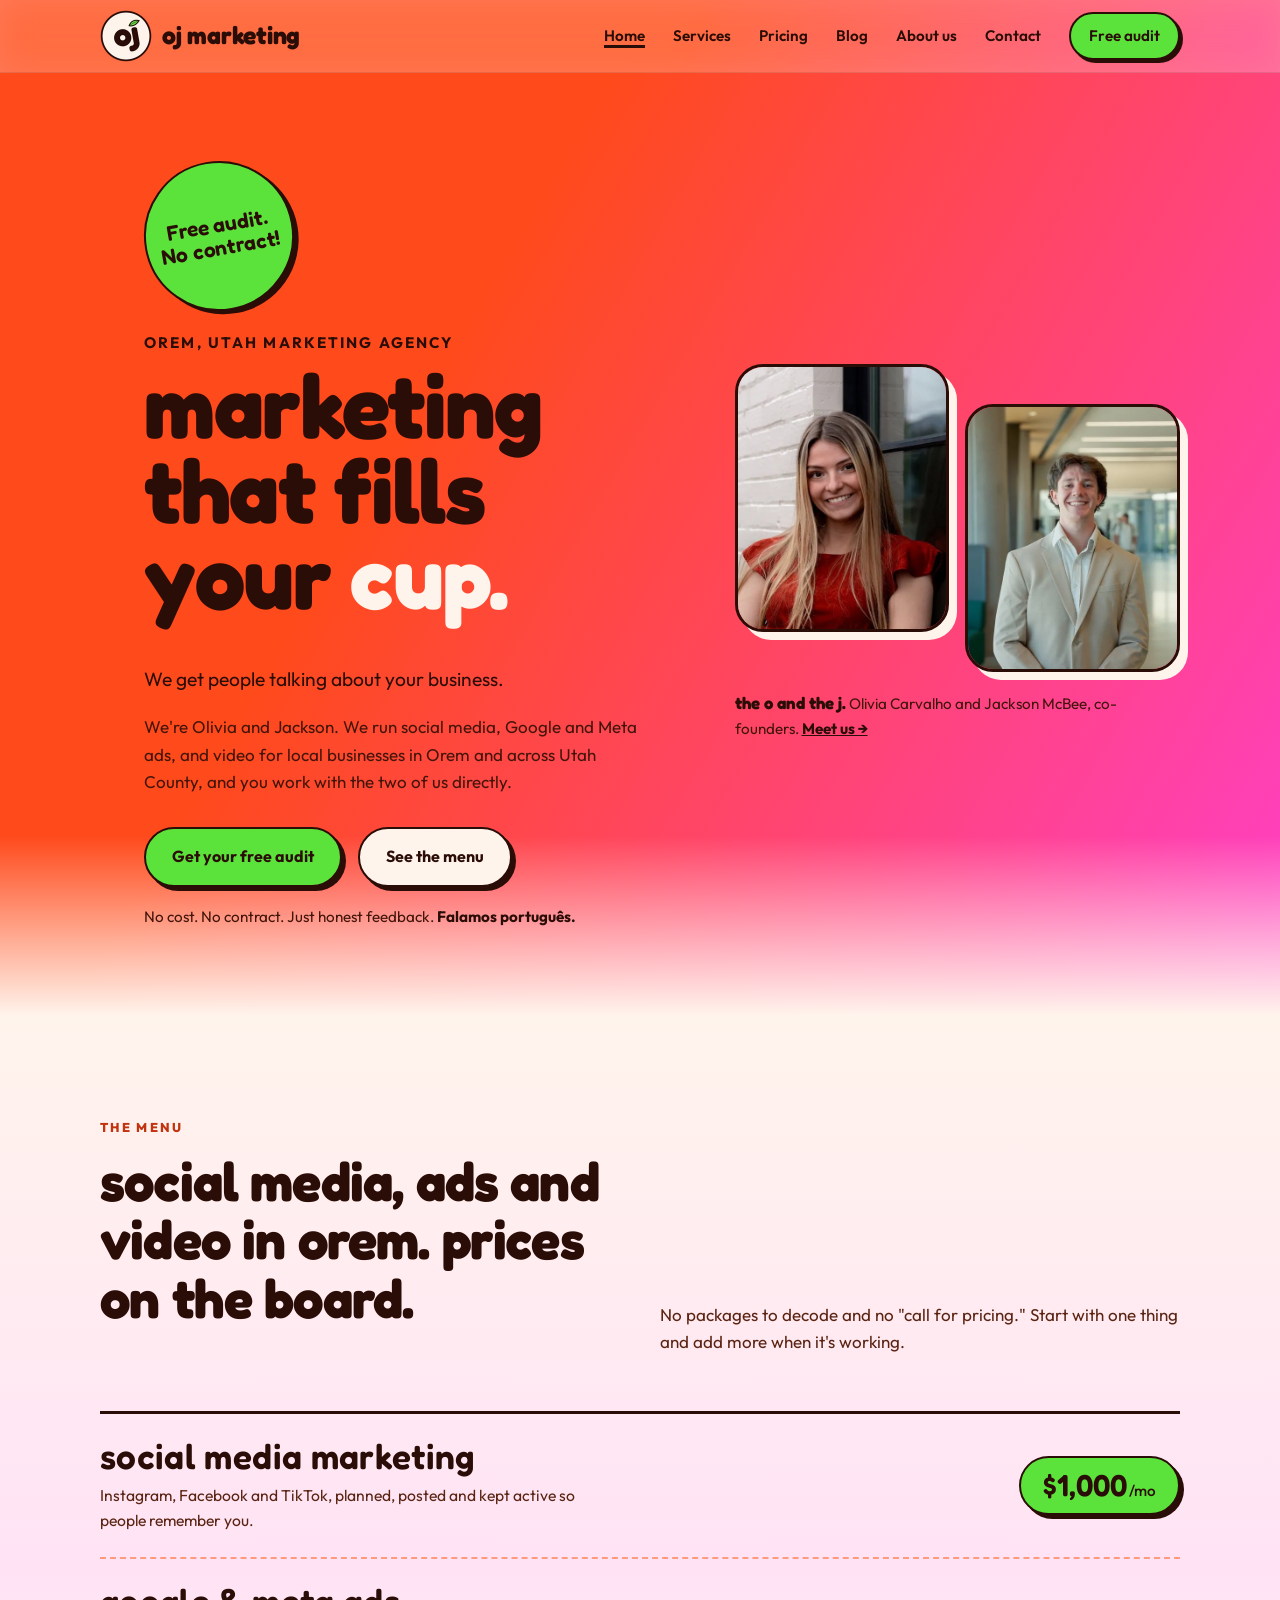
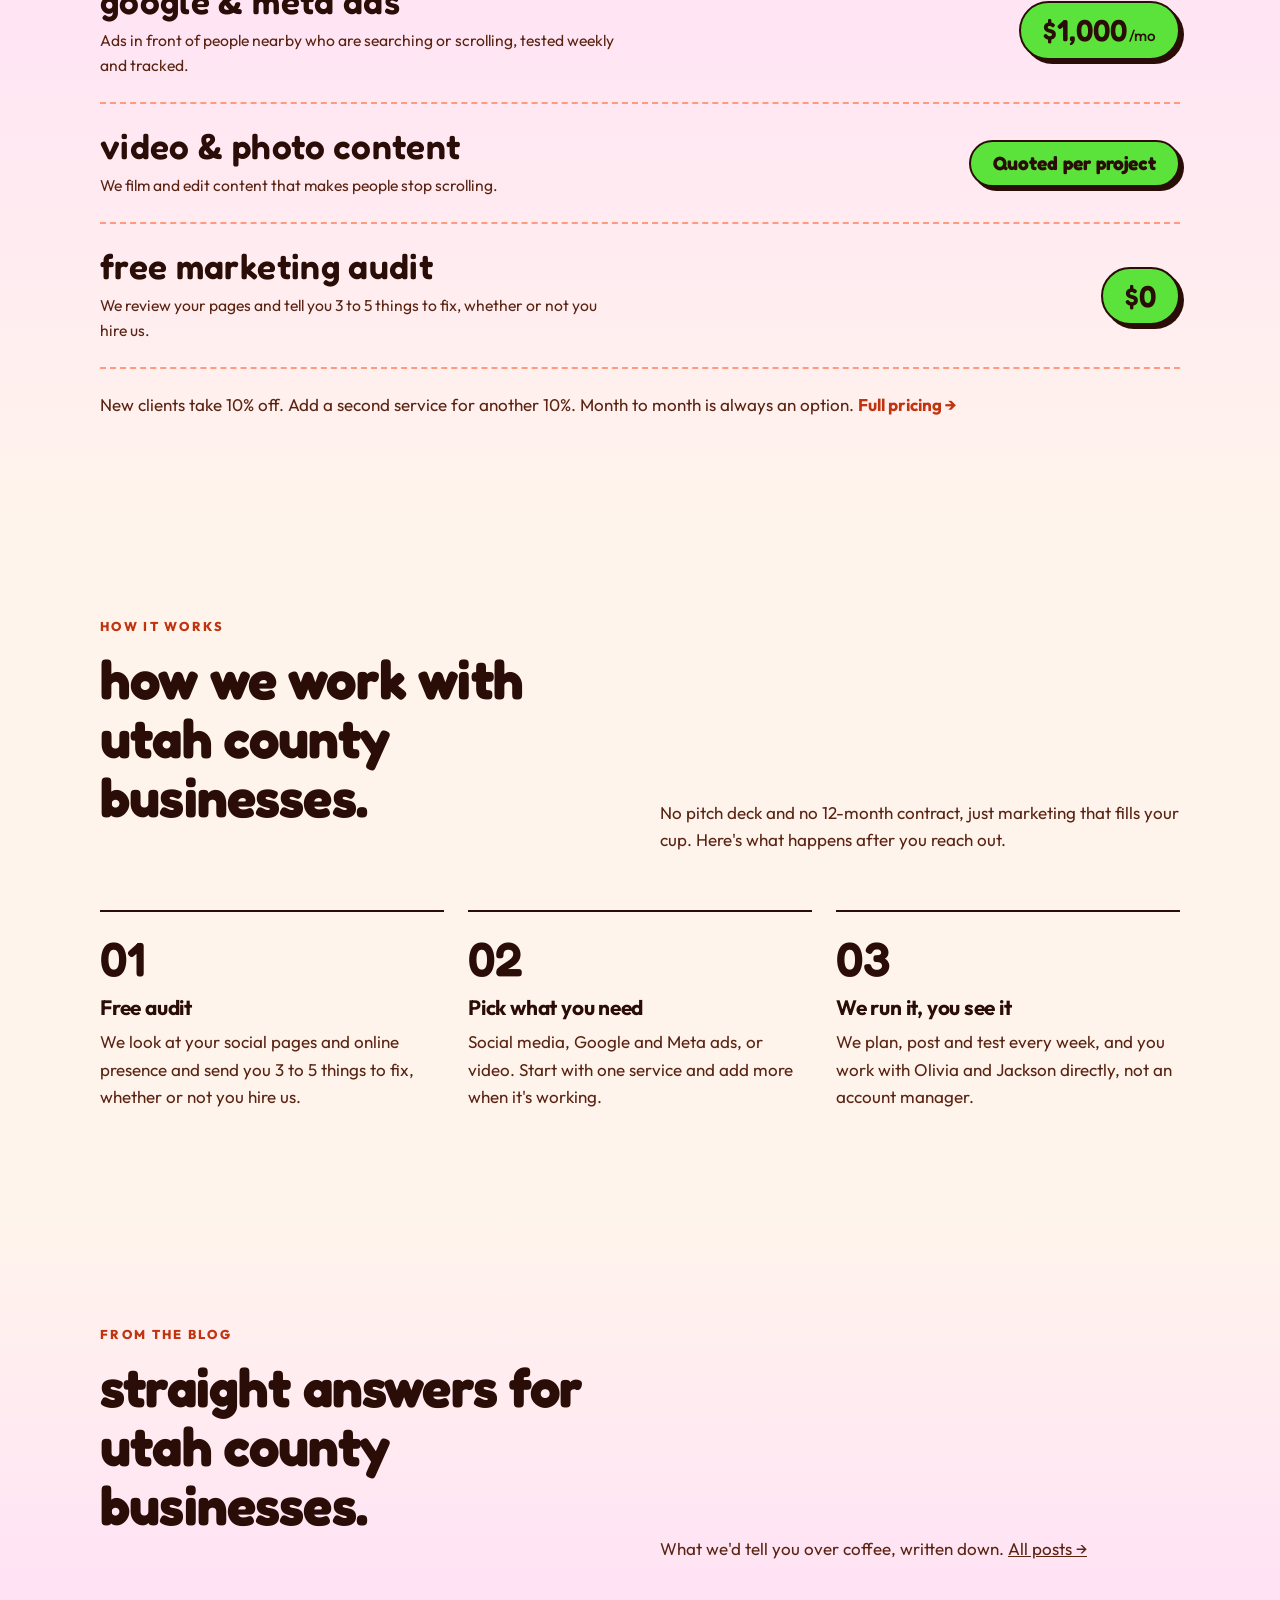
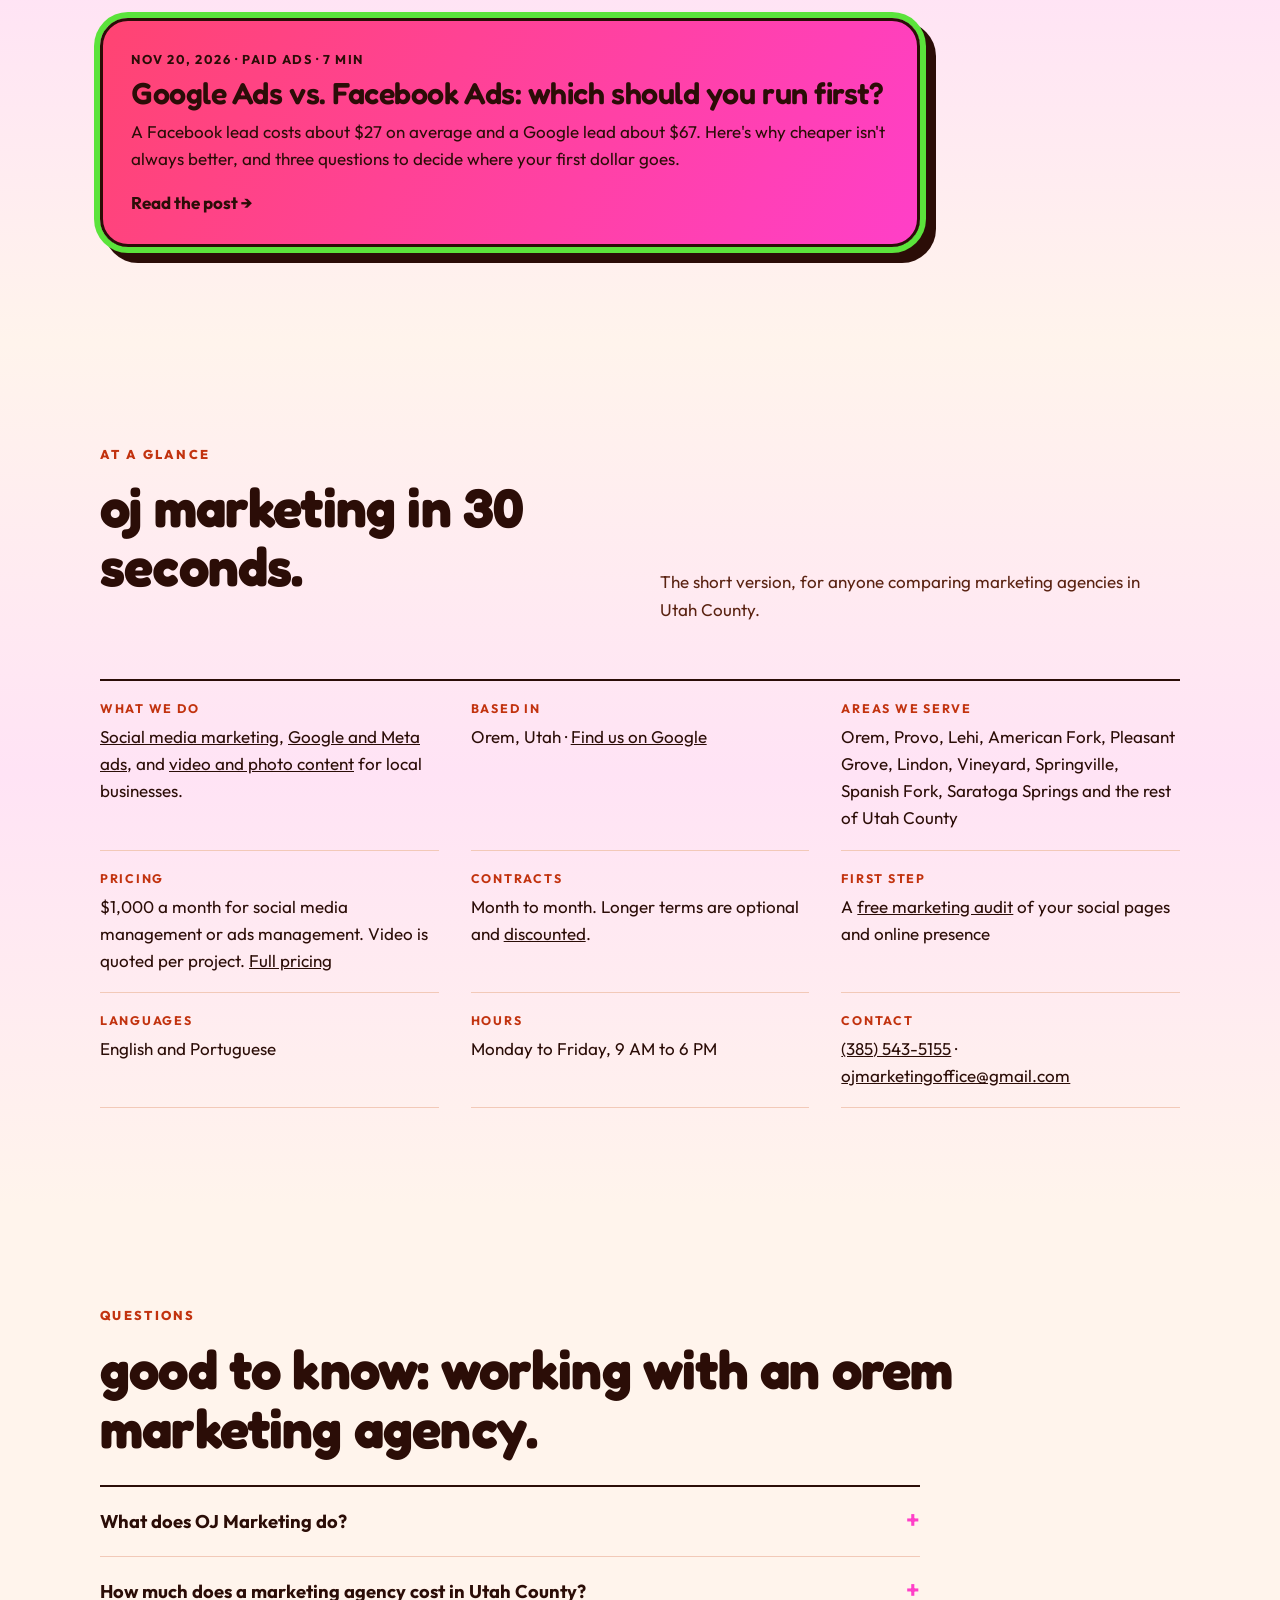
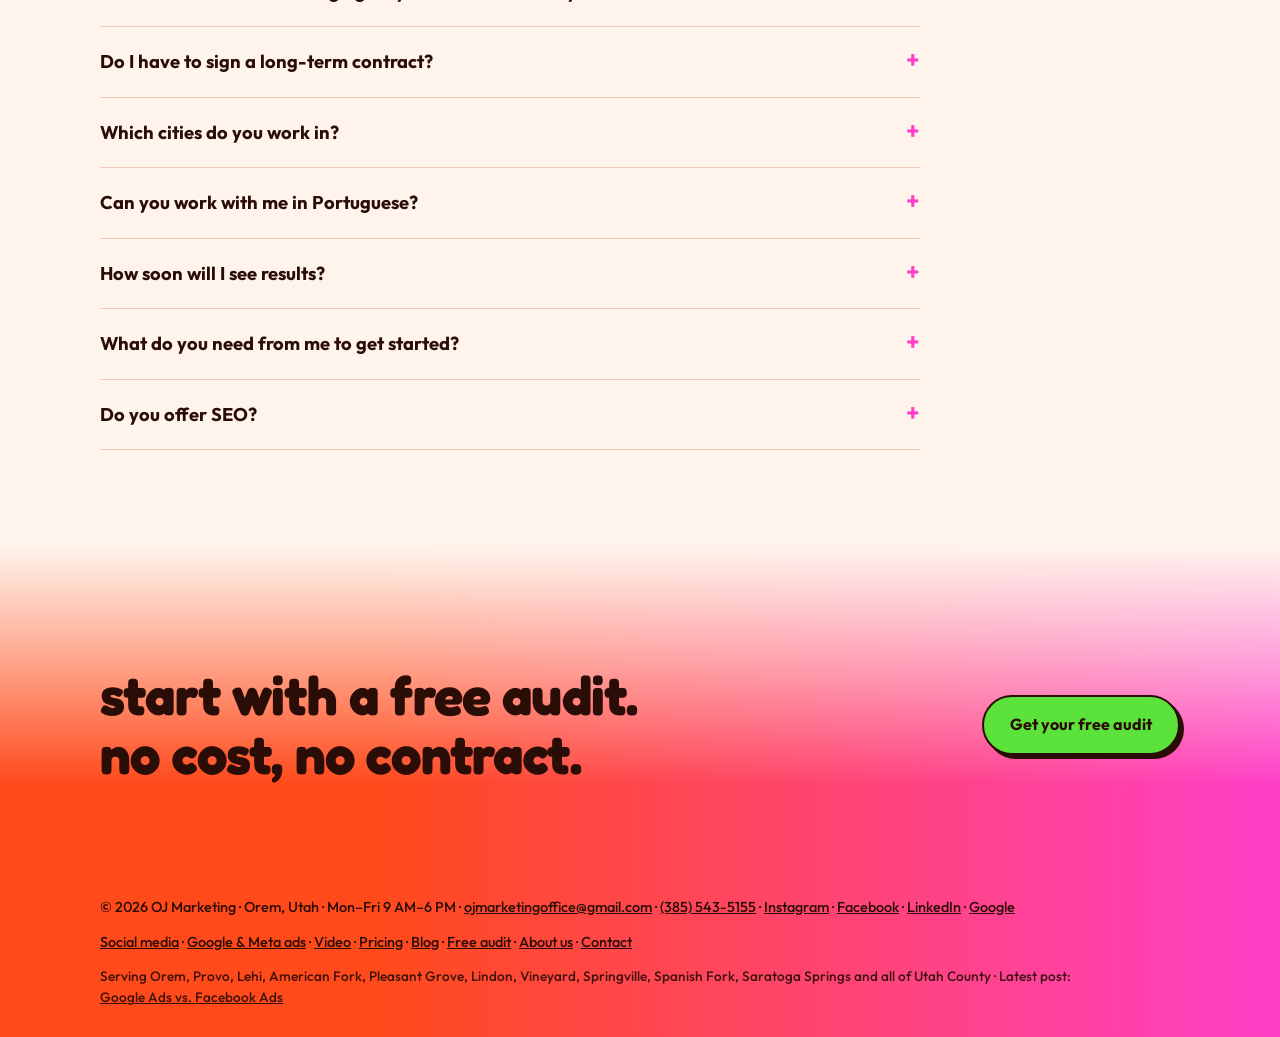
<file: index.html>
<!doctype html>
<html lang="en">
<head>
  <!-- Google tag -->
  <script>
    window.dataLayer = window.dataLayer || [];
    function gtag(){dataLayer.push(arguments);}
    gtag('js', new Date());
    window.addEventListener('load', function () {
      var s = document.createElement('script');
      s.async = true;
      s.src = 'https://www.googletagmanager.com/gtm.js?id=GTM-P9J9255J';
      document.head.appendChild(s);
    });
  </script>
  <meta charset="utf-8">
  <meta name="viewport" content="width=device-width, initial-scale=1">
  <meta name="google-site-verification" content="iBfoEwoM36xCEwG9-CM_v7SPLyj4x8BMgAwXV9j3EQY" />
  <title>Orem Marketing Agency for Local Businesses | OJ Marketing</title>
  <meta name="description" content="Social media, Google &amp; Meta ads, and video for Orem and Utah County businesses, run by the two founders you&#x27;ll work with. Start with a free audit.">
  <link rel="canonical" href="https://theojmedia.com/">
  <link rel="icon" href="assets/favicon-48.png?v=3" sizes="48x48" type="image/png">
  <link rel="apple-touch-icon" href="assets/apple-touch-icon.png?v=3">
  <meta name="theme-color" content="#FF4A1C">

  <meta property="og:site_name" content="OJ Marketing">
  <meta property="og:locale" content="en_US">
  <meta property="og:type" content="website">
  <meta property="og:title" content="Orem Marketing Agency for Local Businesses | OJ Marketing">
  <meta property="og:description" content="Social media, Google &amp; Meta ads, and video for Orem and Utah County businesses, run by the two founders you&#x27;ll work with. Start with a free audit.">
  <meta property="og:url" content="https://theojmedia.com/">
  <meta property="og:image" content="https://theojmedia.com/assets/og-image.png?v=3">
  <meta property="og:image:width" content="1200">
  <meta property="og:image:height" content="630">
  <meta property="og:image:alt" content="OJ Marketing, marketing that fills your cup. Orem, Utah.">
  <meta name="twitter:card" content="summary_large_image">
  <meta name="twitter:title" content="Orem Marketing Agency for Local Businesses | OJ Marketing">
  <meta name="twitter:description" content="Social media, Google &amp; Meta ads, and video for Orem and Utah County businesses, run by the two founders you&#x27;ll work with. Start with a free audit.">
  <meta name="twitter:image" content="https://theojmedia.com/assets/og-image.png?v=3">
  <meta name="twitter:image:alt" content="OJ Marketing, marketing that fills your cup. Orem, Utah.">
  <link rel="preload" href="assets/fonts/Fredoka-Bold.woff" as="font" type="font/woff" crossorigin>
  <link rel="preload" href="assets/fonts/Outfit-Var.woff" as="font" type="font/woff" crossorigin>
  <link rel="stylesheet" href="styles.css?v=11">

  <script type="application/ld+json">
{
  "@context": "https://schema.org",
  "@graph": [
    {
      "@type": "ProfessionalService",
      "@id": "https://theojmedia.com/#org",
      "name": "OJ Marketing",
      "slogan": "Marketing that fills your cup",
      "description": "Marketing agency in Orem, Utah for local businesses: social media marketing, Google and Meta ads, and video content.",
      "url": "https://theojmedia.com/",
      "logo": "https://theojmedia.com/assets/logo-512.png?v=3",
      "image": "https://theojmedia.com/assets/og-image.png?v=3",
      "telephone": "+1-385-543-5155",
      "sameAs": ["https://www.instagram.com/ojmarketing.utah/", "https://www.facebook.com/Ojmarketingutah", "https://www.linkedin.com/company/ojmarketing/", "https://g.page/r/CdfvxJYsuxeDEBM"],
      "hasMap": "https://g.page/r/CdfvxJYsuxeDEBM",
      "email": "ojmarketingoffice@gmail.com",
      "address": {
        "@type": "PostalAddress",
        "addressLocality": "Orem",
        "addressRegion": "UT",
        "postalCode": "84058",
        "addressCountry": "US"
      },
      "areaServed": [
        {
          "@type": "City",
          "name": "Orem, UT"
        },
        {
          "@type": "City",
          "name": "Provo, UT"
        },
        {
          "@type": "City",
          "name": "Lehi, UT"
        },
        {
          "@type": "City",
          "name": "American Fork, UT"
        },
        {
          "@type": "City",
          "name": "Springville, UT"
        },
        {
          "@type": "City",
          "name": "Pleasant Grove, UT"
        },
        {
          "@type": "City",
          "name": "Lindon, UT"
        },
        {
          "@type": "City",
          "name": "Vineyard, UT"
        },
        {
          "@type": "City",
          "name": "Spanish Fork, UT"
        },
        {
          "@type": "City",
          "name": "Saratoga Springs, UT"
        },
        {
          "@type": "AdministrativeArea",
          "name": "Utah County, Utah"
        }
      ],
      "priceRange": "$$",
      "openingHoursSpecification": [
        {
          "@type": "OpeningHoursSpecification",
          "dayOfWeek": ["Monday", "Tuesday", "Wednesday", "Thursday", "Friday"],
          "opens": "09:00",
          "closes": "18:00"
        }
      ],
      "contactPoint": {
        "@type": "ContactPoint",
        "contactType": "sales",
        "telephone": "+1-385-543-5155",
        "email": "ojmarketingoffice@gmail.com",
        "areaServed": "US-UT",
        "availableLanguage": ["English", "Portuguese"]
      },
      "knowsAbout": [
        "Social media marketing",
        "Social media management",
        "Google Ads",
        "Meta ads",
        "Facebook ads",
        "Instagram marketing",
        "TikTok marketing",
        "Video production",
        "Local marketing"
      ],
      "knowsLanguage": [
        "en",
        "pt"
      ],
      "founder": [
        {
          "@id": "https://theojmedia.com/about.html#jackson"
        },
        {
          "@id": "https://theojmedia.com/about.html#olivia"
        }
      ],
      "hasOfferCatalog": {
        "@type": "OfferCatalog",
        "name": "Marketing services",
        "itemListElement": [
          {
            "@type": "Offer",
            "itemOffered": {
              "@id": "https://theojmedia.com/social-media-marketing-orem.html#service"
            }
          },
          {
            "@type": "Offer",
            "itemOffered": {
              "@id": "https://theojmedia.com/google-meta-ads-orem.html#service"
            }
          },
          {
            "@type": "Offer",
            "itemOffered": {
              "@id": "https://theojmedia.com/video-production-orem.html#service"
            }
          }
        ]
      }
    },
    {
      "@type": "WebSite",
      "@id": "https://theojmedia.com/#website",
      "url": "https://theojmedia.com/",
      "name": "OJ Marketing",
      "publisher": {
        "@id": "https://theojmedia.com/#org"
      },
      "inLanguage": "en-US"
    },
    {
      "@type": "WebPage",
      "@id": "https://theojmedia.com/#webpage",
      "url": "https://theojmedia.com/",
      "name": "OJ Marketing",
      "isPartOf": {
        "@id": "https://theojmedia.com/#website"
      },
      "about": {
        "@id": "https://theojmedia.com/#org"
      }
    }
  ]
}
  </script>
  <script type="application/ld+json">
{
  "@context": "https://schema.org",
  "@type": "FAQPage",
  "@id": "https://theojmedia.com/#faq",
  "url": "https://theojmedia.com/",
  "mainEntity": [
    {
      "@type": "Question",
      "name": "What does OJ Marketing do?",
      "acceptedAnswer": {
        "@type": "Answer",
        "text": "OJ Marketing is a marketing agency in Orem, Utah. We run social media for local businesses, manage Google and Meta ads, and film and edit video and photo content. Every client starts with a free marketing audit."
      }
    },
    {
      "@type": "Question",
      "name": "How much does a marketing agency cost in Utah County?",
      "acceptedAnswer": {
        "@type": "Answer",
        "text": "Our social media management and our ads management are each $1,000 a month before discounts. New clients get 10% off, adding a second service takes 10% off, and 6 or 12 month terms save 15 to 20%. Video is priced per project."
      }
    },
    {
      "@type": "Question",
      "name": "Do I have to sign a long-term contract?",
      "acceptedAnswer": {
        "@type": "Answer",
        "text": "No. You can go month to month. 3, 6 and 12 month terms are optional, and 6 and 12 month terms come with a discount."
      }
    },
    {
      "@type": "Question",
      "name": "Which cities do you work in?",
      "acceptedAnswer": {
        "@type": "Answer",
        "text": "We're based in Orem and work with businesses in Orem, Provo, Lehi, American Fork, Pleasant Grove, Lindon, Vineyard, Springville, Spanish Fork, Saratoga Springs and the rest of Utah County. We come to you for shoots and meetings."
      }
    },
    {
      "@type": "Question",
      "name": "Can you work with me in Portuguese?",
      "acceptedAnswer": {
        "@type": "Answer",
        "text": "Yes. Jackson speaks Portuguese fluently and can help you in Portuguese from the first call."
      }
    },
    {
      "@type": "Question",
      "name": "How soon will I see results?",
      "acceptedAnswer": {
        "@type": "Answer",
        "text": "Ads usually start bringing in useful data in the first week, and we adjust them every week from there. Social media takes longer: plan on about 2 to 3 months of consistent posting before it really builds."
      }
    },
    {
      "@type": "Question",
      "name": "What do you need from me to get started?",
      "acceptedAnswer": {
        "@type": "Answer",
        "text": "Access to your social media and ad accounts, about 30 minutes for the free audit, and photos or a filming day if you want video content."
      }
    },
    {
      "@type": "Question",
      "name": "Do you offer SEO?",
      "acceptedAnswer": {
        "@type": "Answer",
        "text": "Not yet. Right now we focus on social media, Google and Meta ads, and video. If search is your biggest gap, we'll tell you in your free audit."
      }
    }
  ]
}
  </script>
</head>
<body>

<header class="header">
  <div class="wrap header__inner">
    <a class="brand" href="./" aria-label="OJ Marketing home">
      <img src="assets/logo-104.webp?v=4" alt="OJ Marketing logo" width="52" height="52">
      <span>OJ Marketing</span>
    </a>
    <button class="menu-toggle" aria-expanded="false" aria-controls="nav">Menu</button>
    <nav class="nav" id="nav">
      <a href="./" aria-current="page">Home</a>
      <a href="services.html">Services</a>
      <a href="pricing.html">Pricing</a>
      <a href="blog.html">Blog</a>
      <a href="about.html">About us</a>
      <a href="contact.html">Contact</a>
      <a class="btn" href="audit.html">Free audit</a>
    </nav>
  </div>
</header>

<main>

<!-- HERO -->
  <section class="hero">
    <div class="wrap hero__grid">
      <div>
        <div class="sticker" aria-hidden="true">Free audit.<br>No contract!</div>
        <h1><span class="h1-pre" style="display:block">Orem, Utah marketing agency</span>Marketing that fills your <span class="hl">cup.</span></h1>
        <p class="lede">We get people talking about your business.</p>
        <p class="muted" style="max-width:46ch">We're Olivia and Jackson. We run social media, Google and Meta ads, and video for local businesses in Orem and across Utah County, and you work with the two of us directly.</p>
        <div class="hero__actions">
          <a class="btn" href="audit.html">Get your free audit</a>
          <a class="btn btn--ghost" href="#menu">See the menu</a>
        </div>
        <p class="hero__note" style="margin-top:18px">No cost. No contract. Just honest feedback. <b lang="pt">Falamos português.</b></p>
      </div>
      <figure class="founders">
        <a class="founders__pics" href="about.html" aria-label="Meet Olivia and Jackson">
          <img src="assets/headshots/olivia-480.webp" alt="Olivia Carvalho, co-founder of OJ Marketing, a social media and ads agency in Orem, Utah" width="480" height="600" fetchpriority="high">
          <img src="assets/headshots/jackson-480.webp" alt="Jackson McBee, co-founder of OJ Marketing in Orem, Utah" width="480" height="600">
        </a>
        <figcaption><b>the o and the j.</b> Olivia Carvalho and Jackson McBee, co-founders. <a href="about.html">Meet us &rarr;</a></figcaption>
      </figure>
    </div>
  </section>

<!-- THE MENU -->
  <section class="section menu-board" id="menu">
    <div class="wrap">
      <div class="section-head">
        <div>
          <span class="kicker">The menu</span>
          <h2>Social media, ads and video in Orem. Prices on the board.</h2>
        </div>
        <p class="muted">No packages to decode and no "call for pricing." Start with one thing and add more when it's working.</p>
      </div>
      <ul class="menu">
        <li>
          <a href="social-media-marketing-orem.html">
            <span class="menu__item"><b>Social media marketing</b><small>Instagram, Facebook and TikTok, planned, posted and kept active so people remember you.</small></span>
            <span class="menu__dots" aria-hidden="true"></span>
            <span class="menu__price">$1,000<small>/mo</small></span>
          </a>
        </li>
        <li>
          <a href="google-meta-ads-orem.html">
            <span class="menu__item"><b>Google &amp; Meta ads</b><small>Ads in front of people nearby who are searching or scrolling, tested weekly and tracked.</small></span>
            <span class="menu__dots" aria-hidden="true"></span>
            <span class="menu__price">$1,000<small>/mo</small></span>
          </a>
        </li>
        <li>
          <a href="video-production-orem.html">
            <span class="menu__item"><b>Video &amp; photo content</b><small>We film and edit content that makes people stop scrolling.</small></span>
            <span class="menu__dots" aria-hidden="true"></span>
            <span class="menu__price menu__price--sm">Quoted per project</span>
          </a>
        </li>
        <li>
          <a href="audit.html">
            <span class="menu__item"><b>Free marketing audit</b><small>We review your pages and tell you 3 to 5 things to fix, whether or not you hire us.</small></span>
            <span class="menu__dots" aria-hidden="true"></span>
            <span class="menu__price">$0</span>
          </a>
        </li>
      </ul>
      <p class="menu__note">New clients take 10% off. Add a second service for another 10%. Month to month is always an option. <a href="pricing.html">Full pricing &rarr;</a></p>
    </div>
  </section>

<!-- HOW IT WORKS -->
  <section class="section" id="how">
    <div class="wrap">
      <div class="section-head">
        <div>
          <span class="kicker">How it works</span>
          <h2>How we work with Utah County businesses.</h2>
        </div>
        <p class="muted">No pitch deck and no 12-month contract, just marketing that fills your cup. Here's what happens after you reach out.</p>
      </div>
      <div class="steps">
        <div class="step">
          <h3>Free audit</h3>
          <p class="muted">We look at your social pages and online presence and send you 3 to 5 things to fix, whether or not you hire us.</p>
        </div>
        <div class="step">
          <h3>Pick what you need</h3>
          <p class="muted">Social media, Google and Meta ads, or video. Start with one service and add more when it's working.</p>
        </div>
        <div class="step">
          <h3>We run it, you see it</h3>
          <p class="muted">We plan, post and test every week, and you work with Olivia and Jackson directly, not an account manager.</p>
        </div>
      </div>
    </div>
  </section>

<!-- FROM THE BLOG -->
  <section class="section section--blog">
    <div class="wrap">
      <div class="section-head">
        <div>
          <span class="kicker">From the blog</span>
          <h2>Straight answers for Utah County businesses.</h2>
        </div>
        <p class="muted">What we'd tell you over coffee, written down. <a href="blog.html">All posts &rarr;</a></p>
      </div>
      <a class="post-card post-card--wide post-card--feature" href="google-ads-vs-facebook-ads-utah-county.html">
        <span class="post-card__meta"><time datetime="2026-11-20">Nov 20, 2026</time> &middot; Paid ads &middot; 7 min</span>
        <h3 class="post-card__h">Google Ads vs. Facebook Ads: which should you run first?</h3>
        <p>A Facebook lead costs about $27 on average and a Google lead about $67. Here's why cheaper isn't always better, and three questions to decide where your first dollar goes.</p>
        <span class="teaser__go">Read the post &rarr;</span>
      </a>
    </div>
  </section>

  <!-- AT A GLANCE -->
  <section class="section section--alt">
    <div class="wrap">
      <div class="section-head">
        <div>
          <span class="kicker">At a glance</span>
          <h2>OJ Marketing in 30 seconds.</h2>
        </div>
        <p class="muted">The short version, for anyone comparing marketing agencies in Utah County.</p>
      </div>
      <dl class="facts">
        <div><dt>What we do</dt><dd><a href="social-media-marketing-orem.html">Social media marketing</a>, <a href="google-meta-ads-orem.html">Google and Meta ads</a>, and <a href="video-production-orem.html">video and photo content</a> for local businesses.</dd></div>
        <div><dt>Based in</dt><dd>Orem, Utah &middot; <a href="https://g.page/r/CdfvxJYsuxeDEBM" target="_blank" rel="noopener">Find us on Google</a></dd></div>
        <div><dt>Areas we serve</dt><dd>Orem, Provo, Lehi, American Fork, Pleasant Grove, Lindon, Vineyard, Springville, Spanish Fork, Saratoga Springs and the rest of Utah County</dd></div>
        <div><dt>Pricing</dt><dd>$1,000 a month for social media management or ads management. Video is quoted per project. <a href="pricing.html">Full pricing</a></dd></div>
        <div><dt>Contracts</dt><dd>Month to month. Longer terms are optional and <a href="pricing.html">discounted</a>.</dd></div>
        <div><dt>First step</dt><dd>A <a href="audit.html">free marketing audit</a> of your social pages and online presence</dd></div>
        <div><dt>Languages</dt><dd>English and Portuguese</dd></div>
        <div><dt>Hours</dt><dd>Monday to Friday, 9 AM to 6 PM</dd></div>
        <div><dt>Contact</dt><dd><a href="tel:+13855435155">(385) 543-5155</a> &middot; <a href="mailto:ojmarketingoffice@gmail.com">ojmarketingoffice@gmail.com</a></dd></div>
      </dl>
    </div>
  </section>

  <!-- FAQ -->
  <section class="section">
    <div class="wrap">
      <span class="kicker">Questions</span>
      <h2>Good to know: working with an Orem marketing agency.</h2>
      <div class="faq">
        <details>
          <summary>What does OJ Marketing do?</summary>
          <p>OJ Marketing is a marketing agency in Orem, Utah. We run social media for local businesses, manage Google and Meta ads, and film and edit video and photo content. Every client starts with a free marketing audit.</p>
        </details>
        <details>
          <summary>How much does a marketing agency cost in Utah County?</summary>
          <p>Our social media management and our ads management are each $1,000 a month before discounts. New clients get 10% off, adding a second service takes 10% off, and 6 or 12 month terms save 15 to 20%. Video is priced per project.</p>
        </details>
        <details>
          <summary>Do I have to sign a long-term contract?</summary>
          <p>No. You can go month to month. 3, 6 and 12 month terms are optional, and 6 and 12 month terms come with a discount. See <a href="pricing.html">pricing</a> for the details.</p>
        </details>
        <details>
          <summary>Which cities do you work in?</summary>
          <p>We're based in Orem and work with businesses in Orem, Provo, Lehi, American Fork, Pleasant Grove, Lindon, Vineyard, Springville, Spanish Fork, Saratoga Springs and the rest of Utah County. We come to you for shoots and meetings.</p>
        </details>
        <details>
          <summary>Can you work with me in Portuguese?</summary>
          <p>Yes. <a href="about.html#jackson">Jackson</a> speaks Portuguese fluently and can help you in Portuguese from the first call. Just <a href="contact.html">call or text</a>.</p>
        </details>
        <details>
          <summary>How soon will I see results?</summary>
          <p>Ads usually start bringing in useful data in the first week, and we adjust them every week from there. Social media takes longer: plan on about 2 to 3 months of consistent posting before it really builds.</p>
        </details>
        <details>
          <summary>What do you need from me to get started?</summary>
          <p>Access to your social media and ad accounts, about 30 minutes for the free audit, and photos or a filming day if you want video content.</p>
        </details>
        <details>
          <summary>Do you offer SEO?</summary>
          <p>Not yet. Right now we focus on social media, Google and Meta ads, and video. If search is your biggest gap, we'll tell you in your free audit.</p>
        </details>
      </div>
    </div>
  </section>

  <section class="section section--dark cta-band">
    <div class="wrap cta-band__inner">
      <h2>Start with a free audit. No cost, no contract.</h2>
      <a class="btn" href="audit.html">Get your free audit</a>
    </div>
  </section>

</main>

<footer class="footer">
  <div class="wrap footer__inner">
    <span>&copy; <span id="year">2026</span> OJ Marketing &middot; Orem, Utah &middot; Mon&ndash;Fri 9 AM&ndash;6 PM &middot; <a href="mailto:ojmarketingoffice@gmail.com">ojmarketingoffice@gmail.com</a> &middot; <a href="tel:+13855435155">(385) 543-5155</a> &middot; <a href="https://www.instagram.com/ojmarketing.utah/" target="_blank" rel="noopener">Instagram</a> &middot; <a href="https://www.facebook.com/Ojmarketingutah" target="_blank" rel="noopener">Facebook</a> &middot; <a href="https://www.linkedin.com/company/ojmarketing/" target="_blank" rel="noopener">LinkedIn</a> &middot; <a href="https://g.page/r/CdfvxJYsuxeDEBM" target="_blank" rel="noopener">Google</a></span>
    <span><a href="social-media-marketing-orem.html">Social media</a> &middot; <a href="google-meta-ads-orem.html">Google &amp; Meta ads</a> &middot; <a href="video-production-orem.html">Video</a> &middot; <a href="pricing.html">Pricing</a> &middot; <a href="blog.html">Blog</a> &middot; <a href="audit.html">Free audit</a> &middot; <a href="about.html">About us</a> &middot; <a href="contact.html">Contact</a></span>
    <span class="footer__areas">Serving Orem, Provo, Lehi, American Fork, Pleasant Grove, Lindon, Vineyard, Springville, Spanish Fork, Saratoga Springs and all of Utah County &middot; Latest post: <a href="google-ads-vs-facebook-ads-utah-county.html">Google Ads vs. Facebook Ads</a></span>
  </div>
</footer>

<script src="site.js?v=2"></script>
</body>
</html>
</file>
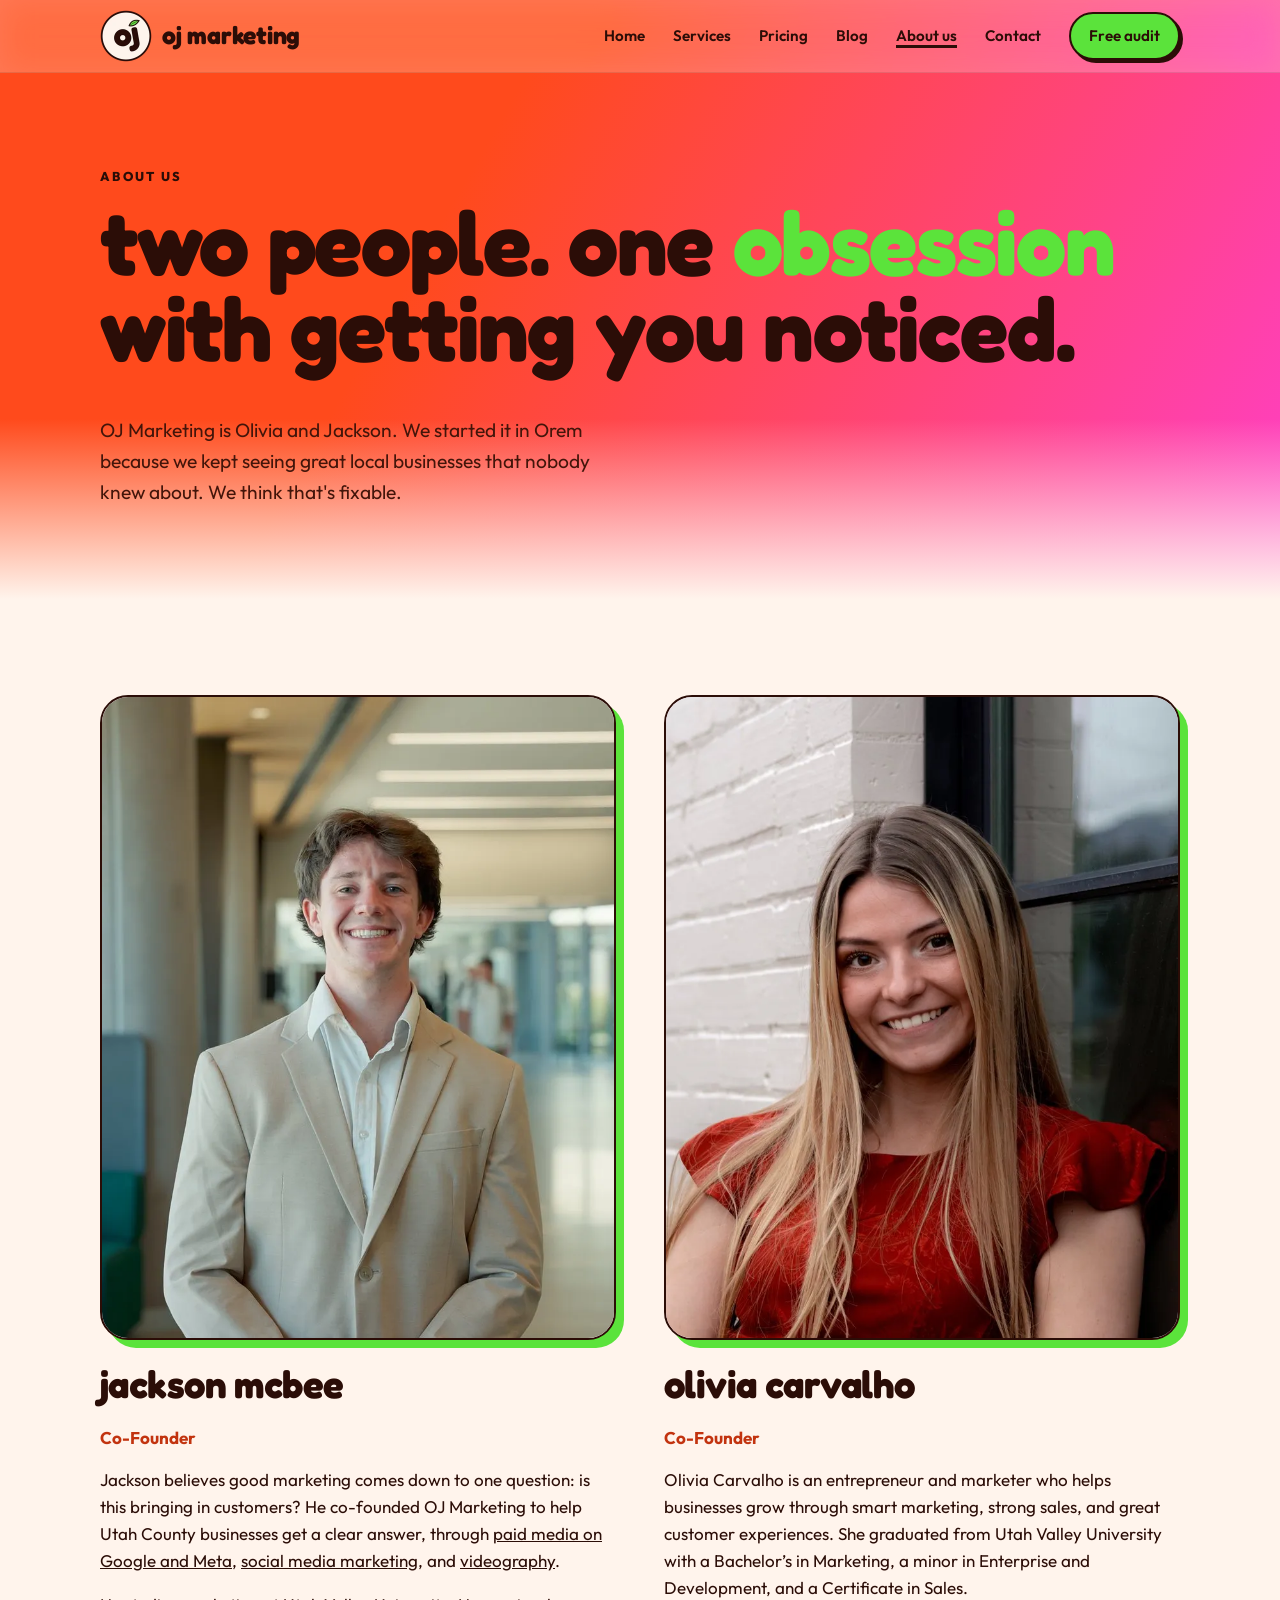
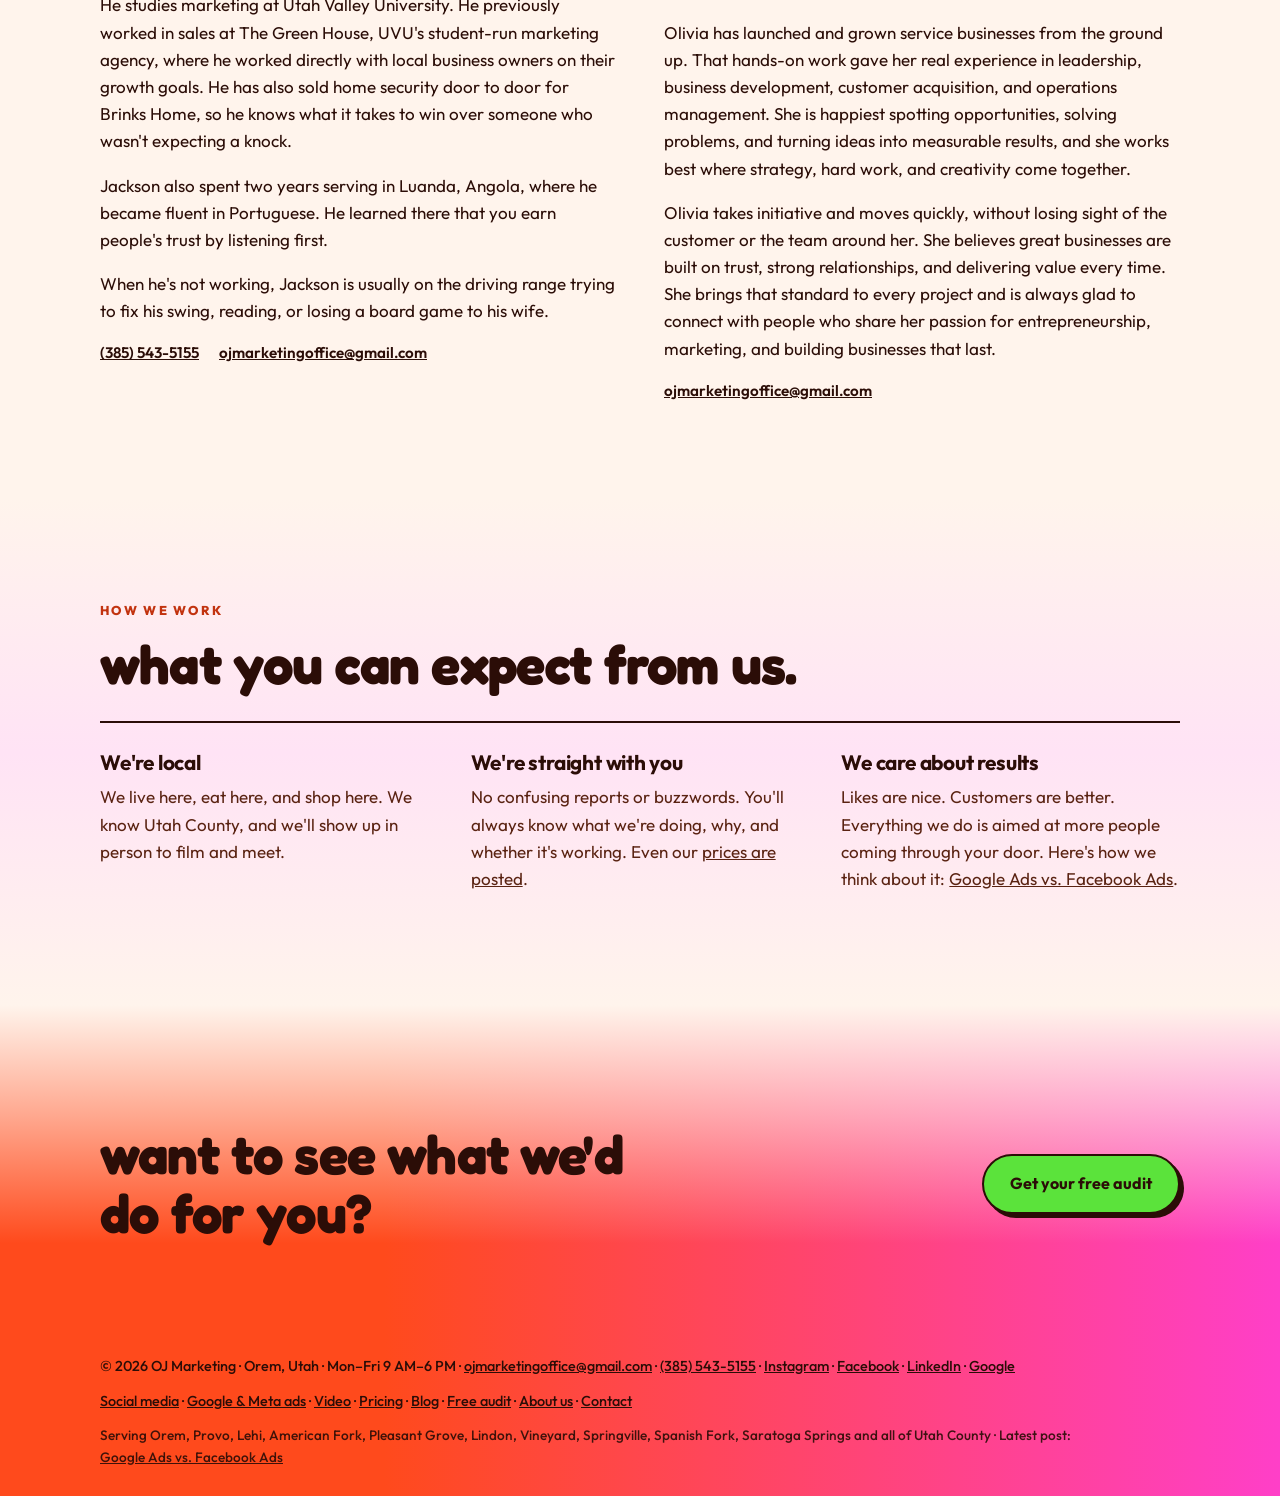
<file: about.html>
<!doctype html>
<html lang="en">
<head>
  <!-- Google tag -->
  <script>
    window.dataLayer = window.dataLayer || [];
    function gtag(){dataLayer.push(arguments);}
    gtag('js', new Date());
    window.addEventListener('load', function () {
      var s = document.createElement('script');
      s.async = true;
      s.src = 'https://www.googletagmanager.com/gtm.js?id=GTM-P9J9255J';
      document.head.appendChild(s);
    });
  </script>
  <meta charset="utf-8">
  <meta name="viewport" content="width=device-width, initial-scale=1">
  <title>Meet Jackson &amp; Olivia, Founders of OJ Marketing in Orem</title>
  <meta name="description" content="Olivia Carvalho and Jackson McBee started OJ Marketing in Orem to help great Utah County businesses get noticed. Meet the o and the j behind the work.">
  <link rel="canonical" href="https://theojmedia.com/about.html">
  <link rel="icon" href="assets/favicon-48.png?v=3" sizes="48x48" type="image/png">
  <link rel="apple-touch-icon" href="assets/apple-touch-icon.png?v=3">
  <meta name="theme-color" content="#FF4A1C">

  <meta property="og:site_name" content="OJ Marketing">
  <meta property="og:locale" content="en_US">
  <meta property="og:type" content="website">
  <meta property="og:title" content="Meet Jackson &amp; Olivia, Founders of OJ Marketing in Orem">
  <meta property="og:description" content="Olivia Carvalho and Jackson McBee started OJ Marketing in Orem to help great Utah County businesses get noticed. Meet the o and the j behind the work.">
  <meta property="og:url" content="https://theojmedia.com/about.html">
  <meta property="og:image" content="https://theojmedia.com/assets/og-image.png?v=3">
  <meta property="og:image:width" content="1200">
  <meta property="og:image:height" content="630">
  <meta property="og:image:alt" content="OJ Marketing, marketing that fills your cup. Orem, Utah.">
  <meta name="twitter:card" content="summary_large_image">
  <meta name="twitter:title" content="Meet Jackson &amp; Olivia, Founders of OJ Marketing in Orem">
  <meta name="twitter:description" content="Olivia Carvalho and Jackson McBee started OJ Marketing in Orem to help great Utah County businesses get noticed. Meet the o and the j behind the work.">
  <meta name="twitter:image" content="https://theojmedia.com/assets/og-image.png?v=3">
  <meta name="twitter:image:alt" content="OJ Marketing, marketing that fills your cup. Orem, Utah.">
  <link rel="preload" href="assets/fonts/Fredoka-Bold.woff" as="font" type="font/woff" crossorigin>
  <link rel="preload" href="assets/fonts/Outfit-Var.woff" as="font" type="font/woff" crossorigin>
  <link rel="stylesheet" href="styles.css?v=11">

  <script type="application/ld+json">
{
  "@context": "https://schema.org",
  "@graph": [
    {
      "@type": "AboutPage",
      "@id": "https://theojmedia.com/about.html#webpage",
      "url": "https://theojmedia.com/about.html",
      "about": {
        "@id": "https://theojmedia.com/#org"
      },
      "isPartOf": {
        "@id": "https://theojmedia.com/#website"
      }
    },
    {
      "@type": "Person",
      "@id": "https://theojmedia.com/about.html#jackson",
      "name": "Jackson McBee",
      "jobTitle": "Co-founder",
      "worksFor": {
        "@id": "https://theojmedia.com/#org"
      },
      "image": "https://theojmedia.com/assets/headshots/jackson.jpg",
      "knowsLanguage": [
        "en",
        "pt"
      ],
      "url": "https://theojmedia.com/about.html#jackson"
    },
    {
      "@type": "Person",
      "@id": "https://theojmedia.com/about.html#olivia",
      "name": "Olivia Carvalho",
      "jobTitle": "Co-founder",
      "worksFor": {
        "@id": "https://theojmedia.com/#org"
      },
      "image": "https://theojmedia.com/assets/headshots/olivia.jpg",
      "alumniOf": {
        "@type": "CollegeOrUniversity",
        "name": "Utah Valley University"
      },
      "url": "https://theojmedia.com/about.html#olivia"
    },
    {
      "@type": "BreadcrumbList",
      "itemListElement": [
        {
          "@type": "ListItem",
          "position": 1,
          "name": "Home",
          "item": "https://theojmedia.com/"
        },
        {
          "@type": "ListItem",
          "position": 2,
          "name": "About us",
          "item": "https://theojmedia.com/about.html"
        }
      ]
    }
  ]
}
  </script>
</head>
<body>

<header class="header">
  <div class="wrap header__inner">
    <a class="brand" href="./" aria-label="OJ Marketing home">
      <img src="assets/logo-104.webp?v=4" alt="OJ Marketing logo" width="52" height="52">
      <span>OJ Marketing</span>
    </a>
    <button class="menu-toggle" aria-expanded="false" aria-controls="nav">Menu</button>
    <nav class="nav" id="nav">
      <a href="./">Home</a>
      <a href="services.html">Services</a>
      <a href="pricing.html">Pricing</a>
      <a href="blog.html">Blog</a>
      <a href="about.html" aria-current="page">About us</a>
      <a href="contact.html">Contact</a>
      <a class="btn" href="audit.html">Free audit</a>
    </nav>
  </div>
</header>

<main>
  <section class="hero">
    <div class="wrap">
      <span class="kicker">About us</span>
      <h1>Two people. One <span class="hl" style="color:var(--accent)">obsession</span> with getting you noticed.</h1>
      <p class="lede muted">OJ Marketing is Olivia and Jackson. We started it in Orem because we kept seeing great local businesses that nobody knew about. We think that's fixable.</p>
    </div>
  </section>

  <section class="section">
    <div class="wrap">
      <div class="people">

        <article class="person" id="jackson">
<!-- HEADSHOT: drop a photo at assets/headshots/jackson.jpg and it shows up automatically -->
          <div class="person__photo">
            <span class="initials" data-i="JM" aria-hidden="true"></span>
            <img src="assets/headshots/jackson.webp" alt="Headshot of Jackson McBee, OJ Marketing co-founder who runs Google and Meta ads for Utah County businesses" width="800" height="1000" fetchpriority="high">
          </div>
          <h2 style="font-size:2.4rem">Jackson McBee</h2>
          <div class="person__role">Co-Founder</div>
          <p>Jackson believes good marketing comes down to one question: is this bringing in customers? He co-founded OJ Marketing to help Utah County businesses get a clear answer, through <a href="google-meta-ads-orem.html">paid media on Google and Meta</a>, <a href="social-media-marketing-orem.html">social media marketing</a>, and <a href="video-production-orem.html">videography</a>.</p>
          <p>He studies marketing at Utah Valley University. He previously worked in sales at The Green House, UVU's student-run marketing agency, where he worked directly with local business owners on their growth goals. He has also sold home security door to door for Brinks Home, so he knows what it takes to win over someone who wasn't expecting a knock.</p>
          <p>Jackson also spent two years serving in Luanda, Angola, where he became fluent in Portuguese. He learned there that you earn people's trust by listening first.</p>
          <p>When he's not working, Jackson is usually on the driving range trying to fix his swing, reading, or losing a board game to his wife.</p>
          <div class="person__links">
            <a href="tel:+13855435155">(385) 543-5155</a>
            <a href="mailto:ojmarketingoffice@gmail.com">ojmarketingoffice@gmail.com</a>
          </div>
        </article>

        <article class="person" id="olivia">
          <div class="person__photo">
            <span class="initials" data-i="OC" aria-hidden="true"></span>
            <img src="assets/headshots/olivia.webp" alt="Headshot of Olivia Carvalho, OJ Marketing co-founder and Utah Valley University marketing graduate" width="800" height="1000" loading="lazy">
          </div>
          <h2 style="font-size:2.4rem">Olivia Carvalho</h2>
          <div class="person__role">Co-Founder</div>
          <p>Olivia Carvalho is an entrepreneur and marketer who helps businesses grow through smart marketing, strong sales, and great customer experiences. She graduated from Utah Valley University with a Bachelor’s in Marketing, a minor in Enterprise and Development, and a Certificate in Sales.</p>
          <p>Olivia has launched and grown service businesses from the ground up. That hands-on work gave her real experience in leadership, business development, customer acquisition, and operations management. She is happiest spotting opportunities, solving problems, and turning ideas into measurable results, and she works best where strategy, hard work, and creativity come together.</p>
          <p>Olivia takes initiative and moves quickly, without losing sight of the customer or the team around her. She believes great businesses are built on trust, strong relationships, and delivering value every time. She brings that standard to every project and is always glad to connect with people who share her passion for entrepreneurship, marketing, and building businesses that last.</p>
          <div class="person__links">
            <a href="mailto:ojmarketingoffice@gmail.com">ojmarketingoffice@gmail.com</a>
          </div>
        </article>

      </div>
    </div>
  </section>

  <section class="section section--alt">
    <div class="wrap">
      <span class="kicker">How we work</span>
      <h2>What you can expect from us.</h2>
      <div class="values">
        <div>
          <h3>We're local</h3>
          <p class="muted">We live here, eat here, and shop here. We know Utah County, and we'll show up in person to film and meet.</p>
        </div>
        <div>
          <h3>We're straight with you</h3>
          <p class="muted">No confusing reports or buzzwords. You'll always know what we're doing, why, and whether it's working. Even our <a href="pricing.html">prices are posted</a>.</p>
        </div>
        <div>
          <h3>We care about results</h3>
          <p class="muted">Likes are nice. Customers are better. Everything we do is aimed at more people coming through your door. Here's how we think about it: <a href="google-ads-vs-facebook-ads-utah-county.html">Google Ads vs. Facebook Ads</a>.</p>
        </div>
      </div>
    </div>
  </section>

  <section class="section section--dark cta-band">
    <div class="wrap cta-band__inner">
      <h2>Want to see what we'd do for you?</h2>
      <a class="btn" href="audit.html">Get your free audit</a>
    </div>
  </section>
</main>

<footer class="footer">
  <div class="wrap footer__inner">
    <span>&copy; <span id="year">2026</span> OJ Marketing &middot; Orem, Utah &middot; Mon&ndash;Fri 9 AM&ndash;6 PM &middot; <a href="mailto:ojmarketingoffice@gmail.com">ojmarketingoffice@gmail.com</a> &middot; <a href="tel:+13855435155">(385) 543-5155</a> &middot; <a href="https://www.instagram.com/ojmarketing.utah/" target="_blank" rel="noopener">Instagram</a> &middot; <a href="https://www.facebook.com/Ojmarketingutah" target="_blank" rel="noopener">Facebook</a> &middot; <a href="https://www.linkedin.com/company/ojmarketing/" target="_blank" rel="noopener">LinkedIn</a> &middot; <a href="https://g.page/r/CdfvxJYsuxeDEBM" target="_blank" rel="noopener">Google</a></span>
    <span><a href="social-media-marketing-orem.html">Social media</a> &middot; <a href="google-meta-ads-orem.html">Google &amp; Meta ads</a> &middot; <a href="video-production-orem.html">Video</a> &middot; <a href="pricing.html">Pricing</a> &middot; <a href="blog.html">Blog</a> &middot; <a href="audit.html">Free audit</a> &middot; <a href="about.html">About us</a> &middot; <a href="contact.html">Contact</a></span>
    <span class="footer__areas">Serving Orem, Provo, Lehi, American Fork, Pleasant Grove, Lindon, Vineyard, Springville, Spanish Fork, Saratoga Springs and all of Utah County &middot; Latest post: <a href="google-ads-vs-facebook-ads-utah-county.html">Google Ads vs. Facebook Ads</a></span>
  </div>
</footer>

<script src="site.js?v=2"></script>
</body>
</html>
</file>
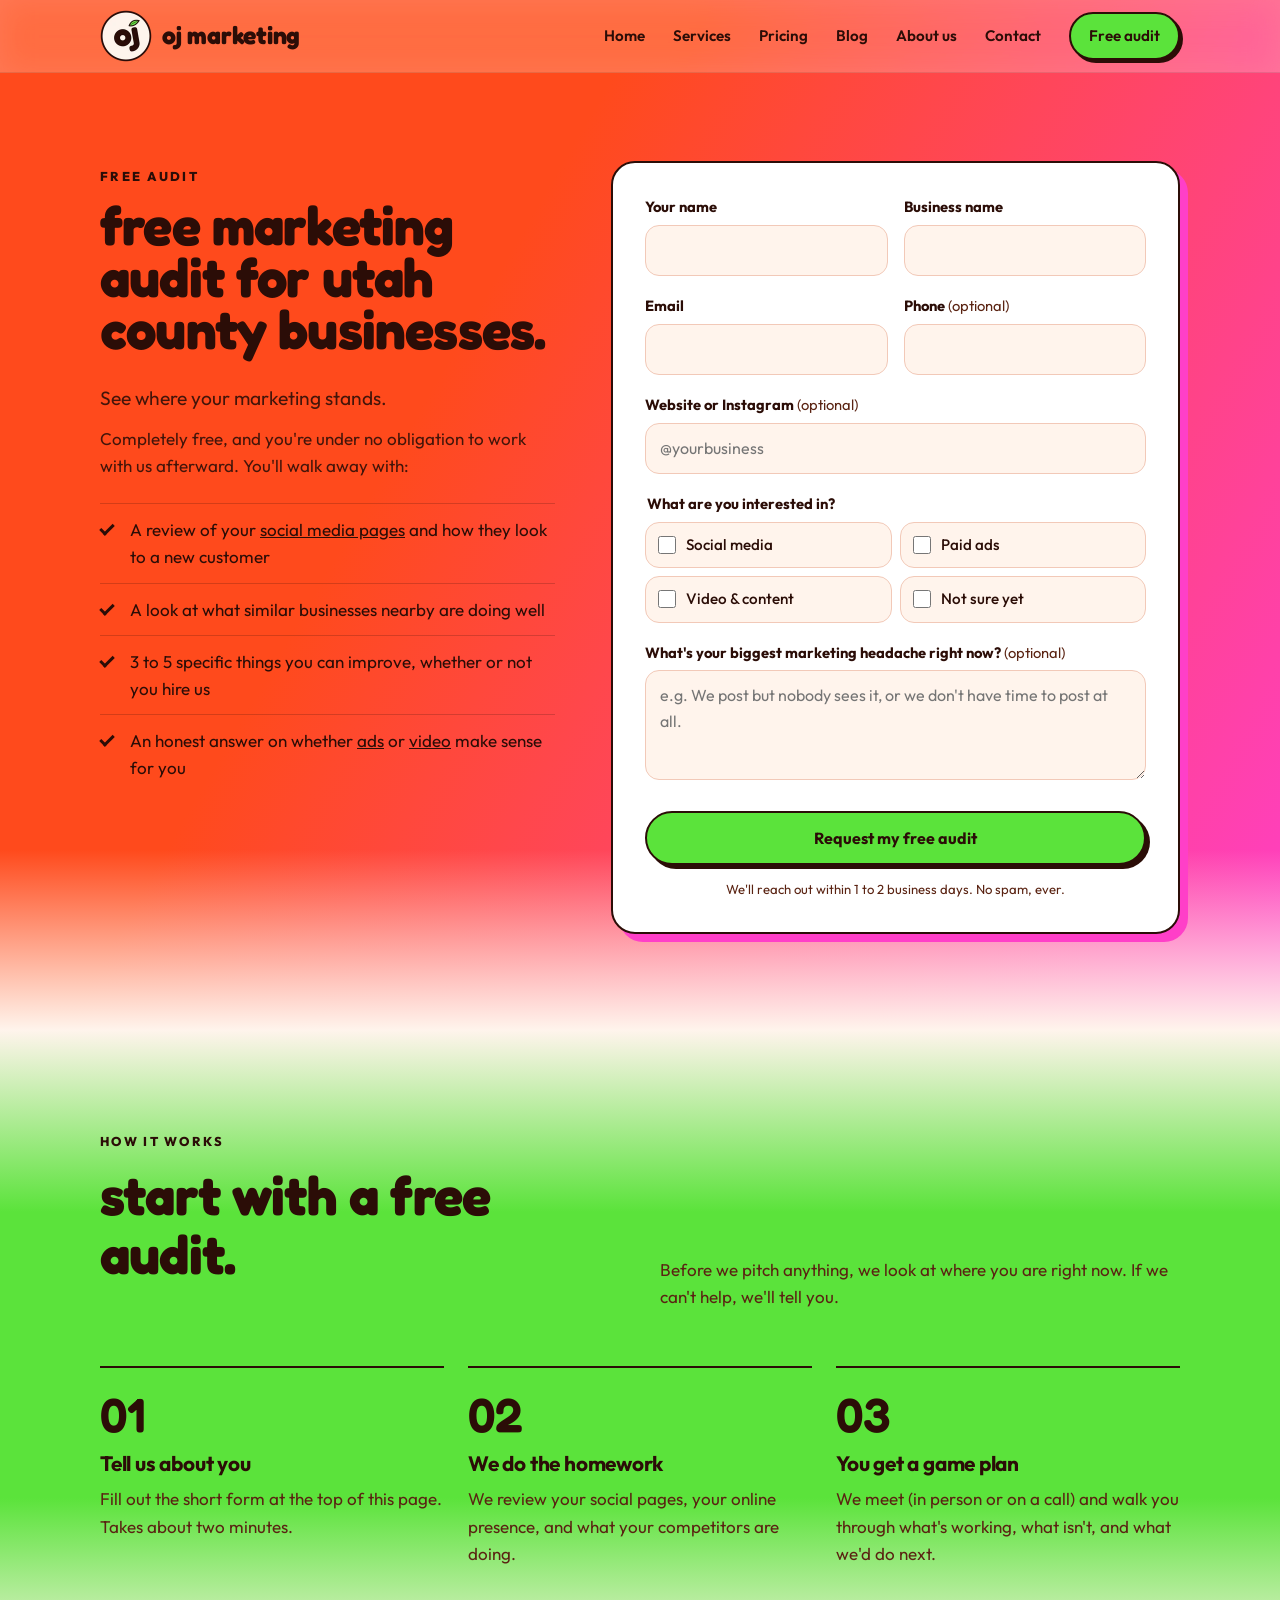
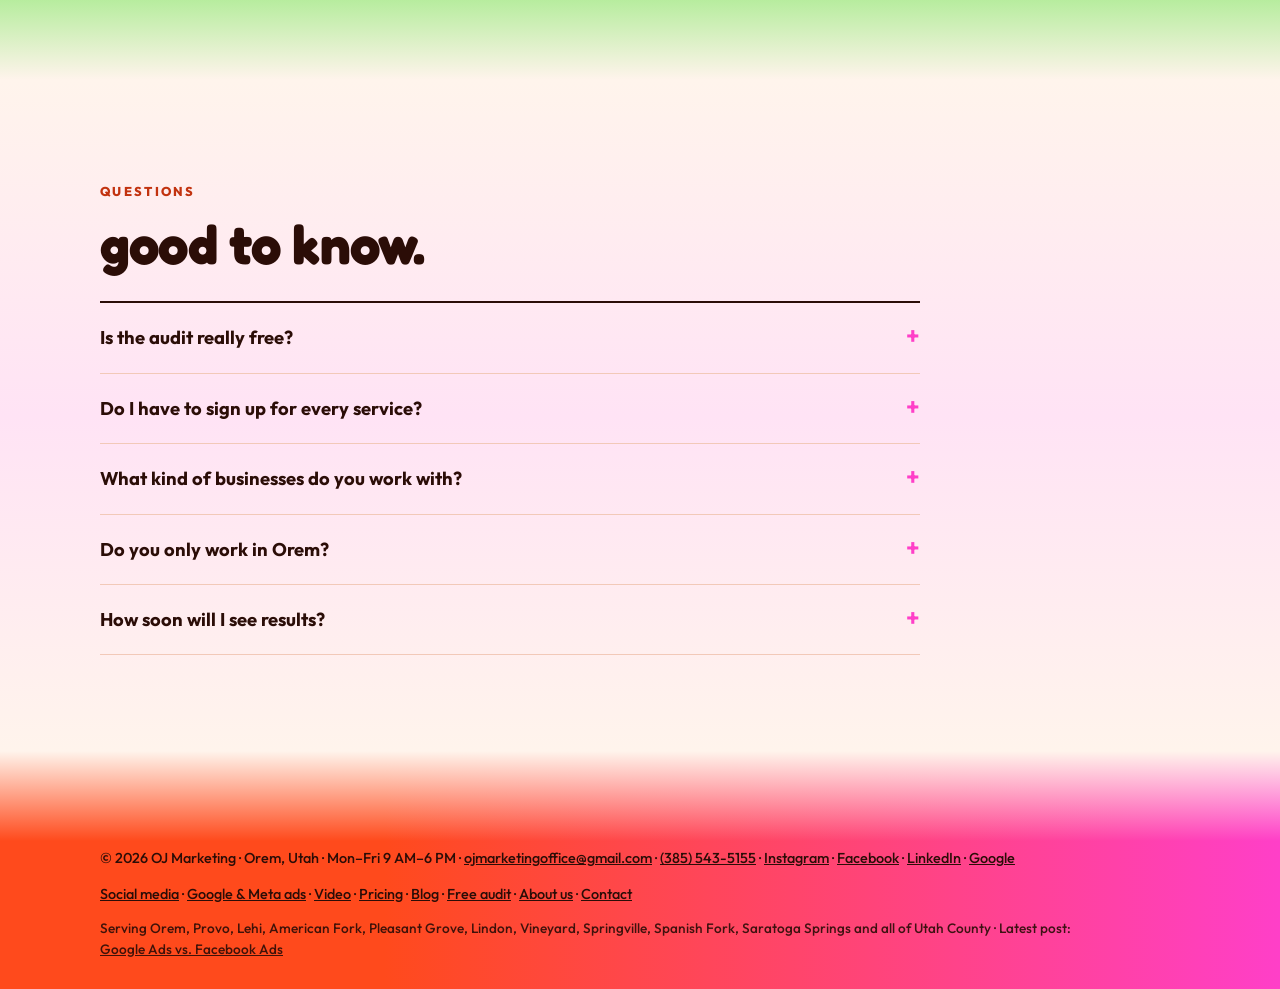
<file: audit.html>
<!doctype html>
<html lang="en">
<head>
  <!-- Google tag -->
  <script>
    window.dataLayer = window.dataLayer || [];
    function gtag(){dataLayer.push(arguments);}
    gtag('js', new Date());
    window.addEventListener('load', function () {
      var s = document.createElement('script');
      s.async = true;
      s.src = 'https://www.googletagmanager.com/gtm.js?id=GTM-P9J9255J';
      document.head.appendChild(s);
    });
  </script>
  <meta charset="utf-8">
  <meta name="viewport" content="width=device-width, initial-scale=1">
  <title>Free Marketing Audit for Utah County Businesses | OJ Marketing</title>
  <meta name="description" content="We review your social pages and online presence, see what nearby competitors do well, and give you 3 to 5 fixes. Free, with no obligation to hire us.">
  <link rel="canonical" href="https://theojmedia.com/audit.html">
  <link rel="icon" href="assets/favicon-48.png?v=3" sizes="48x48" type="image/png">
  <link rel="apple-touch-icon" href="assets/apple-touch-icon.png?v=3">
  <meta name="theme-color" content="#FF4A1C">

  <meta property="og:site_name" content="OJ Marketing">
  <meta property="og:locale" content="en_US">
  <meta property="og:type" content="website">
  <meta property="og:title" content="Free Marketing Audit for Utah County Businesses | OJ Marketing">
  <meta property="og:description" content="We review your social pages and online presence, see what nearby competitors do well, and give you 3 to 5 fixes. Free, with no obligation to hire us.">
  <meta property="og:url" content="https://theojmedia.com/audit.html">
  <meta property="og:image" content="https://theojmedia.com/assets/og-image.png?v=3">
  <meta property="og:image:width" content="1200">
  <meta property="og:image:height" content="630">
  <meta property="og:image:alt" content="OJ Marketing, marketing that fills your cup. Orem, Utah.">
  <meta name="twitter:card" content="summary_large_image">
  <meta name="twitter:title" content="Free Marketing Audit for Utah County Businesses | OJ Marketing">
  <meta name="twitter:description" content="We review your social pages and online presence, see what nearby competitors do well, and give you 3 to 5 fixes. Free, with no obligation to hire us.">
  <meta name="twitter:image" content="https://theojmedia.com/assets/og-image.png?v=3">
  <meta name="twitter:image:alt" content="OJ Marketing, marketing that fills your cup. Orem, Utah.">
  <link rel="preload" href="assets/fonts/Fredoka-Bold.woff" as="font" type="font/woff" crossorigin>
  <link rel="preload" href="assets/fonts/Outfit-Var.woff" as="font" type="font/woff" crossorigin>
  <link rel="stylesheet" href="styles.css?v=11">

  <script type="application/ld+json">
{
  "@context": "https://schema.org",
  "@graph": [
    {
      "@type": "WebPage",
      "@id": "https://theojmedia.com/audit.html#webpage",
      "url": "https://theojmedia.com/audit.html",
      "about": {
        "@id": "https://theojmedia.com/#org"
      }
    },
    {
      "@type": "BreadcrumbList",
      "itemListElement": [
        {
          "@type": "ListItem",
          "position": 1,
          "name": "Home",
          "item": "https://theojmedia.com/"
        },
        {
          "@type": "ListItem",
          "position": 2,
          "name": "Free audit",
          "item": "https://theojmedia.com/audit.html"
        }
      ]
    }
  ]
}
  </script>
  <script type="application/ld+json">
{
  "@context": "https://schema.org",
  "@type": "FAQPage",
  "@id": "https://theojmedia.com/audit.html#faq",
  "url": "https://theojmedia.com/audit.html",
  "mainEntity": [
    {
      "@type": "Question",
      "name": "Is the audit really free?",
      "acceptedAnswer": {
        "@type": "Answer",
        "text": "Yes. No credit card, no contract. We do it because it's the best way to show you how we think, and to find out if we're a good fit."
      }
    },
    {
      "@type": "Question",
      "name": "Do I have to sign up for every service?",
      "acceptedAnswer": {
        "@type": "Answer",
        "text": "No. You can start with just one, like a single video shoot or a month of social media, and add more later. See pricing."
      }
    },
    {
      "@type": "Question",
      "name": "What kind of businesses do you work with?",
      "acceptedAnswer": {
        "@type": "Answer",
        "text": "Mostly local businesses in Utah County: restaurants, shops, gyms, salons, service businesses, and anyone who wants more people walking through the door."
      }
    },
    {
      "@type": "Question",
      "name": "Do you only work in Orem?",
      "acceptedAnswer": {
        "@type": "Answer",
        "text": "We're based in Orem and love working with businesses across Utah County and the Wasatch Front. Social and ads work can be done from anywhere, so just ask."
      }
    },
    {
      "@type": "Question",
      "name": "How soon will I see results?",
      "acceptedAnswer": {
        "@type": "Answer",
        "text": "Ads can start reaching people the day they go live. Social media and content build up over time, so consistency matters more than any single post. In your audit we'll tell you honestly what's realistic for your business."
      }
    }
  ]
}
  </script>
</head>
<body>

<header class="header">
  <div class="wrap header__inner">
    <a class="brand" href="./" aria-label="OJ Marketing home">
      <img src="assets/logo-104.webp?v=4" alt="OJ Marketing logo" width="52" height="52">
      <span>OJ Marketing</span>
    </a>
    <button class="menu-toggle" aria-expanded="false" aria-controls="nav">Menu</button>
    <nav class="nav" id="nav">
      <a href="./">Home</a>
      <a href="services.html">Services</a>
      <a href="pricing.html">Pricing</a>
      <a href="blog.html">Blog</a>
      <a href="about.html">About us</a>
      <a href="contact.html">Contact</a>
      <a class="btn" href="audit.html" aria-current="page">Free audit</a>
    </nav>
  </div>
</header>

<main>

<!-- AUDIT FORM -->
  <section class="section section--first" id="form">
    <div class="wrap audit">
      <div>
        <span class="kicker">Free audit</span>
        <h1 class="h1-sm">Free marketing audit for Utah County businesses.</h1>
        <p class="lede" style="margin-bottom:.6em">See where your marketing stands.</p>
        <p class="muted">Completely free, and you're under no obligation to work with us afterward. You'll walk away with:</p>
        <ul class="audit__list">
          <li>A review of your <a href="social-media-marketing-orem.html">social media pages</a> and how they look to a new customer</li>
          <li>A look at what similar businesses nearby are doing well</li>
          <li>3 to 5 specific things you can improve, whether or not you hire us</li>
          <li>An honest answer on whether <a href="google-meta-ads-orem.html">ads</a> or <a href="video-production-orem.html">video</a> make sense for you</li>
        </ul>
      </div>

      <!-- Form submissions are emailed via FormSubmit (formsubmit.co).
           To change where they go, replace the email in the action URL. -->
      <form class="form" action="https://formsubmit.co/ojmarketingoffice@gmail.com" method="POST">
        <input type="hidden" name="_subject" value="New free audit request - OJ Marketing site">
        <input type="hidden" name="_template" value="table">
        <input type="hidden" name="_next" value="https://theojmedia.com/thanks.html">
        <input type="text" name="_honey" class="hp" tabindex="-1" autocomplete="off" aria-hidden="true">

        <div class="form__row">
          <div class="field">
            <label for="name">Your name</label>
            <input id="name" name="Name" type="text" autocomplete="name" required>
          </div>
          <div class="field">
            <label for="business">Business name</label>
            <input id="business" name="Business" type="text" autocomplete="organization" required>
          </div>
        </div>
        <div class="form__row">
          <div class="field">
            <label for="email">Email</label>
            <input id="email" name="email" type="email" autocomplete="email" required>
          </div>
          <div class="field">
            <label for="phone">Phone <span class="opt">(optional)</span></label>
            <input id="phone" name="Phone" type="tel" autocomplete="tel">
          </div>
        </div>
        <div class="field">
          <label for="link">Website or Instagram <span class="opt">(optional)</span></label>
          <input id="link" name="Website or social" type="text" placeholder="@yourbusiness">
        </div>
        <fieldset class="field">
          <legend>What are you interested in?</legend>
          <div class="checks">
            <label><input type="checkbox" name="Interested in" value="Social media"> Social media</label>
            <label><input type="checkbox" name="Interested in" value="Paid ads"> Paid ads</label>
            <label><input type="checkbox" name="Interested in" value="Video / content"> Video &amp; content</label>
            <label><input type="checkbox" name="Interested in" value="Not sure yet"> Not sure yet</label>
          </div>
        </fieldset>
        <div class="field">
          <label for="goal">What's your biggest marketing headache right now? <span class="opt">(optional)</span></label>
          <textarea id="goal" name="Biggest challenge" placeholder="e.g. We post but nobody sees it, or we don't have time to post at all."></textarea>
        </div>
        <button class="btn" type="submit">Request my free audit</button>
        <p class="form__fine">We'll reach out within 1 to 2 business days. No spam, ever.</p>
      </form>
    </div>
  </section>

<!-- HOW IT WORKS -->
  <section class="section section--dark" id="how">
    <div class="wrap">
      <div class="section-head">
        <div>
          <span class="kicker">How it works</span>
          <h2>Start with a free audit.</h2>
        </div>
        <p class="muted">Before we pitch anything, we look at where you are right now. If we can't help, we'll tell you.</p>
      </div>
      <div class="steps">
        <div class="step">
          <h3>Tell us about you</h3>
          <p class="muted">Fill out the short form at the top of this page. Takes about two minutes.</p>
        </div>
        <div class="step">
          <h3>We do the homework</h3>
          <p class="muted">We review your social pages, your online presence, and what your competitors are doing.</p>
        </div>
        <div class="step">
          <h3>You get a game plan</h3>
          <p class="muted">We meet (in person or on a call) and walk you through what's working, what isn't, and what we'd do next.</p>
        </div>
      </div>
    </div>
  </section>

<!-- FAQ -->
  <section class="section section--alt">
    <div class="wrap">
      <span class="kicker">Questions</span>
      <h2>Good to know.</h2>
      <div class="faq">
        <details>
          <summary>Is the audit really free?</summary>
          <p>Yes. No credit card, no contract. We do it because it's the best way to show you how we think, and to find out if we're a good fit.</p>
        </details>
        <details>
          <summary>Do I have to sign up for every service?</summary>
          <p>No. You can start with just one, like a single video shoot or a month of social media, and add more later. See <a href="pricing.html">pricing</a>.</p>
        </details>
        <details>
          <summary>What kind of businesses do you work with?</summary>
          <p>Mostly local businesses in Utah County: restaurants, shops, gyms, salons, service businesses, and anyone who wants more people walking through the door.</p>
        </details>
        <details>
          <summary>Do you only work in Orem?</summary>
          <p>We're based in Orem and love working with businesses across Utah County and the Wasatch Front. Social and ads work can be done from anywhere, so just ask.</p>
        </details>
        <details>
          <summary>How soon will I see results?</summary>
          <p><a href="google-meta-ads-orem.html">Ads</a> can start reaching people the day they go live. Social media and content build up over time, so consistency matters more than any single post. In your audit we'll tell you honestly what's realistic for your business. Weighing ads? Our <a href="google-ads-vs-facebook-ads-utah-county.html">Google vs. Facebook ads guide</a> has 2026 costs.</p>
        </details>
      </div>
    </div>
  </section>

</main>

<footer class="footer">
  <div class="wrap footer__inner">
    <span>&copy; <span id="year">2026</span> OJ Marketing &middot; Orem, Utah &middot; Mon&ndash;Fri 9 AM&ndash;6 PM &middot; <a href="mailto:ojmarketingoffice@gmail.com">ojmarketingoffice@gmail.com</a> &middot; <a href="tel:+13855435155">(385) 543-5155</a> &middot; <a href="https://www.instagram.com/ojmarketing.utah/" target="_blank" rel="noopener">Instagram</a> &middot; <a href="https://www.facebook.com/Ojmarketingutah" target="_blank" rel="noopener">Facebook</a> &middot; <a href="https://www.linkedin.com/company/ojmarketing/" target="_blank" rel="noopener">LinkedIn</a> &middot; <a href="https://g.page/r/CdfvxJYsuxeDEBM" target="_blank" rel="noopener">Google</a></span>
    <span><a href="social-media-marketing-orem.html">Social media</a> &middot; <a href="google-meta-ads-orem.html">Google &amp; Meta ads</a> &middot; <a href="video-production-orem.html">Video</a> &middot; <a href="pricing.html">Pricing</a> &middot; <a href="blog.html">Blog</a> &middot; <a href="audit.html">Free audit</a> &middot; <a href="about.html">About us</a> &middot; <a href="contact.html">Contact</a></span>
    <span class="footer__areas">Serving Orem, Provo, Lehi, American Fork, Pleasant Grove, Lindon, Vineyard, Springville, Spanish Fork, Saratoga Springs and all of Utah County &middot; Latest post: <a href="google-ads-vs-facebook-ads-utah-county.html">Google Ads vs. Facebook Ads</a></span>
  </div>
</footer>

<script src="site.js?v=2"></script>
</body>
</html>
</file>
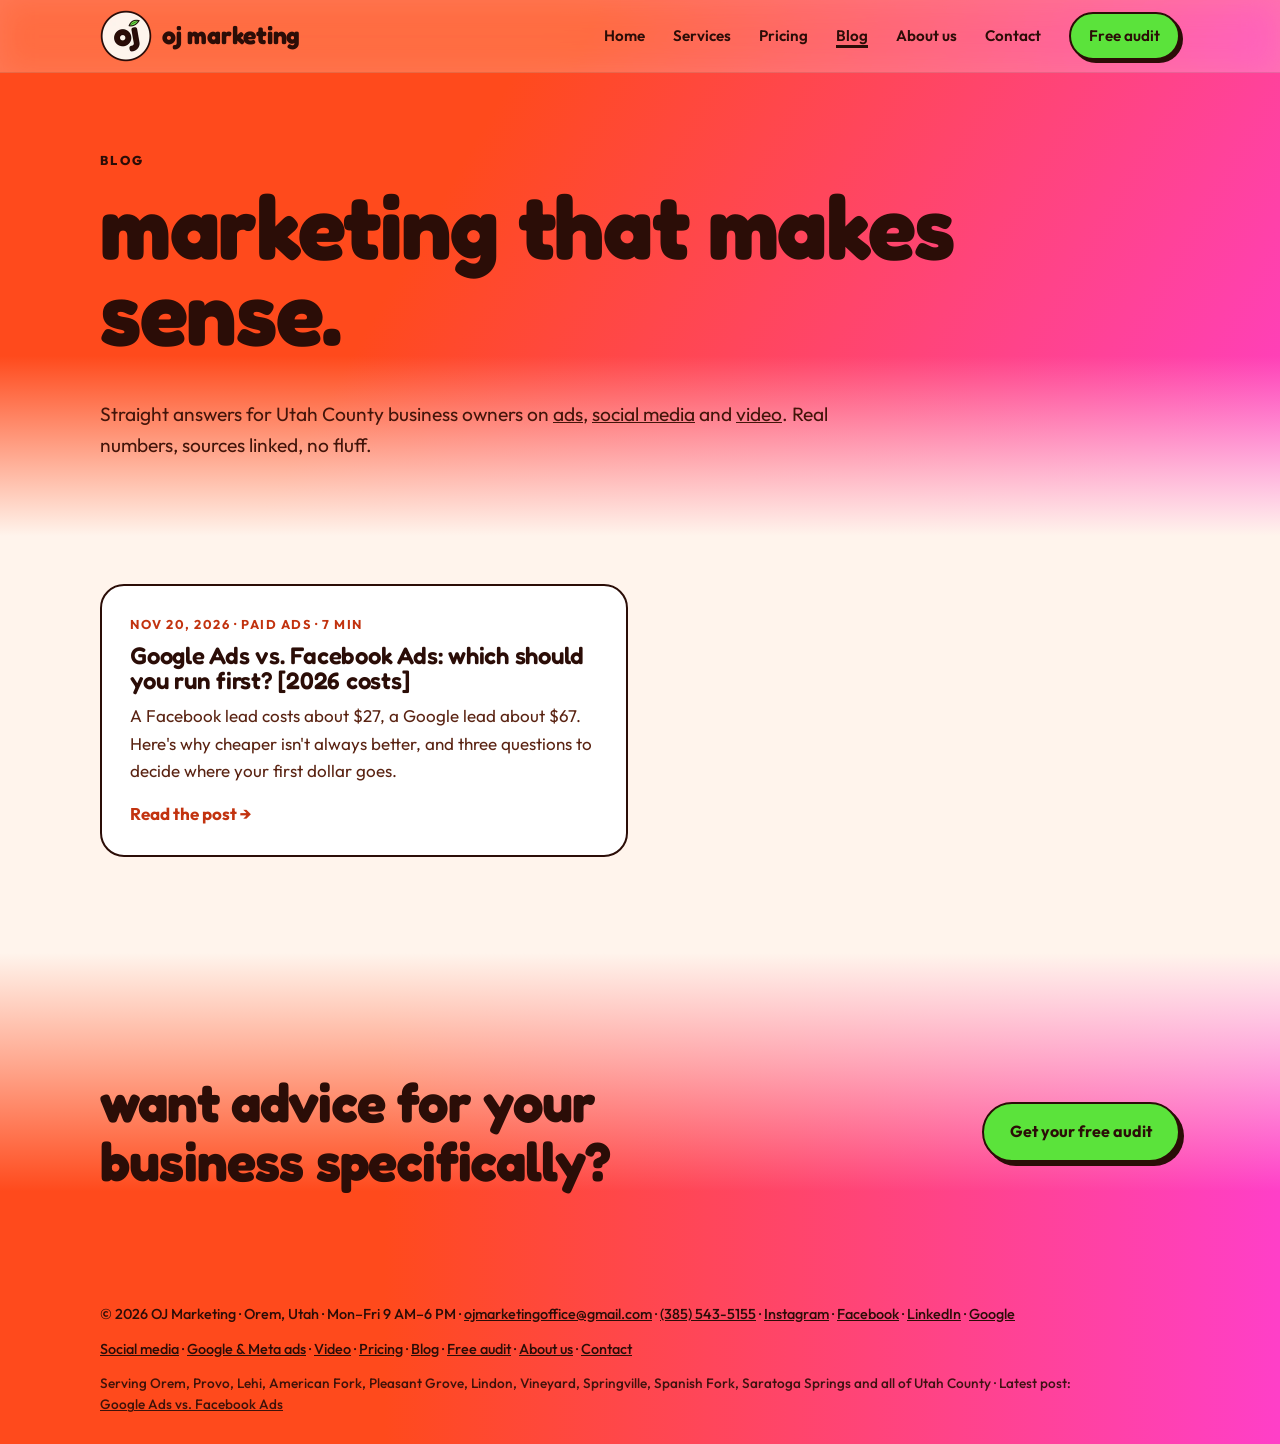
<file: blog.html>
<!doctype html>
<html lang="en">
<head>
  <!-- Google tag -->
  <script>
    window.dataLayer = window.dataLayer || [];
    function gtag(){dataLayer.push(arguments);}
    gtag('js', new Date());
    window.addEventListener('load', function () {
      var s = document.createElement('script');
      s.async = true;
      s.src = 'https://www.googletagmanager.com/gtm.js?id=GTM-P9J9255J';
      document.head.appendChild(s);
    });
  </script>
  <meta charset="utf-8">
  <meta name="viewport" content="width=device-width, initial-scale=1">
  <title>Marketing Blog for Utah County Businesses | OJ Marketing</title>
  <meta name="description" content="Plain-English marketing advice for Utah County small businesses: Google and Meta ads, social media and video, with real numbers and no fluff.">
  <link rel="canonical" href="https://theojmedia.com/blog.html">
  <link rel="icon" href="assets/favicon-48.png?v=3" sizes="48x48" type="image/png">
  <link rel="apple-touch-icon" href="assets/apple-touch-icon.png?v=3">
  <link rel="alternate" type="application/rss+xml" title="OJ Marketing Blog" href="https://theojmedia.com/feed.xml">
  <meta name="theme-color" content="#FF4A1C">

  <meta property="og:site_name" content="OJ Marketing">
  <meta property="og:locale" content="en_US">
  <meta property="og:type" content="website">
  <meta property="og:title" content="Marketing Blog for Utah County Businesses | OJ Marketing">
  <meta property="og:description" content="Plain-English marketing advice for Utah County small businesses, with real numbers and no fluff.">
  <meta property="og:url" content="https://theojmedia.com/blog.html">
  <meta property="og:image" content="https://theojmedia.com/assets/og-image.png?v=3">
  <meta property="og:image:width" content="1200">
  <meta property="og:image:height" content="630">
  <meta property="og:image:alt" content="OJ Marketing, marketing that fills your cup. Orem, Utah.">
  <meta name="twitter:card" content="summary_large_image">
  <meta name="twitter:title" content="Marketing Blog for Utah County Businesses | OJ Marketing">
  <meta name="twitter:description" content="Plain-English marketing advice for Utah County small businesses, with real numbers and no fluff.">
  <meta name="twitter:image" content="https://theojmedia.com/assets/og-image.png?v=3">
  <meta name="twitter:image:alt" content="OJ Marketing, marketing that fills your cup. Orem, Utah.">
  <link rel="preload" href="assets/fonts/Fredoka-Bold.woff" as="font" type="font/woff" crossorigin>
  <link rel="preload" href="assets/fonts/Outfit-Var.woff" as="font" type="font/woff" crossorigin>
  <link rel="stylesheet" href="styles.css?v=11">

  <script type="application/ld+json">
{
  "@context": "https://schema.org",
  "@graph": [
    {
      "@type": "Blog",
      "@id": "https://theojmedia.com/blog.html#blog",
      "name": "OJ Marketing Blog",
      "url": "https://theojmedia.com/blog.html",
      "description": "Plain-English marketing advice for Utah County small businesses.",
      "publisher": { "@id": "https://theojmedia.com/#org" },
      "blogPost": [
        { "@id": "https://theojmedia.com/google-ads-vs-facebook-ads-utah-county.html#post" }
      ]
    },
    {
      "@type": "BreadcrumbList",
      "itemListElement": [
        { "@type": "ListItem", "position": 1, "name": "Home", "item": "https://theojmedia.com/" },
        { "@type": "ListItem", "position": 2, "name": "Blog", "item": "https://theojmedia.com/blog.html" }
      ]
    }
  ]
}
  </script>
</head>
<body>

<header class="header">
  <div class="wrap header__inner">
    <a class="brand" href="./" aria-label="OJ Marketing home">
      <img src="assets/logo-104.webp?v=4" alt="OJ Marketing logo" width="52" height="52">
      <span>OJ Marketing</span>
    </a>
    <button class="menu-toggle" aria-expanded="false" aria-controls="nav">Menu</button>
    <nav class="nav" id="nav">
      <a href="./">Home</a>
      <a href="services.html">Services</a>
      <a href="pricing.html">Pricing</a>
      <a href="blog.html" aria-current="page">Blog</a>
      <a href="about.html">About us</a>
      <a href="contact.html">Contact</a>
      <a class="btn" href="audit.html">Free audit</a>
    </nav>
  </div>
</header>

<main>
  <section class="hero hero--page">
    <div class="wrap">
      <span class="kicker">Blog</span>
      <h1>Marketing that makes sense.</h1>
      <p class="lede muted">Straight answers for Utah County business owners on <a href="google-meta-ads-orem.html">ads</a>, <a href="social-media-marketing-orem.html">social media</a> and <a href="video-production-orem.html">video</a>. Real numbers, sources linked, no fluff.</p>
    </div>
  </section>

  <section class="section section--tight" style="padding-top:48px">
    <div class="wrap">
      <!-- NEW POSTS: copy a .post-card block, newest first. Also add the post to sitemap.xml and feed.xml. -->
      <div class="posts">
        <a class="post-card" href="google-ads-vs-facebook-ads-utah-county.html">
          <span class="post-card__meta"><time datetime="2026-11-20">Nov 20, 2026</time> &middot; Paid ads &middot; 7 min</span>
          <h2>Google Ads vs. Facebook Ads: which should you run first? [2026 costs]</h2>
          <p>A Facebook lead costs about $27, a Google lead about $67. Here's why cheaper isn't always better, and three questions to decide where your first dollar goes.</p>
          <span class="teaser__go">Read the post &rarr;</span>
        </a>
      </div>
    </div>
  </section>

  <section class="section section--dark cta-band">
    <div class="wrap cta-band__inner">
      <h2>Want advice for your business specifically?</h2>
      <a class="btn" href="audit.html">Get your free audit</a>
    </div>
  </section>
</main>

<footer class="footer">
  <div class="wrap footer__inner">
    <span>&copy; <span id="year">2026</span> OJ Marketing &middot; Orem, Utah &middot; Mon&ndash;Fri 9 AM&ndash;6 PM &middot; <a href="mailto:ojmarketingoffice@gmail.com">ojmarketingoffice@gmail.com</a> &middot; <a href="tel:+13855435155">(385) 543-5155</a> &middot; <a href="https://www.instagram.com/ojmarketing.utah/" target="_blank" rel="noopener">Instagram</a> &middot; <a href="https://www.facebook.com/Ojmarketingutah" target="_blank" rel="noopener">Facebook</a> &middot; <a href="https://www.linkedin.com/company/ojmarketing/" target="_blank" rel="noopener">LinkedIn</a> &middot; <a href="https://g.page/r/CdfvxJYsuxeDEBM" target="_blank" rel="noopener">Google</a></span>
    <span><a href="social-media-marketing-orem.html">Social media</a> &middot; <a href="google-meta-ads-orem.html">Google &amp; Meta ads</a> &middot; <a href="video-production-orem.html">Video</a> &middot; <a href="pricing.html">Pricing</a> &middot; <a href="blog.html">Blog</a> &middot; <a href="audit.html">Free audit</a> &middot; <a href="about.html">About us</a> &middot; <a href="contact.html">Contact</a></span>
    <span class="footer__areas">Serving Orem, Provo, Lehi, American Fork, Pleasant Grove, Lindon, Vineyard, Springville, Spanish Fork, Saratoga Springs and all of Utah County &middot; Latest post: <a href="google-ads-vs-facebook-ads-utah-county.html">Google Ads vs. Facebook Ads</a></span>
  </div>
</footer>

<script src="site.js?v=2"></script>
</body>
</html>
</file>
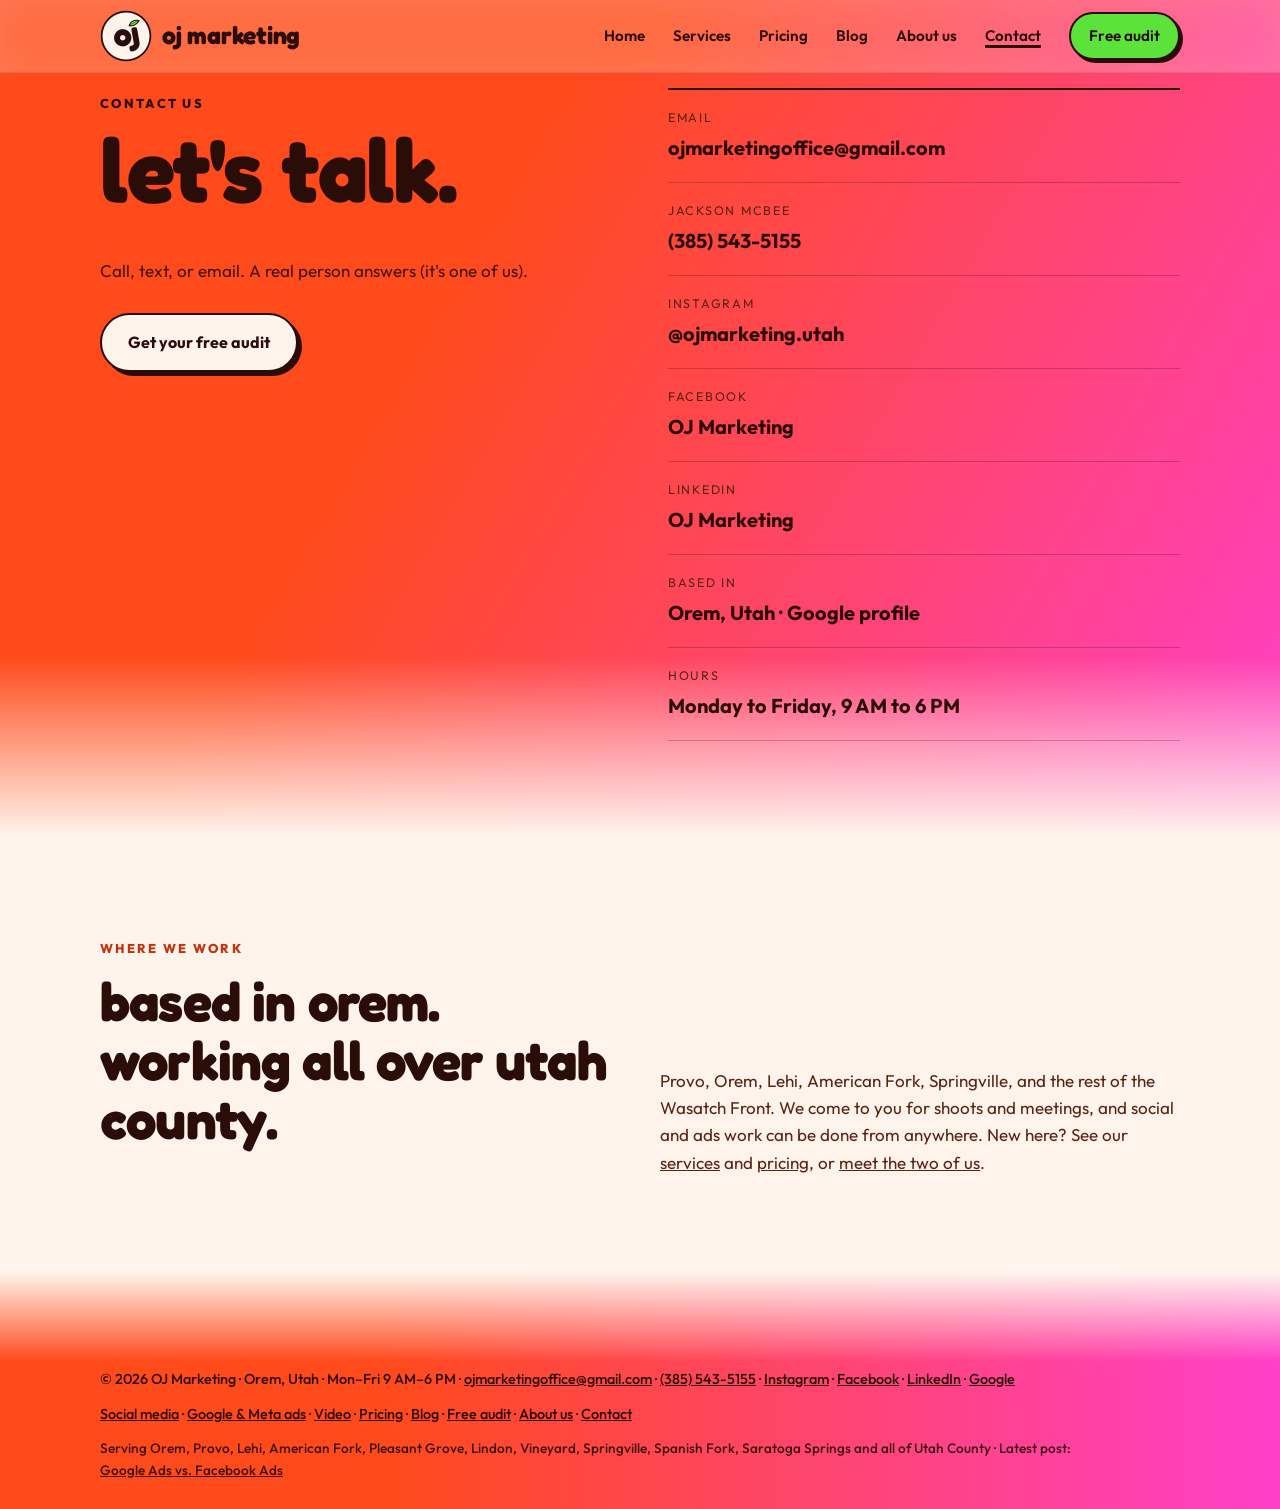
<file: contact.html>
<!doctype html>
<html lang="en">
<head>
  <!-- Google tag -->
  <script>
    window.dataLayer = window.dataLayer || [];
    function gtag(){dataLayer.push(arguments);}
    gtag('js', new Date());
    window.addEventListener('load', function () {
      var s = document.createElement('script');
      s.async = true;
      s.src = 'https://www.googletagmanager.com/gtm.js?id=GTM-P9J9255J';
      document.head.appendChild(s);
    });
  </script>
  <meta charset="utf-8">
  <meta name="viewport" content="width=device-width, initial-scale=1">
  <title>Contact OJ Marketing | Orem, Utah Marketing Agency</title>
  <meta name="description" content="Call, text or email OJ Marketing in Orem, Utah about social media, Google &amp; Meta ads or video for your Utah County business. Falamos português.">
  <link rel="canonical" href="https://theojmedia.com/contact.html">
  <link rel="icon" href="assets/favicon-48.png?v=3" sizes="48x48" type="image/png">
  <link rel="apple-touch-icon" href="assets/apple-touch-icon.png?v=3">
  <meta name="theme-color" content="#FF4A1C">

  <meta property="og:site_name" content="OJ Marketing">
  <meta property="og:locale" content="en_US">
  <meta property="og:type" content="website">
  <meta property="og:title" content="Contact OJ Marketing | Orem, Utah Marketing Agency">
  <meta property="og:description" content="Call, text or email OJ Marketing in Orem, Utah about social media, Google &amp; Meta ads or video for your Utah County business. Falamos português.">
  <meta property="og:url" content="https://theojmedia.com/contact.html">
  <meta property="og:image" content="https://theojmedia.com/assets/og-image.png?v=3">
  <meta property="og:image:width" content="1200">
  <meta property="og:image:height" content="630">
  <meta property="og:image:alt" content="OJ Marketing, marketing that fills your cup. Orem, Utah.">
  <meta name="twitter:card" content="summary_large_image">
  <meta name="twitter:title" content="Contact OJ Marketing | Orem, Utah Marketing Agency">
  <meta name="twitter:description" content="Call, text or email OJ Marketing in Orem, Utah about social media, Google &amp; Meta ads or video for your Utah County business. Falamos português.">
  <meta name="twitter:image" content="https://theojmedia.com/assets/og-image.png?v=3">
  <meta name="twitter:image:alt" content="OJ Marketing, marketing that fills your cup. Orem, Utah.">
  <link rel="preload" href="assets/fonts/Fredoka-Bold.woff" as="font" type="font/woff" crossorigin>
  <link rel="preload" href="assets/fonts/Outfit-Var.woff" as="font" type="font/woff" crossorigin>
  <link rel="stylesheet" href="styles.css?v=11">

  <script type="application/ld+json">
{
  "@context": "https://schema.org",
  "@graph": [
    {
      "@type": "ContactPage",
      "@id": "https://theojmedia.com/contact.html#webpage",
      "url": "https://theojmedia.com/contact.html",
      "about": {
        "@id": "https://theojmedia.com/#org"
      }
    },
    {
      "@type": "BreadcrumbList",
      "itemListElement": [
        {
          "@type": "ListItem",
          "position": 1,
          "name": "Home",
          "item": "https://theojmedia.com/"
        },
        {
          "@type": "ListItem",
          "position": 2,
          "name": "Contact",
          "item": "https://theojmedia.com/contact.html"
        }
      ]
    }
  ]
}
  </script>
</head>
<body>

<header class="header">
  <div class="wrap header__inner">
    <a class="brand" href="./" aria-label="OJ Marketing home">
      <img src="assets/logo-104.webp?v=4" alt="OJ Marketing logo" width="52" height="52">
      <span>OJ Marketing</span>
    </a>
    <button class="menu-toggle" aria-expanded="false" aria-controls="nav">Menu</button>
    <nav class="nav" id="nav">
      <a href="./">Home</a>
      <a href="services.html">Services</a>
      <a href="pricing.html">Pricing</a>
      <a href="blog.html">Blog</a>
      <a href="about.html">About us</a>
      <a href="contact.html" aria-current="page">Contact</a>
      <a class="btn" href="audit.html">Free audit</a>
    </nav>
  </div>
</header>

<main>

<!-- CONTACT -->
  <section class="section section--dark section--first">
    <div class="wrap contact">
      <div>
        <span class="kicker">Contact us</span>
        <h1>Let's talk.</h1>
        <p class="muted">Call, text, or email. A real person answers (it's one of us).</p>
        <p style="margin-top:28px"><a class="btn" href="audit.html">Get your free audit</a></p>
      </div>
      <ul class="contact__list">
        <li>
          <span class="label">Email</span>
          <a href="mailto:ojmarketingoffice@gmail.com">ojmarketingoffice@gmail.com</a>
        </li>
        <li>
          <span class="label">Jackson McBee</span>
          <a href="tel:+13855435155">(385) 543-5155</a>
        </li>
        <li>
          <span class="label">Instagram</span>
          <a href="https://www.instagram.com/ojmarketing.utah/" target="_blank" rel="noopener">@ojmarketing.utah</a>
        </li>
        <li>
          <span class="label">Facebook</span>
          <a href="https://www.facebook.com/Ojmarketingutah" target="_blank" rel="noopener">OJ Marketing</a>
        </li>
        <li>
          <span class="label">LinkedIn</span>
          <a href="https://www.linkedin.com/company/ojmarketing/" target="_blank" rel="noopener">OJ Marketing</a>
        </li>
        <li>
          <span class="label">Based in</span>
          <span class="val">Orem, Utah &middot; <a href="https://g.page/r/CdfvxJYsuxeDEBM" target="_blank" rel="noopener">Google profile</a></span>
        </li>
        <li>
          <span class="label">Hours</span>
          <span class="val">Monday to Friday, 9 AM to 6 PM</span>
        </li>
      </ul>
    </div>
  </section>

  <section class="section">
    <div class="wrap section-head" style="margin-bottom:0">
      <div>
        <span class="kicker">Where we work</span>
        <h2>Based in Orem. Working all over Utah County.</h2>
      </div>
      <p class="muted">Provo, Orem, Lehi, American Fork, Springville, and the rest of the Wasatch Front. We come to you for shoots and meetings, and social and ads work can be done from anywhere. New here? See our <a href="services.html">services</a> and <a href="pricing.html">pricing</a>, or <a href="about.html">meet the two of us</a>.</p>
    </div>
  </section>

</main>

<footer class="footer">
  <div class="wrap footer__inner">
    <span>&copy; <span id="year">2026</span> OJ Marketing &middot; Orem, Utah &middot; Mon&ndash;Fri 9 AM&ndash;6 PM &middot; <a href="mailto:ojmarketingoffice@gmail.com">ojmarketingoffice@gmail.com</a> &middot; <a href="tel:+13855435155">(385) 543-5155</a> &middot; <a href="https://www.instagram.com/ojmarketing.utah/" target="_blank" rel="noopener">Instagram</a> &middot; <a href="https://www.facebook.com/Ojmarketingutah" target="_blank" rel="noopener">Facebook</a> &middot; <a href="https://www.linkedin.com/company/ojmarketing/" target="_blank" rel="noopener">LinkedIn</a> &middot; <a href="https://g.page/r/CdfvxJYsuxeDEBM" target="_blank" rel="noopener">Google</a></span>
    <span><a href="social-media-marketing-orem.html">Social media</a> &middot; <a href="google-meta-ads-orem.html">Google &amp; Meta ads</a> &middot; <a href="video-production-orem.html">Video</a> &middot; <a href="pricing.html">Pricing</a> &middot; <a href="blog.html">Blog</a> &middot; <a href="audit.html">Free audit</a> &middot; <a href="about.html">About us</a> &middot; <a href="contact.html">Contact</a></span>
    <span class="footer__areas">Serving Orem, Provo, Lehi, American Fork, Pleasant Grove, Lindon, Vineyard, Springville, Spanish Fork, Saratoga Springs and all of Utah County &middot; Latest post: <a href="google-ads-vs-facebook-ads-utah-county.html">Google Ads vs. Facebook Ads</a></span>
  </div>
</footer>

<script src="site.js?v=2"></script>
</body>
</html>
</file>
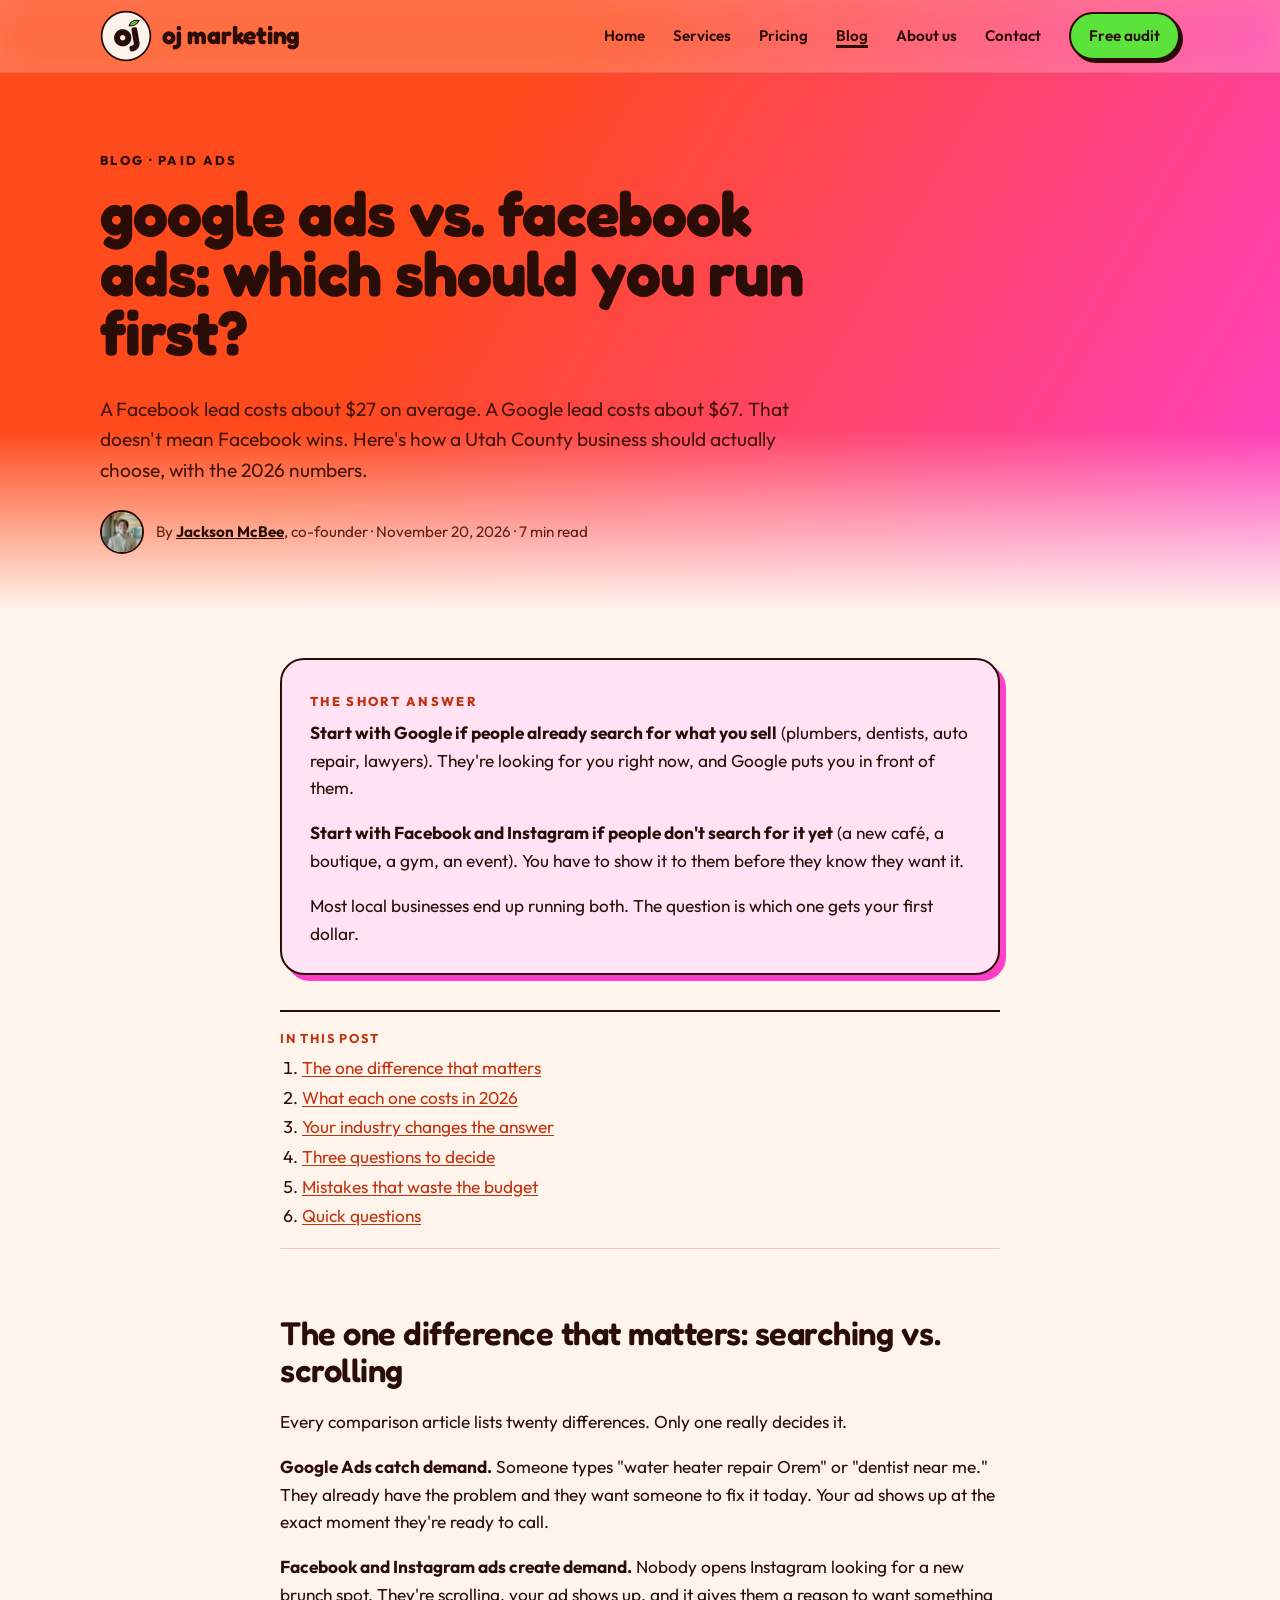
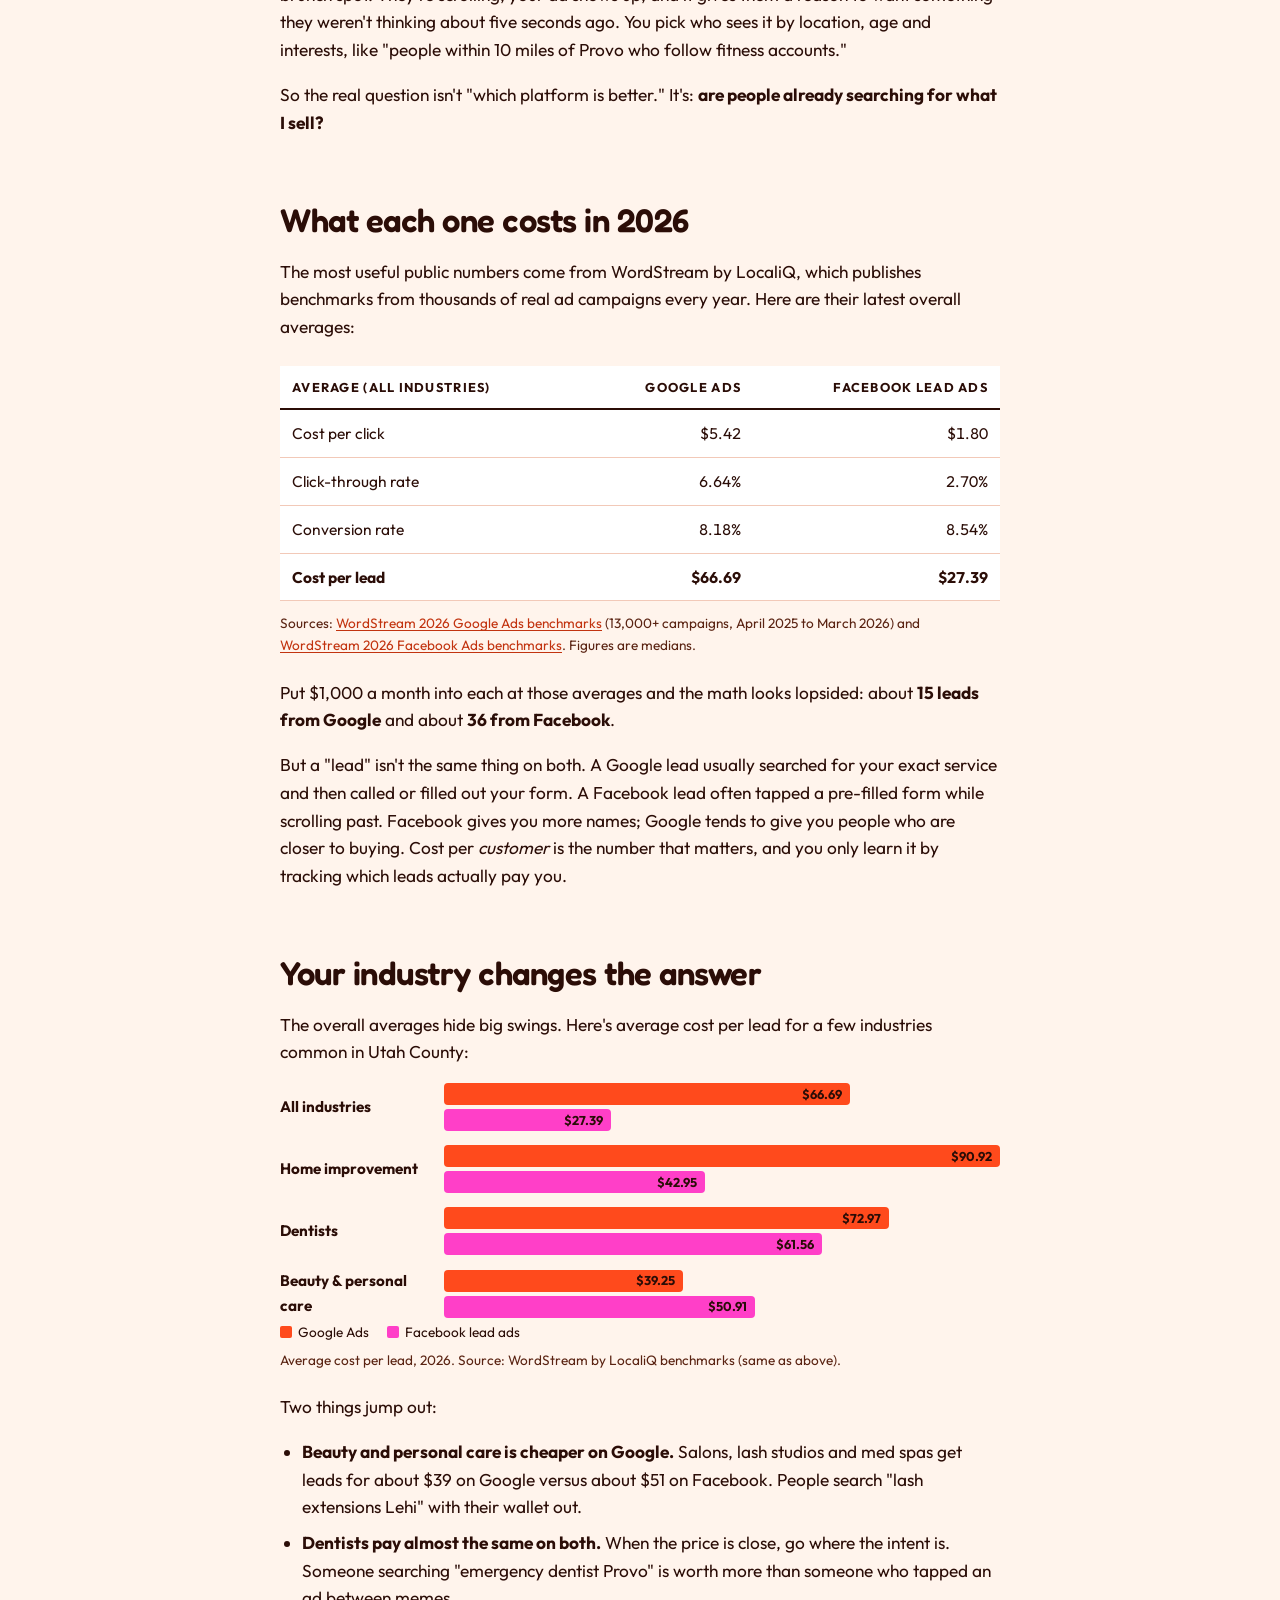
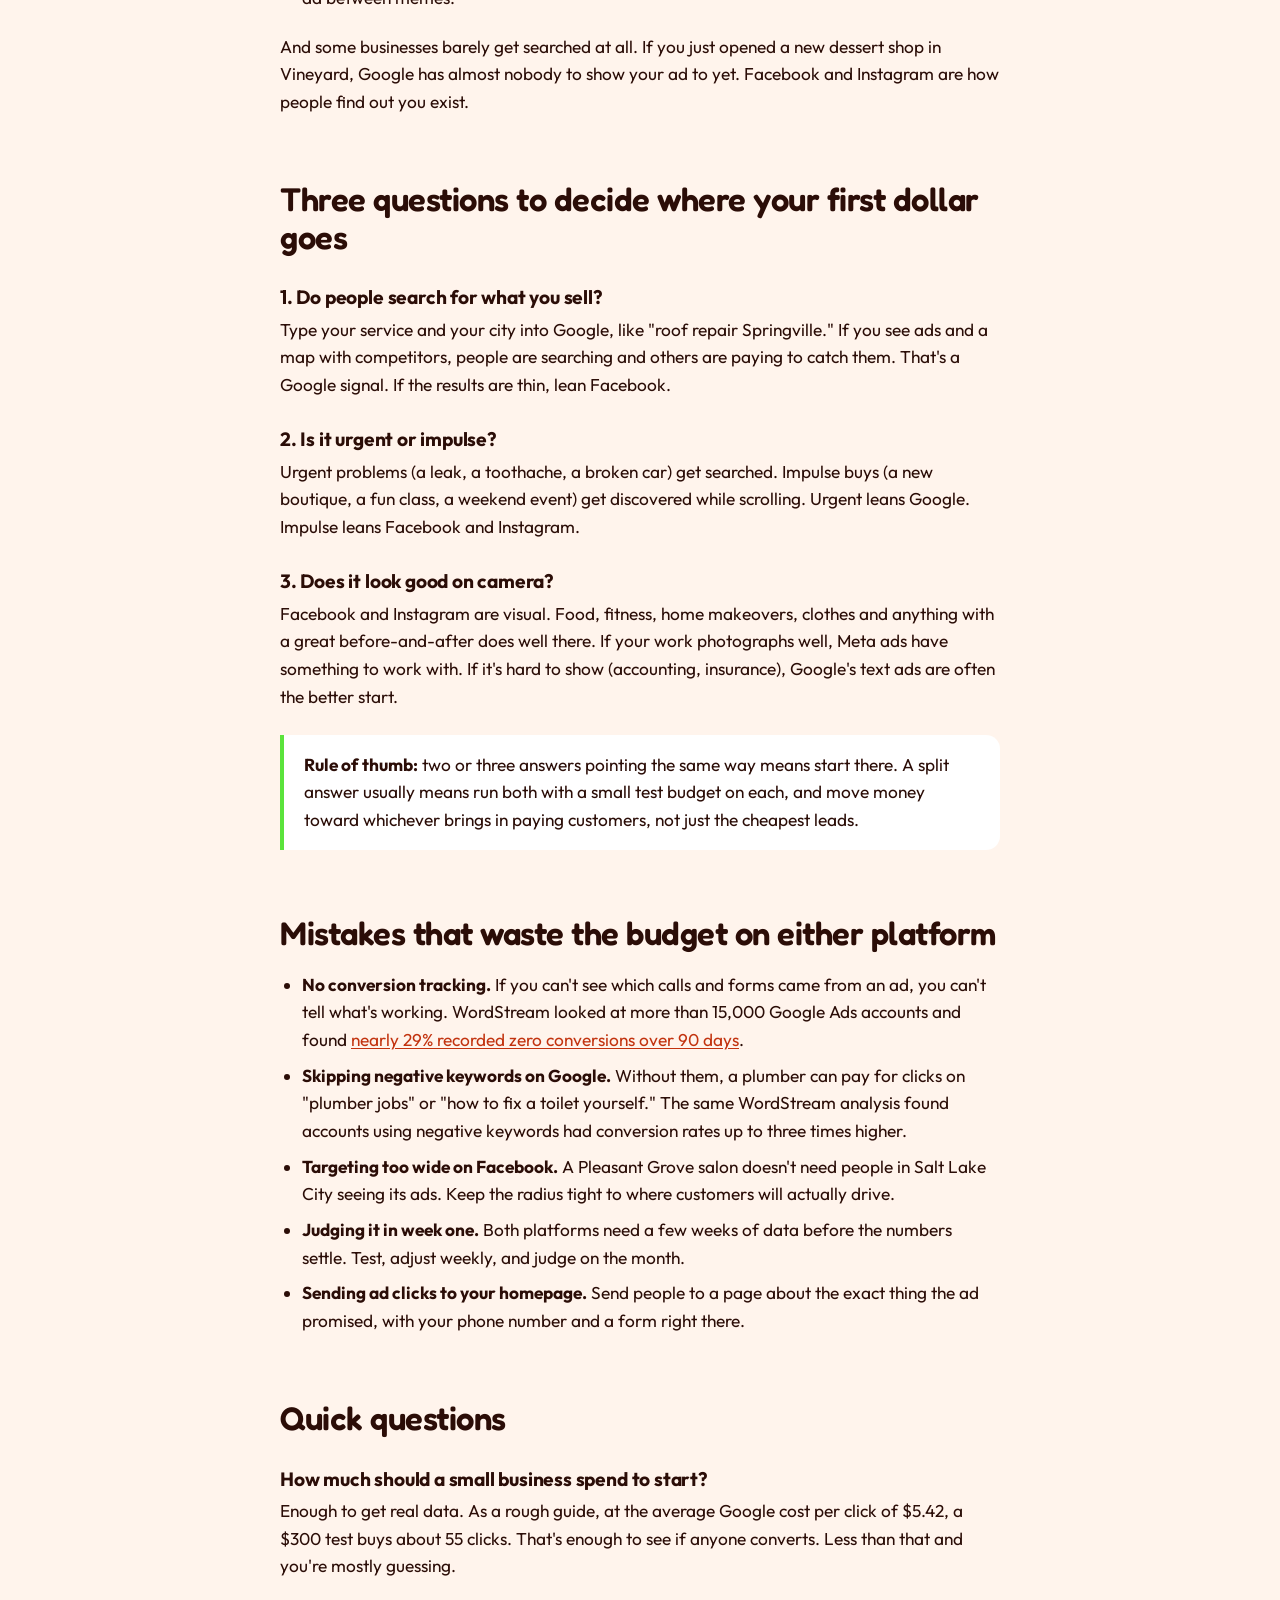
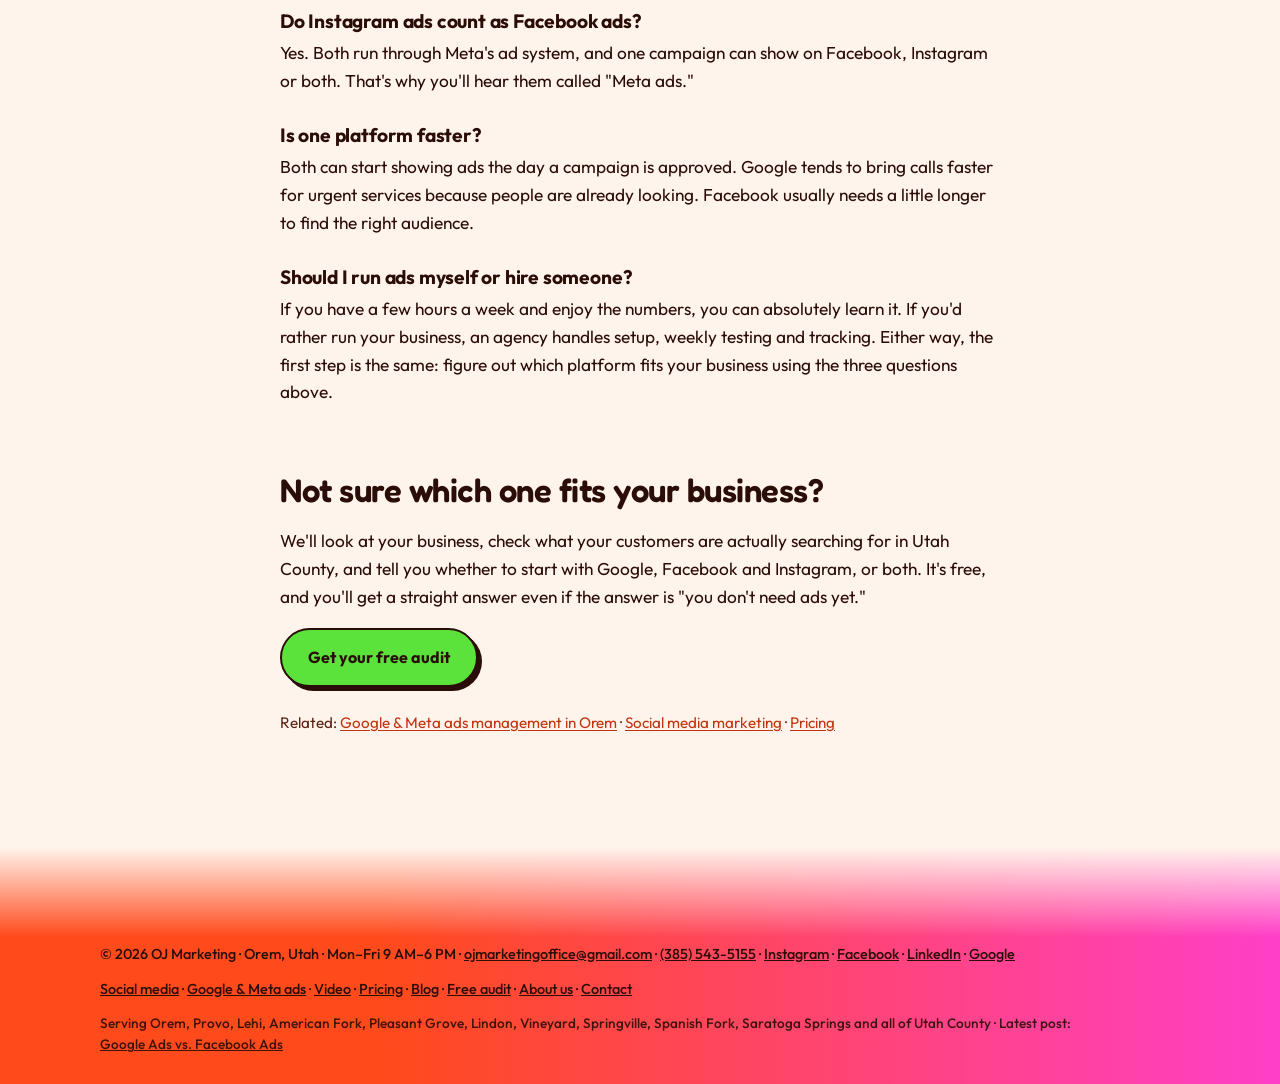
<file: google-ads-vs-facebook-ads-utah-county.html>
<!doctype html>
<html lang="en">
<head>
  <!-- Google tag -->
  <script>
    window.dataLayer = window.dataLayer || [];
    function gtag(){dataLayer.push(arguments);}
    gtag('js', new Date());
    window.addEventListener('load', function () {
      var s = document.createElement('script');
      s.async = true;
      s.src = 'https://www.googletagmanager.com/gtm.js?id=GTM-P9J9255J';
      document.head.appendChild(s);
    });
  </script>
  <meta charset="utf-8">
  <meta name="viewport" content="width=device-width, initial-scale=1">
  <title>Google Ads vs. Facebook Ads: Which to Run First? (2026)</title>
  <meta name="description" content="A Facebook lead averages about $27, a Google lead about $67. Here&#x27;s when the cheaper lead wins, when it doesn&#x27;t, and 3 questions to pick your first ad.">
  <link rel="canonical" href="https://theojmedia.com/google-ads-vs-facebook-ads-utah-county.html">
  <link rel="icon" href="assets/favicon-48.png?v=3" sizes="48x48" type="image/png">
  <link rel="apple-touch-icon" href="assets/apple-touch-icon.png?v=3">
  <link rel="alternate" type="application/rss+xml" title="OJ Marketing Blog" href="https://theojmedia.com/feed.xml">
  <meta name="theme-color" content="#FF4A1C">
  <meta name="author" content="Jackson McBee">

  <meta property="og:site_name" content="OJ Marketing">
  <meta property="og:locale" content="en_US">
  <meta property="og:type" content="article">
  <meta property="og:title" content="Google Ads vs. Facebook Ads: Which to Run First? (2026)">
  <meta property="og:description" content="A Facebook lead averages about $27, a Google lead about $67. Here&#x27;s when the cheaper lead wins, when it doesn&#x27;t, and 3 questions to pick your first ad.">
  <meta property="og:url" content="https://theojmedia.com/google-ads-vs-facebook-ads-utah-county.html">
  <meta property="og:image" content="https://theojmedia.com/assets/og-image.png?v=3">
  <meta property="og:image:width" content="1200">
  <meta property="og:image:height" content="630">
  <meta property="og:image:alt" content="OJ Marketing, marketing that fills your cup. Orem, Utah.">
  <meta property="article:published_time" content="2026-11-20T12:00:00-07:00">
  <meta property="article:author" content="https://theojmedia.com/about.html#jackson">
  <meta name="twitter:card" content="summary_large_image">
  <meta name="twitter:title" content="Google Ads vs. Facebook Ads: Which to Run First? (2026)">
  <meta name="twitter:description" content="A Facebook lead averages about $27, a Google lead about $67. Here&#x27;s when the cheaper lead wins, when it doesn&#x27;t, and 3 questions to pick your first ad.">
  <meta name="twitter:image" content="https://theojmedia.com/assets/og-image.png?v=3">
  <meta name="twitter:image:alt" content="OJ Marketing, marketing that fills your cup. Orem, Utah.">
  <link rel="preload" href="assets/fonts/Fredoka-Bold.woff" as="font" type="font/woff" crossorigin>
  <link rel="preload" href="assets/fonts/Outfit-Var.woff" as="font" type="font/woff" crossorigin>
  <link rel="stylesheet" href="styles.css?v=11">

  <script type="application/ld+json">
{
  "@context": "https://schema.org",
  "@graph": [
    {
      "@type": "BlogPosting",
      "@id": "https://theojmedia.com/google-ads-vs-facebook-ads-utah-county.html#post",
      "headline": "Google Ads vs. Facebook Ads: Which Should a Utah County Business Run First? [2026 Costs]",
      "description": "Facebook leads cost about $27 on average, Google leads about $67. A plain-English guide for Utah County businesses on which ad platform to start with, with 2026 cost data by industry.",
      "datePublished": "2026-11-20T12:00:00-07:00",
      "dateModified": "2026-11-20T12:00:00-07:00",
      "mainEntityOfPage": "https://theojmedia.com/google-ads-vs-facebook-ads-utah-county.html",
      "image": "https://theojmedia.com/assets/og-image.png?v=3",
      "author": { "@type": "Person", "@id": "https://theojmedia.com/about.html#jackson", "name": "Jackson McBee", "url": "https://theojmedia.com/about.html#jackson" },
      "publisher": { "@id": "https://theojmedia.com/#org" },
      "isPartOf": { "@id": "https://theojmedia.com/blog.html#blog" },
      "about": ["Google Ads", "Facebook Ads", "Meta Ads", "Local marketing", "Utah County"]
    },
    {
      "@type": "BreadcrumbList",
      "itemListElement": [
        { "@type": "ListItem", "position": 1, "name": "Home", "item": "https://theojmedia.com/" },
        { "@type": "ListItem", "position": 2, "name": "Blog", "item": "https://theojmedia.com/blog.html" },
        { "@type": "ListItem", "position": 3, "name": "Google Ads vs. Facebook Ads", "item": "https://theojmedia.com/google-ads-vs-facebook-ads-utah-county.html" }
      ]
    }
  ]
}
  </script>
</head>
<body>

<header class="header">
  <div class="wrap header__inner">
    <a class="brand" href="./" aria-label="OJ Marketing home">
      <img src="assets/logo-104.webp?v=4" alt="OJ Marketing logo" width="52" height="52">
      <span>OJ Marketing</span>
    </a>
    <button class="menu-toggle" aria-expanded="false" aria-controls="nav">Menu</button>
    <nav class="nav" id="nav">
      <a href="./">Home</a>
      <a href="services.html">Services</a>
      <a href="pricing.html">Pricing</a>
      <a href="blog.html" aria-current="page">Blog</a>
      <a href="about.html">About us</a>
      <a href="contact.html">Contact</a>
      <a class="btn" href="audit.html">Free audit</a>
    </nav>
  </div>
</header>

<main>
  <article>
    <section class="hero hero--page post-hero">
      <div class="wrap">
        <span class="kicker"><a href="blog.html" style="text-decoration:none">Blog</a> &middot; Paid ads</span>
        <h1>Google Ads vs. Facebook Ads: which should you run first?</h1>
        <p class="lede muted">A Facebook lead costs about $27 on average. A Google lead costs about $67. That doesn't mean Facebook wins. Here's how a Utah County business should actually choose, with the 2026 numbers.</p>
        <div class="byline">
          <img src="assets/headshots/jackson-88.webp" alt="Jackson McBee, co-founder of OJ Marketing and author of this post" width="44" height="44">
          <span>By <a href="about.html#jackson"><b>Jackson McBee</b></a>, co-founder &middot; <time datetime="2026-11-20">November 20, 2026</time> &middot; 7 min read</span>
        </div>
      </div>
    </section>

    <section class="section section--tight" style="padding-top:48px">
      <div class="wrap">
        <div class="prose">

          <div class="answer">
            <span class="kicker">The short answer</span>
            <p><b>Start with Google if people already search for what you sell</b> (plumbers, dentists, auto repair, lawyers). They're looking for you right now, and Google puts you in front of them.</p>
            <p><b>Start with Facebook and Instagram if people don't search for it yet</b> (a new caf&eacute;, a boutique, a gym, an event). You have to show it to them before they know they want it.</p>
            <p>Most local businesses end up running both. The question is which one gets your first dollar.</p>
          </div>

          <nav class="toc" aria-label="In this post">
            <b>In this post</b>
            <ol>
              <li><a href="#difference">The one difference that matters</a></li>
              <li><a href="#costs">What each one costs in 2026</a></li>
              <li><a href="#industry">Your industry changes the answer</a></li>
              <li><a href="#decide">Three questions to decide</a></li>
              <li><a href="#mistakes">Mistakes that waste the budget</a></li>
              <li><a href="#faq">Quick questions</a></li>
            </ol>
          </nav>

          <h2 id="difference">The one difference that matters: searching vs. scrolling</h2>
          <p>Every comparison article lists twenty differences. Only one really decides it.</p>
          <p><b>Google Ads catch demand.</b> Someone types "water heater repair Orem" or "dentist near me." They already have the problem and they want someone to fix it today. Your ad shows up at the exact moment they're ready to call.</p>
          <p><b>Facebook and Instagram ads create demand.</b> Nobody opens Instagram looking for a new brunch spot. They're scrolling, your ad shows up, and it gives them a reason to want something they weren't thinking about five seconds ago. You pick who sees it by location, age and interests, like "people within 10 miles of Provo who follow fitness accounts."</p>
          <p>So the real question isn't "which platform is better." It's: <b>are people already searching for what I sell?</b></p>

          <h2 id="costs">What each one costs in 2026</h2>
          <p>The most useful public numbers come from WordStream by LocaliQ, which publishes benchmarks from thousands of real ad campaigns every year. Here are their latest overall averages:</p>

          <div class="table-scroll">
            <table>
              <thead>
                <tr><th>Average (all industries)</th><th class="num">Google Ads</th><th class="num">Facebook lead ads</th></tr>
              </thead>
              <tbody>
                <tr><td>Cost per click</td><td class="num">$5.42</td><td class="num">$1.80</td></tr>
                <tr><td>Click-through rate</td><td class="num">6.64%</td><td class="num">2.70%</td></tr>
                <tr><td>Conversion rate</td><td class="num">8.18%</td><td class="num">8.54%</td></tr>
                <tr><td><b>Cost per lead</b></td><td class="num"><b>$66.69</b></td><td class="num"><b>$27.39</b></td></tr>
              </tbody>
            </table>
          </div>
          <p class="caption">Sources: <a href="https://www.wordstream.com/blog/2026-google-ads-benchmarks" target="_blank" rel="noopener">WordStream 2026 Google Ads benchmarks</a> (13,000+ campaigns, April 2025 to March 2026) and <a href="https://ppc.land/facebook-lead-costs-hold-at-27-39-as-traffic-clicks-drop-to-0-60/" target="_blank" rel="noopener">WordStream 2026 Facebook Ads benchmarks</a>. Figures are medians.</p>

          <p>Put $1,000 a month into each at those averages and the math looks lopsided: about <b>15 leads from Google</b> and about <b>36 from Facebook</b>.</p>
          <p>But a "lead" isn't the same thing on both. A Google lead usually searched for your exact service and then called or filled out your form. A Facebook lead often tapped a pre-filled form while scrolling past. Facebook gives you more names; Google tends to give you people who are closer to buying. Cost per <i>customer</i> is the number that matters, and you only learn it by tracking which leads actually pay you.</p>

          <h2 id="industry">Your industry changes the answer</h2>
          <p>The overall averages hide big swings. Here's average cost per lead for a few industries common in Utah County:</p>

          <div class="bars" role="img" aria-label="Average cost per lead by industry. Overall: Google $66.69, Facebook $27.39. Home improvement: Google $90.92, Facebook $42.95. Dentists: Google $72.97, Facebook $61.56. Beauty and personal care: Google $39.25, Facebook $50.91.">
            <div class="row"><b>All industries</b><div class="pair"><div class="bar bar--g" style="width:73%">$66.69</div><div class="bar bar--m" style="width:30%">$27.39</div></div></div>
            <div class="row"><b>Home improvement</b><div class="pair"><div class="bar bar--g" style="width:100%">$90.92</div><div class="bar bar--m" style="width:47%">$42.95</div></div></div>
            <div class="row"><b>Dentists</b><div class="pair"><div class="bar bar--g" style="width:80%">$72.97</div><div class="bar bar--m" style="width:68%">$61.56</div></div></div>
            <div class="row"><b>Beauty &amp; personal care</b><div class="pair"><div class="bar bar--g" style="width:43%">$39.25</div><div class="bar bar--m" style="width:56%">$50.91</div></div></div>
          </div>
          <div class="legend"><span class="g">Google Ads</span><span class="m">Facebook lead ads</span></div>
          <p class="caption">Average cost per lead, 2026. Source: WordStream by LocaliQ benchmarks (same as above).</p>

          <p>Two things jump out:</p>
          <ul>
            <li><b>Beauty and personal care is cheaper on Google.</b> Salons, lash studios and med spas get leads for about $39 on Google versus about $51 on Facebook. People search "lash extensions Lehi" with their wallet out.</li>
            <li><b>Dentists pay almost the same on both.</b> When the price is close, go where the intent is. Someone searching "emergency dentist Provo" is worth more than someone who tapped an ad between memes.</li>
          </ul>
          <p>And some businesses barely get searched at all. If you just opened a new dessert shop in Vineyard, Google has almost nobody to show your ad to yet. Facebook and Instagram are how people find out you exist.</p>

          <h2 id="decide">Three questions to decide where your first dollar goes</h2>
          <h3>1. Do people search for what you sell?</h3>
          <p>Type your service and your city into Google, like "roof repair Springville." If you see ads and a map with competitors, people are searching and others are paying to catch them. That's a Google signal. If the results are thin, lean Facebook.</p>

          <h3>2. Is it urgent or impulse?</h3>
          <p>Urgent problems (a leak, a toothache, a broken car) get searched. Impulse buys (a new boutique, a fun class, a weekend event) get discovered while scrolling. Urgent leans Google. Impulse leans Facebook and Instagram.</p>

          <h3>3. Does it look good on camera?</h3>
          <p>Facebook and Instagram are visual. Food, fitness, home makeovers, clothes and anything with a great before-and-after does well there. If your work photographs well, Meta ads have something to work with. If it's hard to show (accounting, insurance), Google's text ads are often the better start.</p>

          <div class="callout">
            <p><b>Rule of thumb:</b> two or three answers pointing the same way means start there. A split answer usually means run both with a small test budget on each, and move money toward whichever brings in paying customers, not just the cheapest leads.</p>
          </div>

          <h2 id="mistakes">Mistakes that waste the budget on either platform</h2>
          <ul>
            <li><b>No conversion tracking.</b> If you can't see which calls and forms came from an ad, you can't tell what's working. WordStream looked at more than 15,000 Google Ads accounts and found <a href="https://www.shopifreaks.com/google-ads-cpcs-rose-to-5-42-in-2025-with-87-of-industries-seeing-increases-but-conversion-rates-climbed-to-8-18-as-automation-improves/" target="_blank" rel="noopener">nearly 29% recorded zero conversions over 90 days</a>.</li>
            <li><b>Skipping negative keywords on Google.</b> Without them, a plumber can pay for clicks on "plumber jobs" or "how to fix a toilet yourself." The same WordStream analysis found accounts using negative keywords had conversion rates up to three times higher.</li>
            <li><b>Targeting too wide on Facebook.</b> A Pleasant Grove salon doesn't need people in Salt Lake City seeing its ads. Keep the radius tight to where customers will actually drive.</li>
            <li><b>Judging it in week one.</b> Both platforms need a few weeks of data before the numbers settle. Test, adjust weekly, and judge on the month.</li>
            <li><b>Sending ad clicks to your homepage.</b> Send people to a page about the exact thing the ad promised, with your phone number and a form right there.</li>
          </ul>

          <h2 id="faq">Quick questions</h2>
          <h3>How much should a small business spend to start?</h3>
          <p>Enough to get real data. As a rough guide, at the average Google cost per click of $5.42, a $300 test buys about 55 clicks. That's enough to see if anyone converts. Less than that and you're mostly guessing.</p>
          <h3>Do Instagram ads count as Facebook ads?</h3>
          <p>Yes. Both run through Meta's ad system, and one campaign can show on Facebook, Instagram or both. That's why you'll hear them called "Meta ads."</p>
          <h3>Is one platform faster?</h3>
          <p>Both can start showing ads the day a campaign is approved. Google tends to bring calls faster for urgent services because people are already looking. Facebook usually needs a little longer to find the right audience.</p>
          <h3>Should I run ads myself or hire someone?</h3>
          <p>If you have a few hours a week and enjoy the numbers, you can absolutely learn it. If you'd rather run your business, an agency handles setup, weekly testing and tracking. Either way, the first step is the same: figure out which platform fits your business using the three questions above.</p>

          <h2>Not sure which one fits your business?</h2>
          <p>We'll look at your business, check what your customers are actually searching for in Utah County, and tell you whether to start with Google, Facebook and Instagram, or both. It's free, and you'll get a straight answer even if the answer is "you don't need ads yet."</p>
          <p><a class="btn" href="audit.html" style="color:var(--ink)">Get your free audit</a></p>
          <p class="muted" style="font-size:.95rem;margin-top:24px">Related: <a href="google-meta-ads-orem.html">Google &amp; Meta ads management in Orem</a> &middot; <a href="social-media-marketing-orem.html">Social media marketing</a> &middot; <a href="pricing.html">Pricing</a></p>
        </div>
      </div>
    </section>
  </article>
</main>

<footer class="footer">
  <div class="wrap footer__inner">
    <span>&copy; <span id="year">2026</span> OJ Marketing &middot; Orem, Utah &middot; Mon&ndash;Fri 9 AM&ndash;6 PM &middot; <a href="mailto:ojmarketingoffice@gmail.com">ojmarketingoffice@gmail.com</a> &middot; <a href="tel:+13855435155">(385) 543-5155</a> &middot; <a href="https://www.instagram.com/ojmarketing.utah/" target="_blank" rel="noopener">Instagram</a> &middot; <a href="https://www.facebook.com/Ojmarketingutah" target="_blank" rel="noopener">Facebook</a> &middot; <a href="https://www.linkedin.com/company/ojmarketing/" target="_blank" rel="noopener">LinkedIn</a> &middot; <a href="https://g.page/r/CdfvxJYsuxeDEBM" target="_blank" rel="noopener">Google</a></span>
    <span><a href="social-media-marketing-orem.html">Social media</a> &middot; <a href="google-meta-ads-orem.html">Google &amp; Meta ads</a> &middot; <a href="video-production-orem.html">Video</a> &middot; <a href="pricing.html">Pricing</a> &middot; <a href="blog.html">Blog</a> &middot; <a href="audit.html">Free audit</a> &middot; <a href="about.html">About us</a> &middot; <a href="contact.html">Contact</a></span>
    <span class="footer__areas">Serving Orem, Provo, Lehi, American Fork, Pleasant Grove, Lindon, Vineyard, Springville, Spanish Fork, Saratoga Springs and all of Utah County &middot; Latest post: <a href="google-ads-vs-facebook-ads-utah-county.html">Google Ads vs. Facebook Ads</a></span>
  </div>
</footer>

<script src="site.js?v=2"></script>
</body>
</html>
</file>
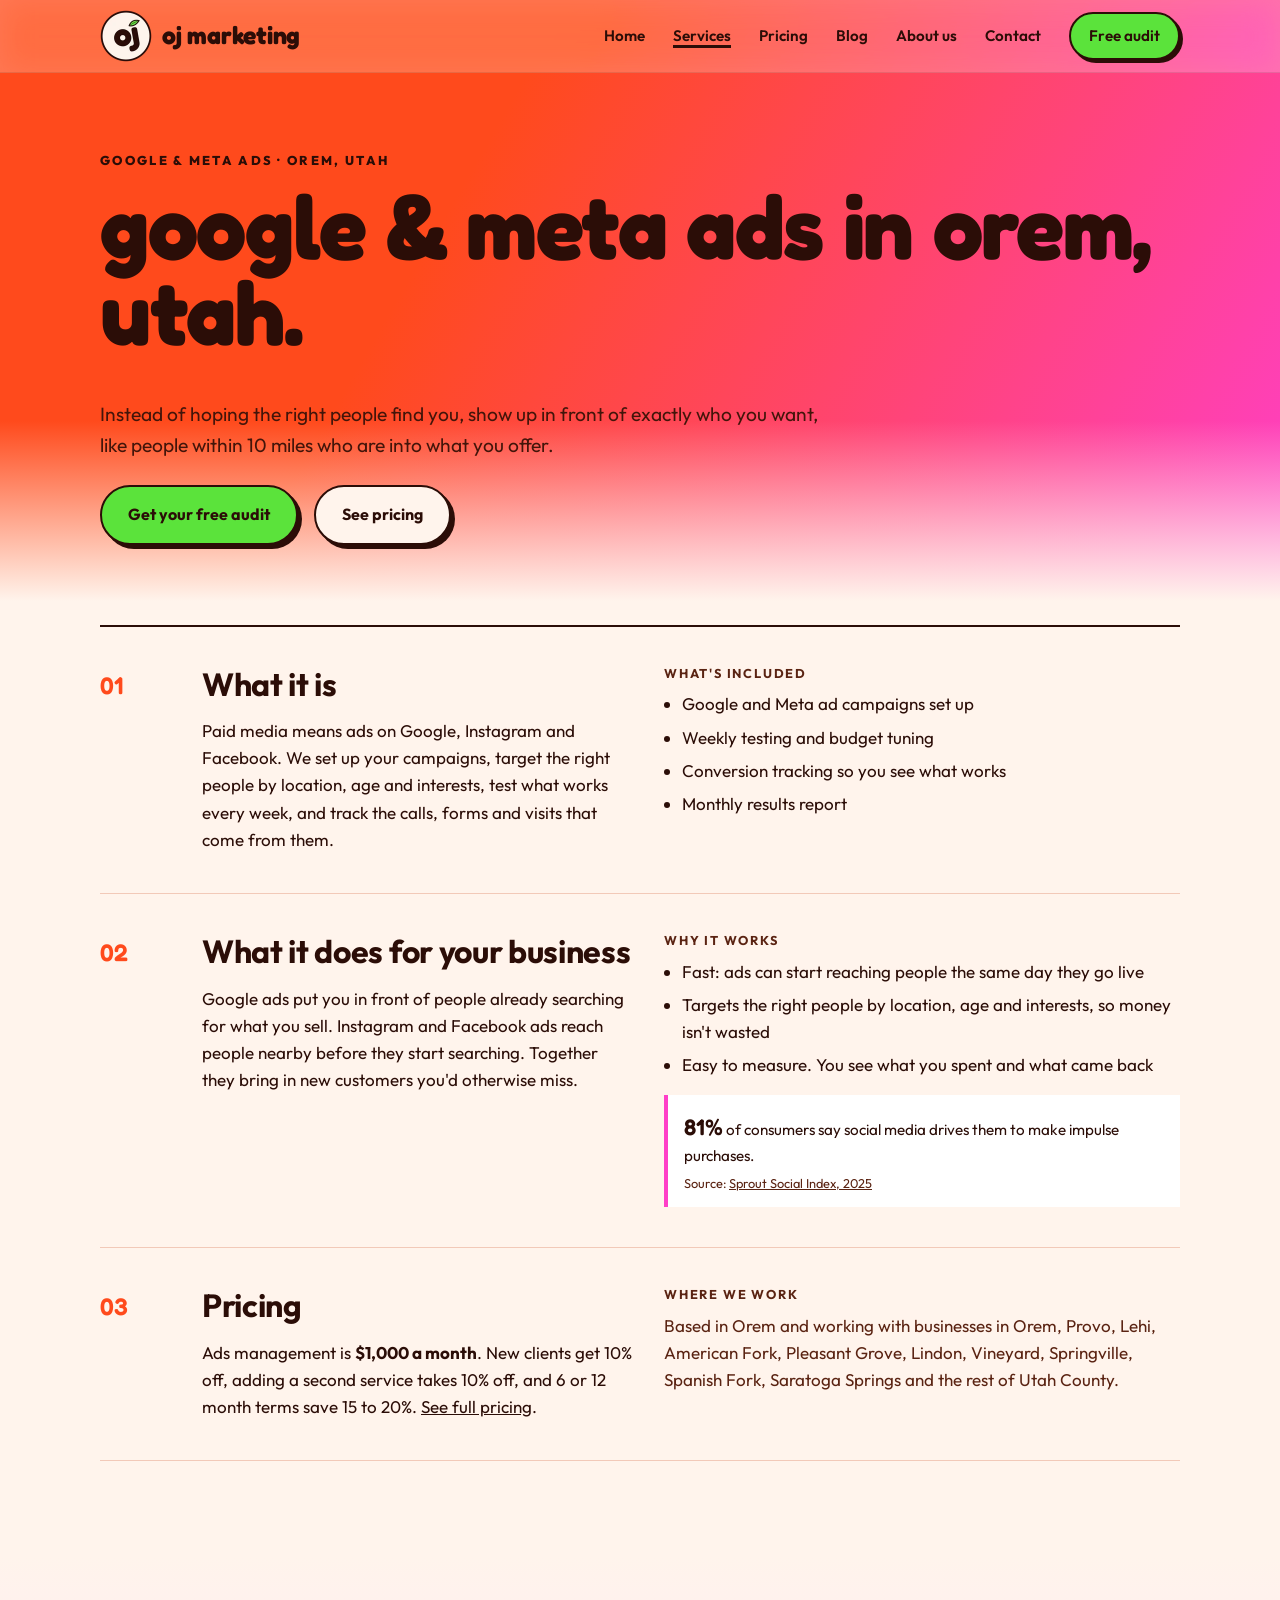
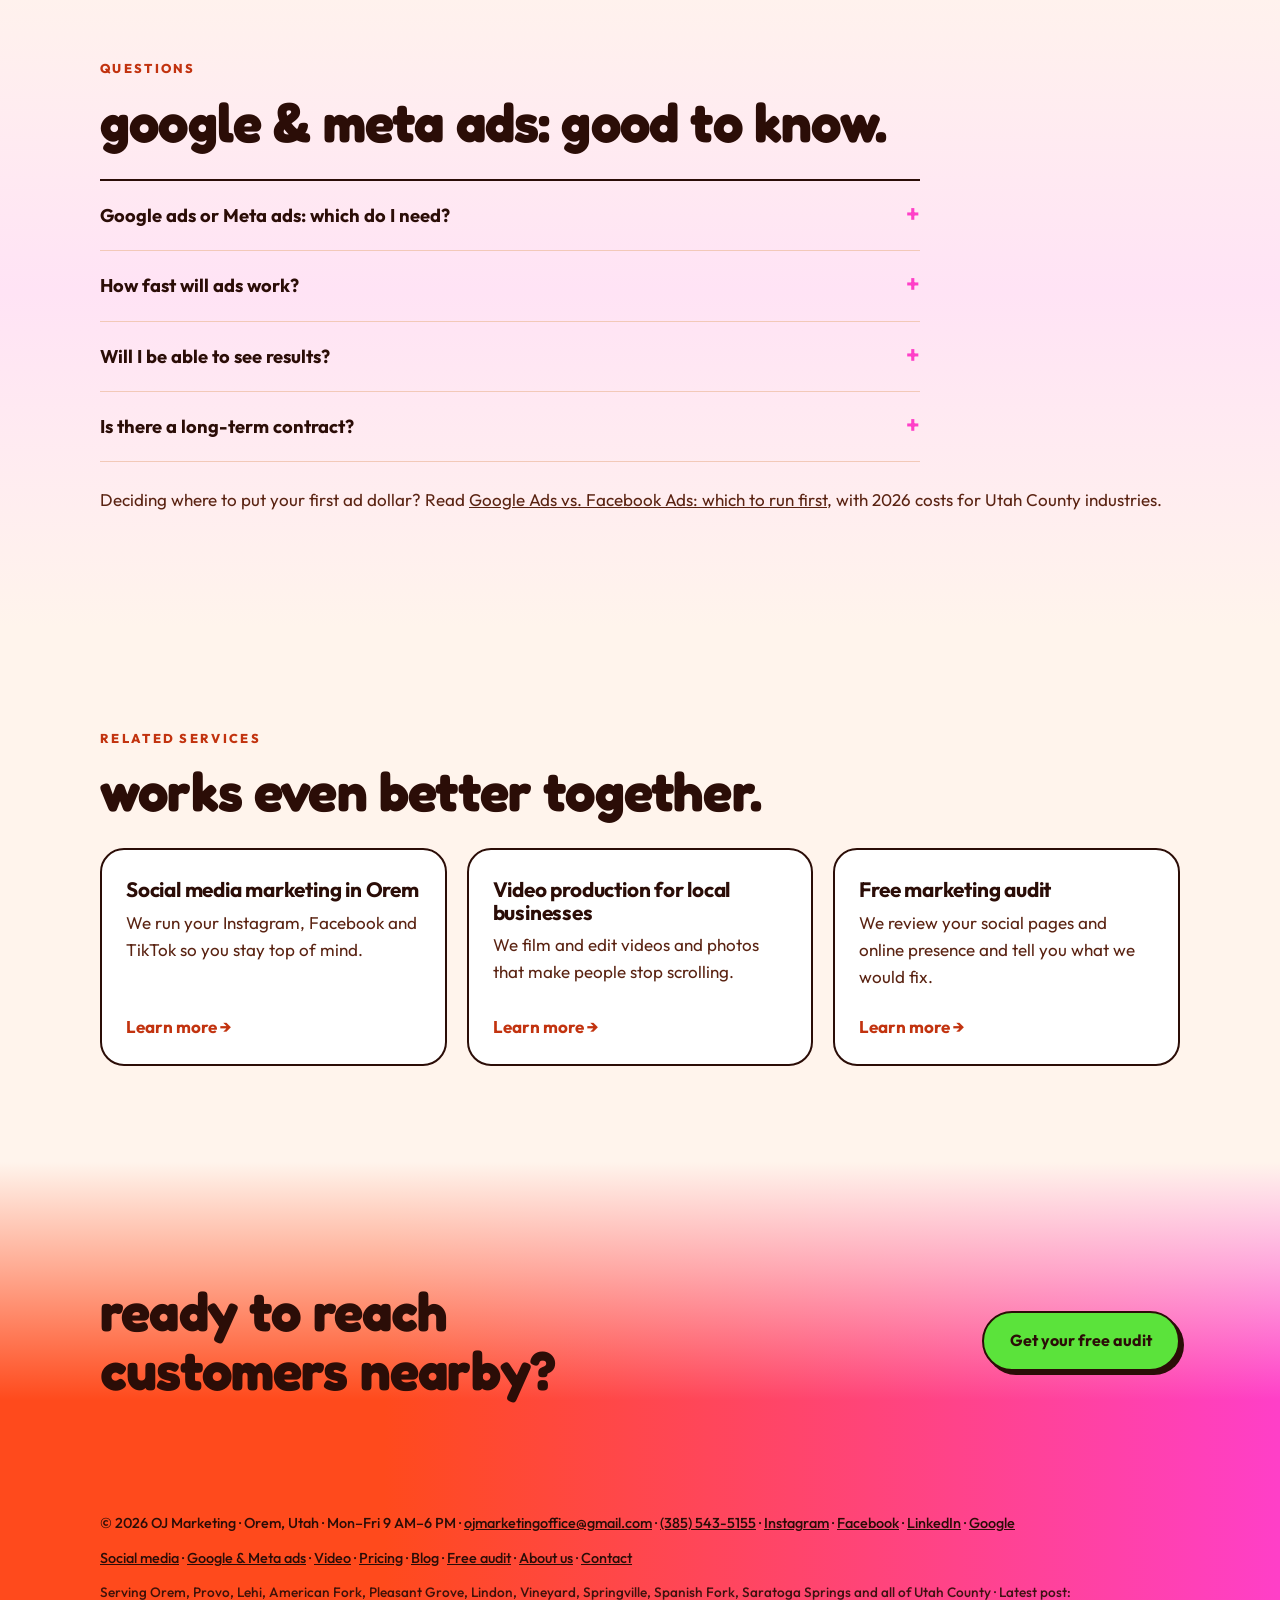
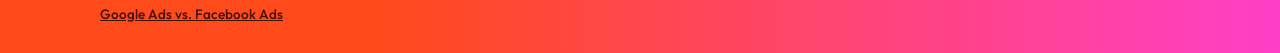
<file: google-meta-ads-orem.html>
<!doctype html>
<html lang="en">
<head>
  <!-- Google tag -->
  <script>
    window.dataLayer = window.dataLayer || [];
    function gtag(){dataLayer.push(arguments);}
    gtag('js', new Date());
    window.addEventListener('load', function () {
      var s = document.createElement('script');
      s.async = true;
      s.src = 'https://www.googletagmanager.com/gtm.js?id=GTM-P9J9255J';
      document.head.appendChild(s);
    });
  </script>
  <meta charset="utf-8">
  <meta name="viewport" content="width=device-width, initial-scale=1">
  <title>Google &amp; Meta Ads Management in Orem, UT | OJ Marketing</title>
  <meta name="description" content="Google, Facebook and Instagram ads for Orem and Utah County businesses, aimed at people nearby, tested weekly and tracked to real leads. $1,000/mo.">
  <link rel="canonical" href="https://theojmedia.com/google-meta-ads-orem.html">
  <link rel="icon" href="assets/favicon-48.png?v=3" sizes="48x48" type="image/png">
  <link rel="apple-touch-icon" href="assets/apple-touch-icon.png?v=3">
  <meta name="theme-color" content="#FF4A1C">

  <meta property="og:site_name" content="OJ Marketing">
  <meta property="og:locale" content="en_US">
  <meta property="og:type" content="website">
  <meta property="og:title" content="Google &amp; Meta Ads Management in Orem, UT | OJ Marketing">
  <meta property="og:description" content="Google, Facebook and Instagram ads for Orem and Utah County businesses, aimed at people nearby, tested weekly and tracked to real leads. $1,000/mo.">
  <meta property="og:url" content="https://theojmedia.com/google-meta-ads-orem.html">
  <meta property="og:image" content="https://theojmedia.com/assets/og-image.png?v=3">
  <meta property="og:image:width" content="1200">
  <meta property="og:image:height" content="630">
  <meta property="og:image:alt" content="OJ Marketing, marketing that fills your cup. Orem, Utah.">
  <meta name="twitter:card" content="summary_large_image">
  <meta name="twitter:title" content="Google &amp; Meta Ads Management in Orem, UT | OJ Marketing">
  <meta name="twitter:description" content="Google, Facebook and Instagram ads for Orem and Utah County businesses, aimed at people nearby, tested weekly and tracked to real leads. $1,000/mo.">
  <meta name="twitter:image" content="https://theojmedia.com/assets/og-image.png?v=3">
  <meta name="twitter:image:alt" content="OJ Marketing, marketing that fills your cup. Orem, Utah.">
  <link rel="preload" href="assets/fonts/Fredoka-Bold.woff" as="font" type="font/woff" crossorigin>
  <link rel="preload" href="assets/fonts/Outfit-Var.woff" as="font" type="font/woff" crossorigin>
  <link rel="stylesheet" href="styles.css?v=11">

  <script type="application/ld+json">
{
  "@context": "https://schema.org",
  "@graph": [
    {
      "@type": "Service",
      "@id": "https://theojmedia.com/google-meta-ads-orem.html#service",
      "name": "Google & Meta ads management",
      "serviceType": "Google & Meta ads management",
      "description": "Paid advertising on Google, Instagram and Facebook: campaign setup, targeting by location and interest, weekly testing and conversion tracking.",
      "url": "https://theojmedia.com/google-meta-ads-orem.html",
      "provider": {
        "@id": "https://theojmedia.com/#org"
      },
      "areaServed": [
        {
          "@type": "City",
          "name": "Orem, UT"
        },
        {
          "@type": "City",
          "name": "Provo, UT"
        },
        {
          "@type": "City",
          "name": "Lehi, UT"
        },
        {
          "@type": "City",
          "name": "American Fork, UT"
        },
        {
          "@type": "City",
          "name": "Springville, UT"
        },
        {
          "@type": "City",
          "name": "Pleasant Grove, UT"
        },
        {
          "@type": "City",
          "name": "Lindon, UT"
        },
        {
          "@type": "City",
          "name": "Vineyard, UT"
        },
        {
          "@type": "City",
          "name": "Spanish Fork, UT"
        },
        {
          "@type": "City",
          "name": "Saratoga Springs, UT"
        },
        {
          "@type": "AdministrativeArea",
          "name": "Utah County, Utah"
        }
      ],
      "offers": {
        "@type": "Offer",
        "priceCurrency": "USD",
        "price": "1000",
        "priceSpecification": {
          "@type": "UnitPriceSpecification",
          "price": 1000,
          "priceCurrency": "USD",
          "unitText": "MONTH"
        }
      }
    },
    {
      "@type": "BreadcrumbList",
      "itemListElement": [
        {
          "@type": "ListItem",
          "position": 1,
          "name": "Home",
          "item": "https://theojmedia.com/"
        },
        {
          "@type": "ListItem",
          "position": 2,
          "name": "Services",
          "item": "https://theojmedia.com/services.html"
        },
        {
          "@type": "ListItem",
          "position": 3,
          "name": "Google & Meta ads",
          "item": "https://theojmedia.com/google-meta-ads-orem.html"
        }
      ]
    }
  ]
}
  </script>
  <script type="application/ld+json">
{
  "@context": "https://schema.org",
  "@type": "FAQPage",
  "@id": "https://theojmedia.com/google-meta-ads-orem.html#faq",
  "url": "https://theojmedia.com/google-meta-ads-orem.html",
  "mainEntity": [
    {
      "@type": "Question",
      "name": "Google ads or Meta ads: which do I need?",
      "acceptedAnswer": {
        "@type": "Answer",
        "text": "It depends on whether people already search for what you sell. In your free audit we'll recommend one, the other, or both, and explain why."
      }
    },
    {
      "@type": "Question",
      "name": "How fast will ads work?",
      "acceptedAnswer": {
        "@type": "Answer",
        "text": "Ads can start reaching people the day they go live. We test and adjust every week, and the monthly report shows what each dollar brought back."
      }
    },
    {
      "@type": "Question",
      "name": "Will I be able to see results?",
      "acceptedAnswer": {
        "@type": "Answer",
        "text": "Yes. We set up conversion tracking so you can see calls, form fills and other actions that came from your ads."
      }
    },
    {
      "@type": "Question",
      "name": "Is there a long-term contract?",
      "acceptedAnswer": {
        "@type": "Answer",
        "text": "No. You can go month to month. Longer terms are optional and come with a discount."
      }
    }
  ]
}
  </script>
</head>
<body>

<header class="header">
  <div class="wrap header__inner">
    <a class="brand" href="./" aria-label="OJ Marketing home">
      <img src="assets/logo-104.webp?v=4" alt="OJ Marketing logo" width="52" height="52">
      <span>OJ Marketing</span>
    </a>
    <button class="menu-toggle" aria-expanded="false" aria-controls="nav">Menu</button>
    <nav class="nav" id="nav">
      <a href="./">Home</a>
      <a href="services.html" aria-current="page">Services</a>
      <a href="pricing.html">Pricing</a>
      <a href="blog.html">Blog</a>
      <a href="about.html">About us</a>
      <a href="contact.html">Contact</a>
      <a class="btn" href="audit.html">Free audit</a>
    </nav>
  </div>
</header>

<main>
  <section class="hero hero--page">
    <div class="wrap">
      <span class="kicker">Google & Meta ads &middot; Orem, Utah</span>
      <h1>Google &amp; Meta ads in Orem, Utah.</h1>
      <p class="lede muted">Instead of hoping the right people find you, show up in front of exactly who you want, like people within 10 miles who are into what you offer.</p>
      <div class="hero__actions">
        <a class="btn" href="audit.html">Get your free audit</a>
        <a class="btn btn--ghost" href="pricing.html">See pricing</a>
      </div>
    </div>
  </section>

  <section class="section section--tight">
    <div class="wrap">
      <div class="services">
        <article class="service">
          <div class="service__num">01</div>
          <div>
            <h2 class="service__h">What it is</h2>
            <p class="service__what">Paid media means ads on Google, Instagram and Facebook. We set up your campaigns, target the right people by location, age and interests, test what works every week, and track the calls, forms and visits that come from them.</p>
          </div>
          <div class="service__why">
            <h3>What's included</h3>
            <ul>
              <li>Google and Meta ad campaigns set up</li>
              <li>Weekly testing and budget tuning</li>
              <li>Conversion tracking so you see what works</li>
              <li>Monthly results report</li>
            </ul>
          </div>
        </article>
        <article class="service">
          <div class="service__num">02</div>
          <div>
            <h2 class="service__h">What it does for your business</h2>
            <p class="service__what">Google ads put you in front of people already searching for what you sell. Instagram and Facebook ads reach people nearby before they start searching. Together they bring in new customers you'd otherwise miss.</p>
          </div>
          <div class="service__why">
            <h3>Why it works</h3>
            <ul>
              <li>Fast: ads can start reaching people the same day they go live</li>
              <li>Targets the right people by location, age and interests, so money isn't wasted</li>
              <li>Easy to measure. You see what you spent and what came back</li>
            </ul>
            <div class="stat"><b>81%</b> of consumers say social media drives them to make impulse purchases.<small>Source: <a href="https://sproutsocial.com/insights/index/" target="_blank" rel="noopener">Sprout Social Index, 2025</a></small></div>
          </div>
        </article>
        <article class="service">
          <div class="service__num">03</div>
          <div>
            <h2 class="service__h">Pricing</h2>
            <p class="service__what">Ads management is <b>$1,000 a month</b>. New clients get 10% off, adding a second service takes 10% off, and 6 or 12 month terms save 15 to 20%. <a href="pricing.html">See full pricing</a>.</p>
          </div>
          <div class="service__why">
            <h3>Where we work</h3>
            <p class="muted">Based in Orem and working with businesses in Orem, Provo, Lehi, American Fork, Pleasant Grove, Lindon, Vineyard, Springville, Spanish Fork, Saratoga Springs and the rest of Utah County.</p>
          </div>
        </article>
      </div>
    </div>
  </section>

  <section class="section section--alt">
    <div class="wrap">
      <span class="kicker">Questions</span>
      <h2>Google & Meta ads: good to know.</h2>
      <div class="faq">
        <details>
          <summary>Google ads or Meta ads: which do I need?</summary>
          <p>It depends on whether people already search for what you sell. In your free audit we'll recommend one, the other, or both, and explain why.</p>
        </details>
        <details>
          <summary>How fast will ads work?</summary>
          <p>Ads can start reaching people the day they go live. We test and adjust every week, and the monthly report shows what each dollar brought back.</p>
        </details>
        <details>
          <summary>Will I be able to see results?</summary>
          <p>Yes. We set up conversion tracking so you can see calls, form fills and other actions that came from your ads.</p>
        </details>
        <details>
          <summary>Is there a long-term contract?</summary>
          <p>No. You can go month to month. Longer terms are optional and come with a discount.</p>
        </details>
      </div>
      <p class="muted" style="margin-top:24px">Deciding where to put your first ad dollar? Read <a href="google-ads-vs-facebook-ads-utah-county.html">Google Ads vs. Facebook Ads: which to run first</a>, with 2026 costs for Utah County industries.</p>
    </div>
  </section>

  <section class="section">
    <div class="wrap">
      <span class="kicker">Related services</span>
      <h2>Works even better together.</h2>
      <div class="related">
        <a class="teaser" href="social-media-marketing-orem.html">
          <h3 class="teaser__h">Social media marketing in Orem</h3>
          <p class="muted">We run your Instagram, Facebook and TikTok so you stay top of mind.</p>
          <span class="teaser__go">Learn more &rarr;</span>
        </a>
        <a class="teaser" href="video-production-orem.html">
          <h3 class="teaser__h">Video production for local businesses</h3>
          <p class="muted">We film and edit videos and photos that make people stop scrolling.</p>
          <span class="teaser__go">Learn more &rarr;</span>
        </a>
        <a class="teaser" href="audit.html">
          <h3 class="teaser__h">Free marketing audit</h3>
          <p class="muted">We review your social pages and online presence and tell you what we would fix.</p>
          <span class="teaser__go">Learn more &rarr;</span>
        </a>
      </div>
    </div>
  </section>

  <section class="section section--dark cta-band">
    <div class="wrap cta-band__inner">
      <h2>Ready to reach customers nearby?</h2>
      <a class="btn" href="audit.html">Get your free audit</a>
    </div>
  </section>
</main>

<footer class="footer">
  <div class="wrap footer__inner">
    <span>&copy; <span id="year">2026</span> OJ Marketing &middot; Orem, Utah &middot; Mon&ndash;Fri 9 AM&ndash;6 PM &middot; <a href="mailto:ojmarketingoffice@gmail.com">ojmarketingoffice@gmail.com</a> &middot; <a href="tel:+13855435155">(385) 543-5155</a> &middot; <a href="https://www.instagram.com/ojmarketing.utah/" target="_blank" rel="noopener">Instagram</a> &middot; <a href="https://www.facebook.com/Ojmarketingutah" target="_blank" rel="noopener">Facebook</a> &middot; <a href="https://www.linkedin.com/company/ojmarketing/" target="_blank" rel="noopener">LinkedIn</a> &middot; <a href="https://g.page/r/CdfvxJYsuxeDEBM" target="_blank" rel="noopener">Google</a></span>
    <span><a href="social-media-marketing-orem.html">Social media</a> &middot; <a href="google-meta-ads-orem.html">Google &amp; Meta ads</a> &middot; <a href="video-production-orem.html">Video</a> &middot; <a href="pricing.html">Pricing</a> &middot; <a href="blog.html">Blog</a> &middot; <a href="audit.html">Free audit</a> &middot; <a href="about.html">About us</a> &middot; <a href="contact.html">Contact</a></span>
    <span class="footer__areas">Serving Orem, Provo, Lehi, American Fork, Pleasant Grove, Lindon, Vineyard, Springville, Spanish Fork, Saratoga Springs and all of Utah County &middot; Latest post: <a href="google-ads-vs-facebook-ads-utah-county.html">Google Ads vs. Facebook Ads</a></span>
  </div>
</footer>

<script src="site.js?v=2"></script>
</body>
</html>
</file>
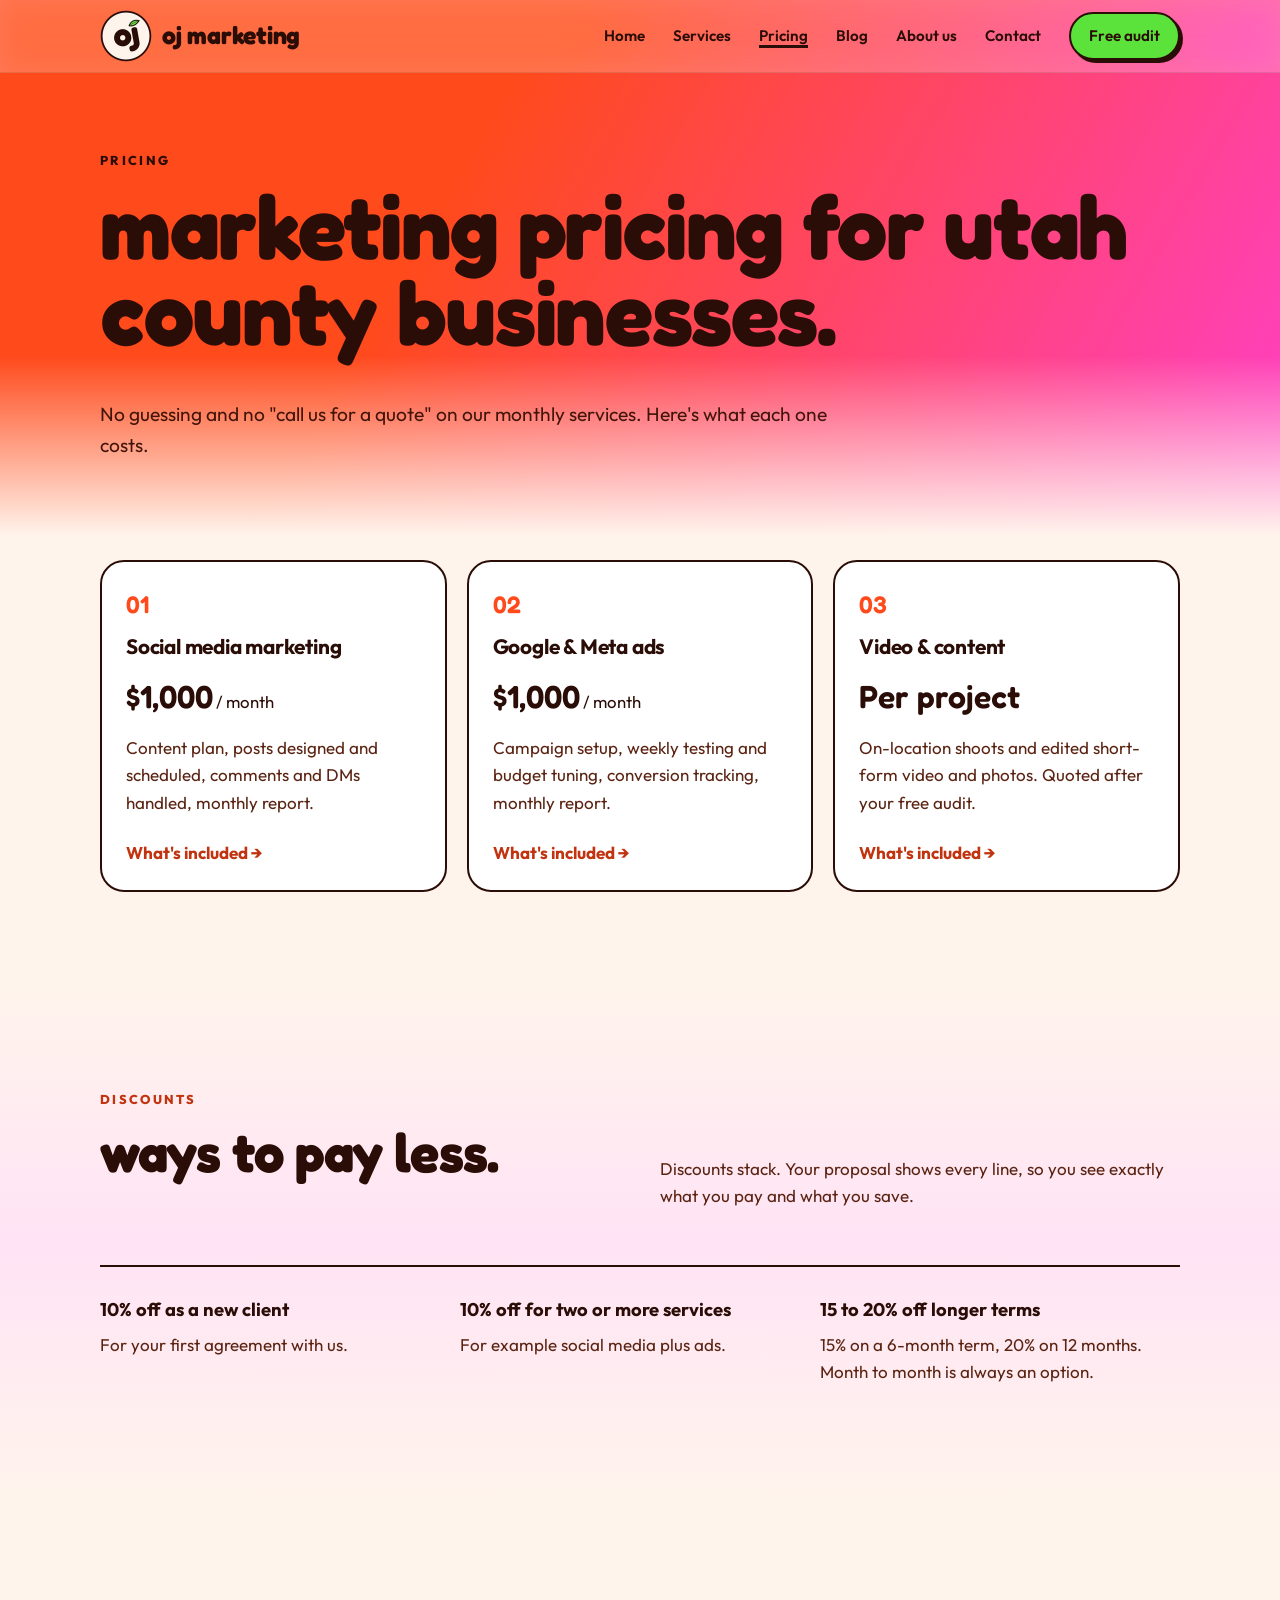
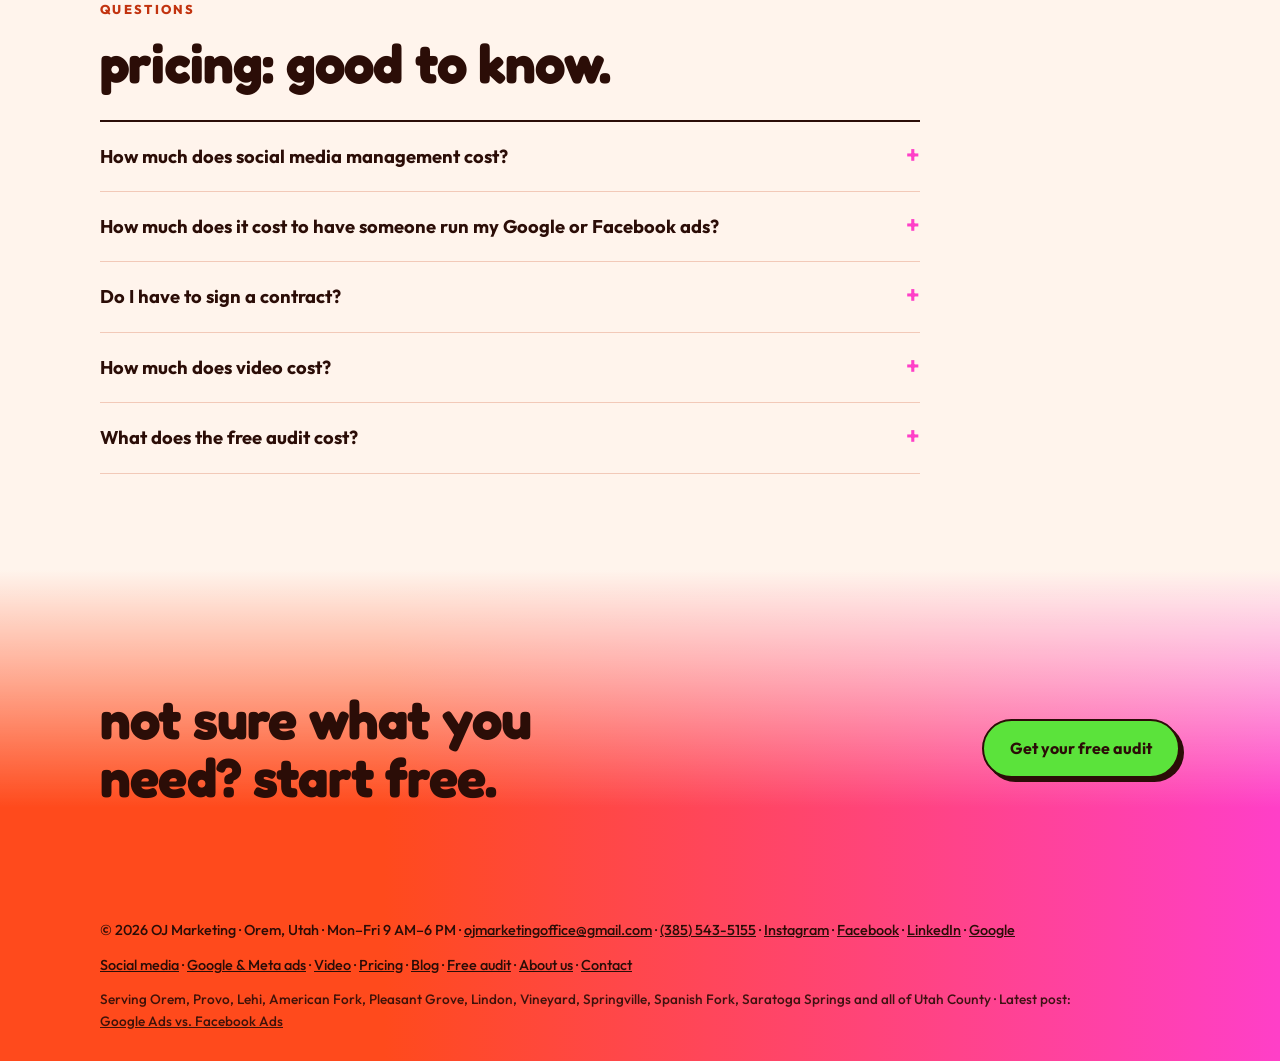
<file: pricing.html>
<!doctype html>
<html lang="en">
<head>
  <!-- Google tag -->
  <script>
    window.dataLayer = window.dataLayer || [];
    function gtag(){dataLayer.push(arguments);}
    gtag('js', new Date());
    window.addEventListener('load', function () {
      var s = document.createElement('script');
      s.async = true;
      s.src = 'https://www.googletagmanager.com/gtm.js?id=GTM-P9J9255J';
      document.head.appendChild(s);
    });
  </script>
  <meta charset="utf-8">
  <meta name="viewport" content="width=device-width, initial-scale=1">
  <title>Marketing Prices for Utah County Businesses | OJ Marketing</title>
  <meta name="description" content="Social media or ads management is $1,000/month each; video is quoted per project. New-client, bundle and term discounts. No contract required.">
  <link rel="canonical" href="https://theojmedia.com/pricing.html">
  <link rel="icon" href="assets/favicon-48.png?v=3" sizes="48x48" type="image/png">
  <link rel="apple-touch-icon" href="assets/apple-touch-icon.png?v=3">
  <meta name="theme-color" content="#FF4A1C">

  <meta property="og:site_name" content="OJ Marketing">
  <meta property="og:locale" content="en_US">
  <meta property="og:type" content="website">
  <meta property="og:title" content="Marketing Prices for Utah County Businesses | OJ Marketing">
  <meta property="og:description" content="Social media or ads management is $1,000/month each; video is quoted per project. New-client, bundle and term discounts. No contract required.">
  <meta property="og:url" content="https://theojmedia.com/pricing.html">
  <meta property="og:image" content="https://theojmedia.com/assets/og-image.png?v=3">
  <meta property="og:image:width" content="1200">
  <meta property="og:image:height" content="630">
  <meta property="og:image:alt" content="OJ Marketing, marketing that fills your cup. Orem, Utah.">
  <meta name="twitter:card" content="summary_large_image">
  <meta name="twitter:title" content="Marketing Prices for Utah County Businesses | OJ Marketing">
  <meta name="twitter:description" content="Social media or ads management is $1,000/month each; video is quoted per project. New-client, bundle and term discounts. No contract required.">
  <meta name="twitter:image" content="https://theojmedia.com/assets/og-image.png?v=3">
  <meta name="twitter:image:alt" content="OJ Marketing, marketing that fills your cup. Orem, Utah.">
  <link rel="preload" href="assets/fonts/Fredoka-Bold.woff" as="font" type="font/woff" crossorigin>
  <link rel="preload" href="assets/fonts/Outfit-Var.woff" as="font" type="font/woff" crossorigin>
  <link rel="stylesheet" href="styles.css?v=11">

  <script type="application/ld+json">
{
  "@context": "https://schema.org",
  "@graph": [
    {
      "@type": "WebPage",
      "@id": "https://theojmedia.com/pricing.html#webpage",
      "url": "https://theojmedia.com/pricing.html",
      "name": "Pricing",
      "about": {
        "@id": "https://theojmedia.com/#org"
      }
    },
    {
      "@type": "Service",
      "@id": "https://theojmedia.com/social-media-marketing-orem.html#service",
      "name": "Social media marketing",
      "serviceType": "Social media marketing",
      "description": "Social media management for Instagram, Facebook and TikTok: planning, creating and posting content, plus replying to comments and messages.",
      "url": "https://theojmedia.com/social-media-marketing-orem.html",
      "provider": {
        "@id": "https://theojmedia.com/#org"
      },
      "areaServed": [
        {
          "@type": "City",
          "name": "Orem, UT"
        },
        {
          "@type": "City",
          "name": "Provo, UT"
        },
        {
          "@type": "City",
          "name": "Lehi, UT"
        },
        {
          "@type": "City",
          "name": "American Fork, UT"
        },
        {
          "@type": "City",
          "name": "Springville, UT"
        },
        {
          "@type": "City",
          "name": "Pleasant Grove, UT"
        },
        {
          "@type": "City",
          "name": "Lindon, UT"
        },
        {
          "@type": "City",
          "name": "Vineyard, UT"
        },
        {
          "@type": "City",
          "name": "Spanish Fork, UT"
        },
        {
          "@type": "City",
          "name": "Saratoga Springs, UT"
        },
        {
          "@type": "AdministrativeArea",
          "name": "Utah County, Utah"
        }
      ],
      "offers": {
        "@type": "Offer",
        "priceCurrency": "USD",
        "price": "1000",
        "priceSpecification": {
          "@type": "UnitPriceSpecification",
          "price": 1000,
          "priceCurrency": "USD",
          "unitText": "MONTH"
        }
      }
    },
    {
      "@type": "Service",
      "@id": "https://theojmedia.com/google-meta-ads-orem.html#service",
      "name": "Google & Meta ads management",
      "serviceType": "Google & Meta ads management",
      "description": "Paid advertising on Google, Instagram and Facebook: campaign setup, targeting by location and interest, weekly testing and conversion tracking.",
      "url": "https://theojmedia.com/google-meta-ads-orem.html",
      "provider": {
        "@id": "https://theojmedia.com/#org"
      },
      "areaServed": [
        {
          "@type": "City",
          "name": "Orem, UT"
        },
        {
          "@type": "City",
          "name": "Provo, UT"
        },
        {
          "@type": "City",
          "name": "Lehi, UT"
        },
        {
          "@type": "City",
          "name": "American Fork, UT"
        },
        {
          "@type": "City",
          "name": "Springville, UT"
        },
        {
          "@type": "City",
          "name": "Pleasant Grove, UT"
        },
        {
          "@type": "City",
          "name": "Lindon, UT"
        },
        {
          "@type": "City",
          "name": "Vineyard, UT"
        },
        {
          "@type": "City",
          "name": "Spanish Fork, UT"
        },
        {
          "@type": "City",
          "name": "Saratoga Springs, UT"
        },
        {
          "@type": "AdministrativeArea",
          "name": "Utah County, Utah"
        }
      ],
      "offers": {
        "@type": "Offer",
        "priceCurrency": "USD",
        "price": "1000",
        "priceSpecification": {
          "@type": "UnitPriceSpecification",
          "price": 1000,
          "priceCurrency": "USD",
          "unitText": "MONTH"
        }
      }
    },
    {
      "@type": "Service",
      "@id": "https://theojmedia.com/video-production-orem.html#service",
      "name": "Video production & content creation",
      "serviceType": "Video production & content creation",
      "description": "On-location filming and editing of short-form video and photos for Reels, TikTok, ads and websites.",
      "url": "https://theojmedia.com/video-production-orem.html",
      "provider": {
        "@id": "https://theojmedia.com/#org"
      },
      "areaServed": [
        {
          "@type": "City",
          "name": "Orem, UT"
        },
        {
          "@type": "City",
          "name": "Provo, UT"
        },
        {
          "@type": "City",
          "name": "Lehi, UT"
        },
        {
          "@type": "City",
          "name": "American Fork, UT"
        },
        {
          "@type": "City",
          "name": "Springville, UT"
        },
        {
          "@type": "City",
          "name": "Pleasant Grove, UT"
        },
        {
          "@type": "City",
          "name": "Lindon, UT"
        },
        {
          "@type": "City",
          "name": "Vineyard, UT"
        },
        {
          "@type": "City",
          "name": "Spanish Fork, UT"
        },
        {
          "@type": "City",
          "name": "Saratoga Springs, UT"
        },
        {
          "@type": "AdministrativeArea",
          "name": "Utah County, Utah"
        }
      ]
    },
    {
      "@type": "BreadcrumbList",
      "itemListElement": [
        {
          "@type": "ListItem",
          "position": 1,
          "name": "Home",
          "item": "https://theojmedia.com/"
        },
        {
          "@type": "ListItem",
          "position": 2,
          "name": "Pricing",
          "item": "https://theojmedia.com/pricing.html"
        }
      ]
    }
  ]
}
  </script>
  <script type="application/ld+json">
{
  "@context": "https://schema.org",
  "@type": "FAQPage",
  "@id": "https://theojmedia.com/pricing.html#faq",
  "url": "https://theojmedia.com/pricing.html",
  "mainEntity": [
    {
      "@type": "Question",
      "name": "How much does social media management cost?",
      "acceptedAnswer": {
        "@type": "Answer",
        "text": "Our social media management is $1,000 a month, before any discounts. That covers the content plan, creating and scheduling posts, handling comments and DMs, and a monthly report."
      }
    },
    {
      "@type": "Question",
      "name": "How much does it cost to have someone run my Google or Facebook ads?",
      "acceptedAnswer": {
        "@type": "Answer",
        "text": "Our ads management is $1,000 a month, before any discounts. The money you spend on the ads themselves is set with you and paid to Google or Meta."
      }
    },
    {
      "@type": "Question",
      "name": "Do I have to sign a contract?",
      "acceptedAnswer": {
        "@type": "Answer",
        "text": "No. You can go month to month. 3, 6 and 12 month terms are optional, and 6 and 12 month terms come with a discount."
      }
    },
    {
      "@type": "Question",
      "name": "How much does video cost?",
      "acceptedAnswer": {
        "@type": "Answer",
        "text": "Video is priced per project, based on how much you need filmed and edited. We'll quote it after your free audit."
      }
    },
    {
      "@type": "Question",
      "name": "What does the free audit cost?",
      "acceptedAnswer": {
        "@type": "Answer",
        "text": "Nothing. No credit card, no contract, and no obligation to work with us afterward."
      }
    }
  ]
}
  </script>
</head>
<body>

<header class="header">
  <div class="wrap header__inner">
    <a class="brand" href="./" aria-label="OJ Marketing home">
      <img src="assets/logo-104.webp?v=4" alt="OJ Marketing logo" width="52" height="52">
      <span>OJ Marketing</span>
    </a>
    <button class="menu-toggle" aria-expanded="false" aria-controls="nav">Menu</button>
    <nav class="nav" id="nav">
      <a href="./">Home</a>
      <a href="services.html">Services</a>
      <a href="pricing.html" aria-current="page">Pricing</a>
      <a href="blog.html">Blog</a>
      <a href="about.html">About us</a>
      <a href="contact.html">Contact</a>
      <a class="btn" href="audit.html">Free audit</a>
    </nav>
  </div>
</header>

<main>
  <section class="hero hero--page">
    <div class="wrap">
      <span class="kicker">Pricing</span>
      <h1>Marketing pricing for Utah County businesses.</h1>
      <p class="lede muted">No guessing and no "call us for a quote" on our monthly services. Here's what each one costs.</p>
    </div>
  </section>

  <section class="section section--tight">
    <div class="wrap">
      <div class="teasers">
        <a class="teaser" href="social-media-marketing-orem.html">
          <span class="service__num">01</span>
          <h2 class="teaser__h">Social media marketing</h2>
          <p class="price"><b>$1,000</b> / month</p>
          <p class="muted">Content plan, posts designed and scheduled, comments and DMs handled, monthly report.</p>
          <span class="teaser__go">What's included &rarr;</span>
        </a>
        <a class="teaser" href="google-meta-ads-orem.html">
          <span class="service__num">02</span>
          <h2 class="teaser__h">Google &amp; Meta ads</h2>
          <p class="price"><b>$1,000</b> / month</p>
          <p class="muted">Campaign setup, weekly testing and budget tuning, conversion tracking, monthly report.</p>
          <span class="teaser__go">What's included &rarr;</span>
        </a>
        <a class="teaser" href="video-production-orem.html">
          <span class="service__num">03</span>
          <h2 class="teaser__h">Video &amp; content</h2>
          <p class="price"><b>Per project</b></p>
          <p class="muted">On-location shoots and edited short-form video and photos. Quoted after your free audit.</p>
          <span class="teaser__go">What's included &rarr;</span>
        </a>
      </div>
    </div>
  </section>

  <section class="section section--alt">
    <div class="wrap">
      <div class="section-head">
        <div>
          <span class="kicker">Discounts</span>
          <h2>Ways to pay less.</h2>
        </div>
        <p class="muted">Discounts stack. Your proposal shows every line, so you see exactly what you pay and what you save.</p>
      </div>
      <div class="strip">
        <div><strong>10% off as a new client</strong><p class="muted">For your first agreement with us.</p></div>
        <div><strong>10% off for two or more services</strong><p class="muted">For example social media plus ads.</p></div>
        <div><strong>15 to 20% off longer terms</strong><p class="muted">15% on a 6-month term, 20% on 12 months. Month to month is always an option.</p></div>
      </div>
    </div>
  </section>

  <section class="section">
    <div class="wrap">
      <span class="kicker">Questions</span>
      <h2>Pricing: good to know.</h2>
      <div class="faq">
        <details>
          <summary>How much does social media management cost?</summary>
          <p>Our <a href="social-media-marketing-orem.html">social media management</a> is $1,000 a month, before any discounts. That covers the content plan, creating and scheduling posts, handling comments and DMs, and a monthly report.</p>
        </details>
        <details>
          <summary>How much does it cost to have someone run my Google or Facebook ads?</summary>
          <p>Our <a href="google-meta-ads-orem.html">ads management</a> is $1,000 a month, before any discounts. The money you spend on the ads themselves is set with you and paid to Google or Meta. Not sure which platform to start with? Read <a href="google-ads-vs-facebook-ads-utah-county.html">Google Ads vs. Facebook Ads</a>.</p>
        </details>
        <details>
          <summary>Do I have to sign a contract?</summary>
          <p>No. You can go month to month. 3, 6 and 12 month terms are optional, and 6 and 12 month terms come with a discount.</p>
        </details>
        <details>
          <summary>How much does video cost?</summary>
          <p><a href="video-production-orem.html">Video</a> is priced per project, based on how much you need filmed and edited. We'll quote it after your free audit.</p>
        </details>
        <details>
          <summary>What does the free audit cost?</summary>
          <p>Nothing. No credit card, no contract, and no obligation to work with us afterward. <a href="audit.html">Request your free audit</a>.</p>
        </details>
      </div>
    </div>
  </section>

  <section class="section section--dark cta-band">
    <div class="wrap cta-band__inner">
      <h2>Not sure what you need? Start free.</h2>
      <a class="btn" href="audit.html">Get your free audit</a>
    </div>
  </section>
</main>

<footer class="footer">
  <div class="wrap footer__inner">
    <span>&copy; <span id="year">2026</span> OJ Marketing &middot; Orem, Utah &middot; Mon&ndash;Fri 9 AM&ndash;6 PM &middot; <a href="mailto:ojmarketingoffice@gmail.com">ojmarketingoffice@gmail.com</a> &middot; <a href="tel:+13855435155">(385) 543-5155</a> &middot; <a href="https://www.instagram.com/ojmarketing.utah/" target="_blank" rel="noopener">Instagram</a> &middot; <a href="https://www.facebook.com/Ojmarketingutah" target="_blank" rel="noopener">Facebook</a> &middot; <a href="https://www.linkedin.com/company/ojmarketing/" target="_blank" rel="noopener">LinkedIn</a> &middot; <a href="https://g.page/r/CdfvxJYsuxeDEBM" target="_blank" rel="noopener">Google</a></span>
    <span><a href="social-media-marketing-orem.html">Social media</a> &middot; <a href="google-meta-ads-orem.html">Google &amp; Meta ads</a> &middot; <a href="video-production-orem.html">Video</a> &middot; <a href="pricing.html">Pricing</a> &middot; <a href="blog.html">Blog</a> &middot; <a href="audit.html">Free audit</a> &middot; <a href="about.html">About us</a> &middot; <a href="contact.html">Contact</a></span>
    <span class="footer__areas">Serving Orem, Provo, Lehi, American Fork, Pleasant Grove, Lindon, Vineyard, Springville, Spanish Fork, Saratoga Springs and all of Utah County &middot; Latest post: <a href="google-ads-vs-facebook-ads-utah-county.html">Google Ads vs. Facebook Ads</a></span>
  </div>
</footer>

<script src="site.js?v=2"></script>
</body>
</html>
</file>
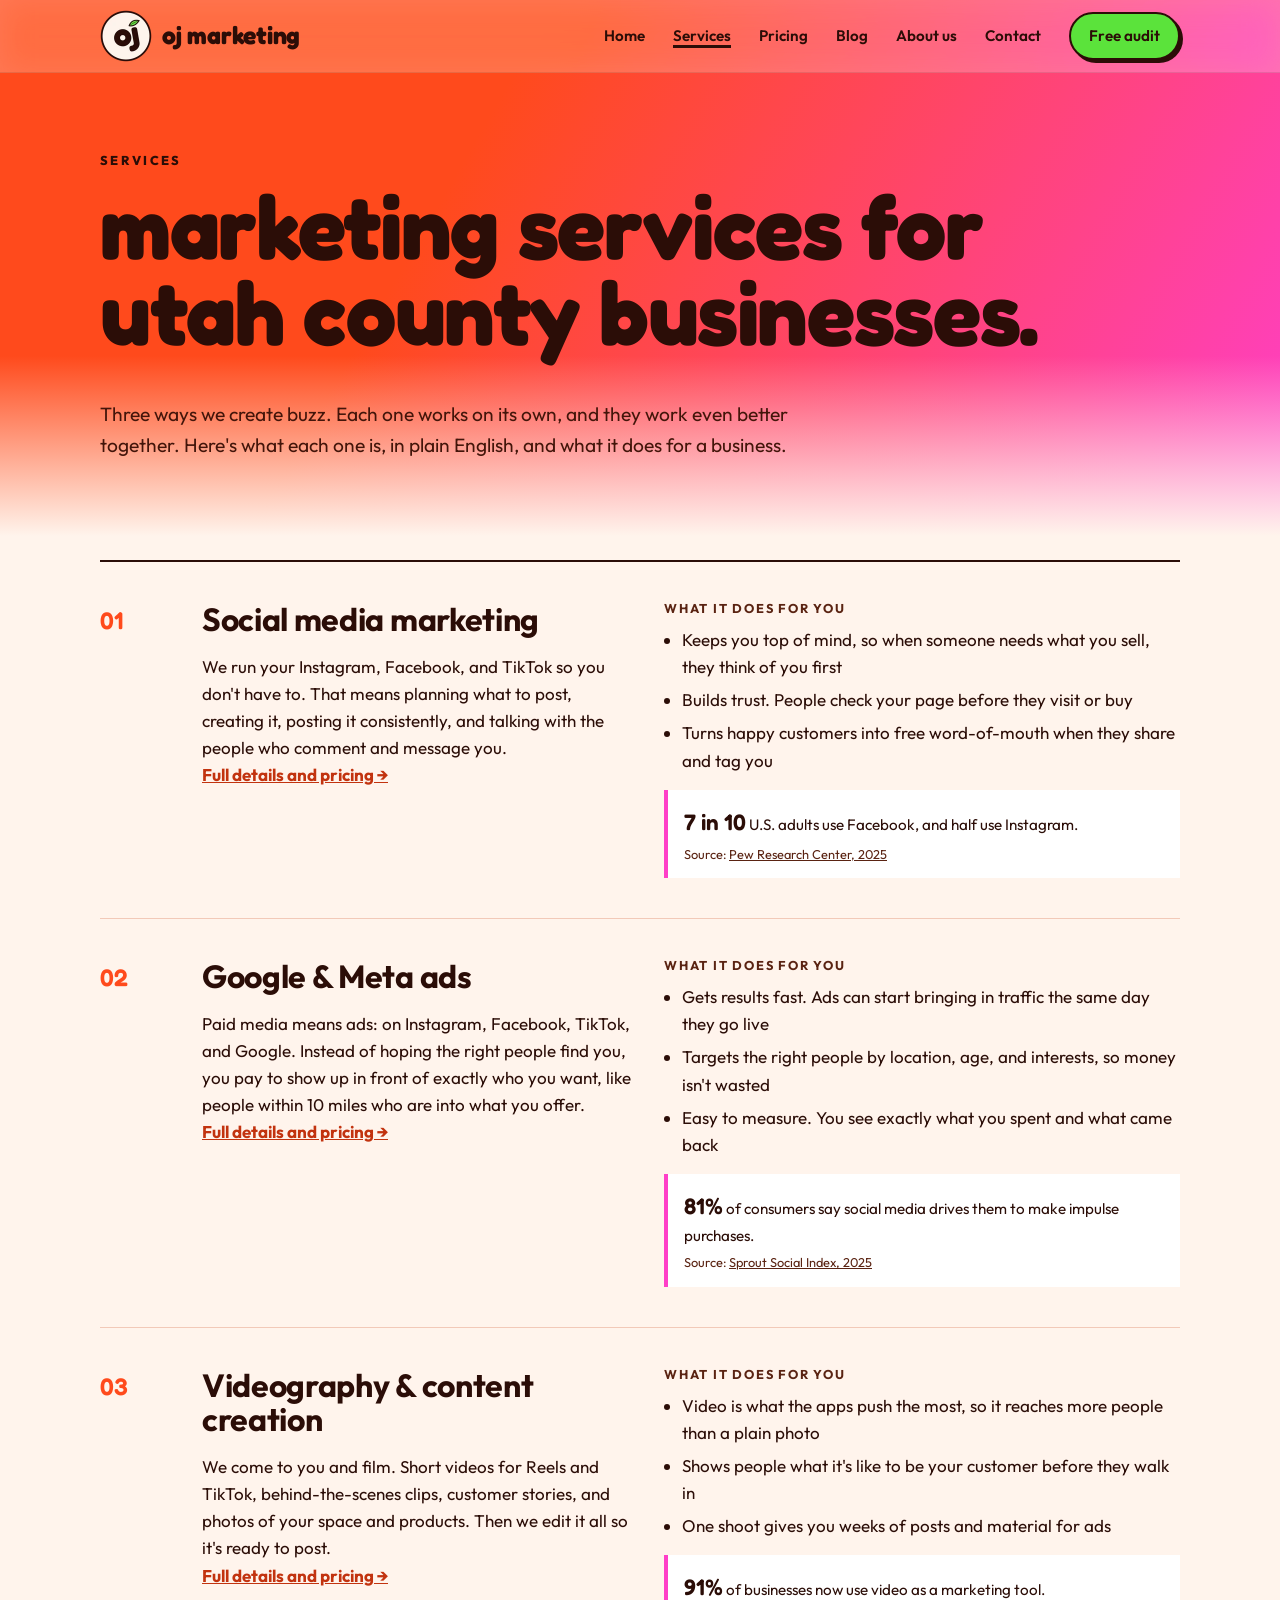
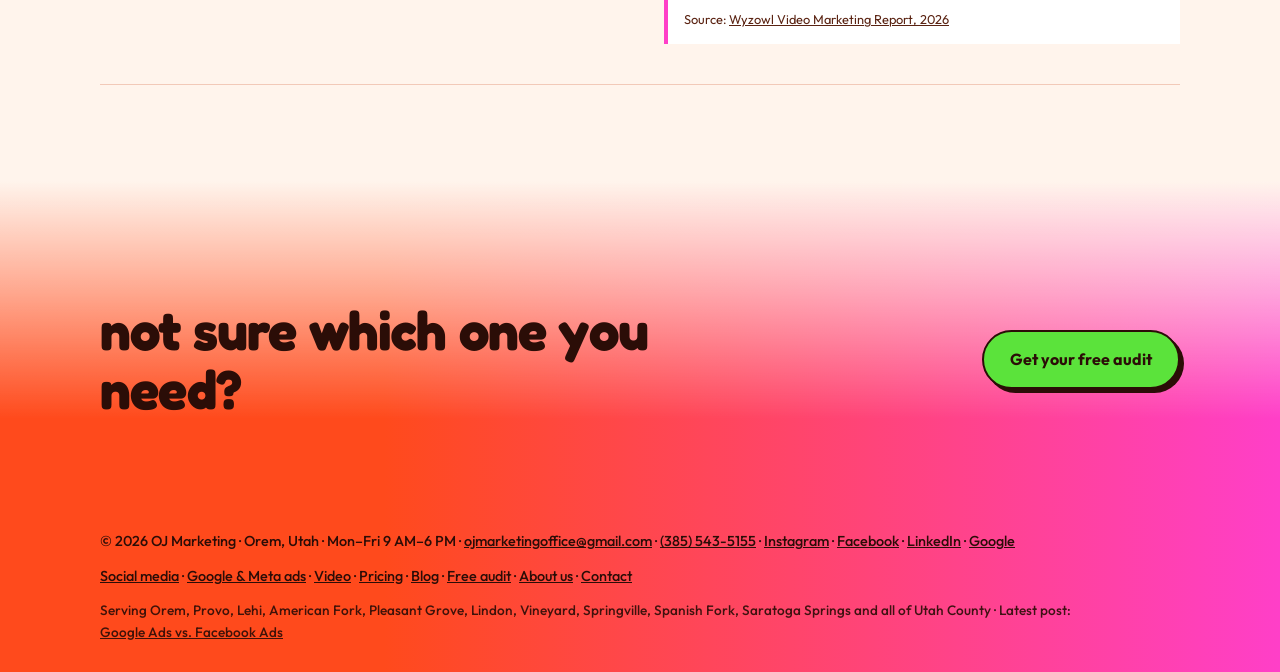
<file: services.html>
<!doctype html>
<html lang="en">
<head>
  <!-- Google tag -->
  <script>
    window.dataLayer = window.dataLayer || [];
    function gtag(){dataLayer.push(arguments);}
    gtag('js', new Date());
    window.addEventListener('load', function () {
      var s = document.createElement('script');
      s.async = true;
      s.src = 'https://www.googletagmanager.com/gtm.js?id=GTM-P9J9255J';
      document.head.appendChild(s);
    });
  </script>
  <meta charset="utf-8">
  <meta name="viewport" content="width=device-width, initial-scale=1">
  <title>Social Media, Ads &amp; Video Services in Orem, UT | OJ Marketing</title>
  <meta name="description" content="Three ways we help Utah County businesses get noticed: social media management, Google &amp; Meta ads, and short-form video. See what each includes and costs.">
  <link rel="canonical" href="https://theojmedia.com/services.html">
  <link rel="icon" href="assets/favicon-48.png?v=3" sizes="48x48" type="image/png">
  <link rel="apple-touch-icon" href="assets/apple-touch-icon.png?v=3">
  <meta name="theme-color" content="#FF4A1C">

  <meta property="og:site_name" content="OJ Marketing">
  <meta property="og:locale" content="en_US">
  <meta property="og:type" content="website">
  <meta property="og:title" content="Social Media, Ads &amp; Video Services in Orem, UT | OJ Marketing">
  <meta property="og:description" content="Three ways we help Utah County businesses get noticed: social media management, Google &amp; Meta ads, and short-form video. See what each includes and costs.">
  <meta property="og:url" content="https://theojmedia.com/services.html">
  <meta property="og:image" content="https://theojmedia.com/assets/og-image.png?v=3">
  <meta property="og:image:width" content="1200">
  <meta property="og:image:height" content="630">
  <meta property="og:image:alt" content="OJ Marketing, marketing that fills your cup. Orem, Utah.">
  <meta name="twitter:card" content="summary_large_image">
  <meta name="twitter:title" content="Social Media, Ads &amp; Video Services in Orem, UT | OJ Marketing">
  <meta name="twitter:description" content="Three ways we help Utah County businesses get noticed: social media management, Google &amp; Meta ads, and short-form video. See what each includes and costs.">
  <meta name="twitter:image" content="https://theojmedia.com/assets/og-image.png?v=3">
  <meta name="twitter:image:alt" content="OJ Marketing, marketing that fills your cup. Orem, Utah.">
  <link rel="preload" href="assets/fonts/Fredoka-Bold.woff" as="font" type="font/woff" crossorigin>
  <link rel="preload" href="assets/fonts/Outfit-Var.woff" as="font" type="font/woff" crossorigin>
  <link rel="stylesheet" href="styles.css?v=11">

  <script type="application/ld+json">
{
  "@context": "https://schema.org",
  "@graph": [
    {
      "@type": "Service",
      "@id": "https://theojmedia.com/social-media-marketing-orem.html#service",
      "name": "Social media marketing",
      "serviceType": "Social media marketing",
      "description": "Social media management for Instagram, Facebook and TikTok: planning, creating and posting content, plus replying to comments and messages.",
      "url": "https://theojmedia.com/social-media-marketing-orem.html",
      "provider": {
        "@id": "https://theojmedia.com/#org"
      },
      "areaServed": [
        {
          "@type": "City",
          "name": "Orem, UT"
        },
        {
          "@type": "City",
          "name": "Provo, UT"
        },
        {
          "@type": "City",
          "name": "Lehi, UT"
        },
        {
          "@type": "City",
          "name": "American Fork, UT"
        },
        {
          "@type": "City",
          "name": "Springville, UT"
        },
        {
          "@type": "City",
          "name": "Pleasant Grove, UT"
        },
        {
          "@type": "City",
          "name": "Lindon, UT"
        },
        {
          "@type": "City",
          "name": "Vineyard, UT"
        },
        {
          "@type": "City",
          "name": "Spanish Fork, UT"
        },
        {
          "@type": "City",
          "name": "Saratoga Springs, UT"
        },
        {
          "@type": "AdministrativeArea",
          "name": "Utah County, Utah"
        }
      ],
      "offers": {
        "@type": "Offer",
        "priceCurrency": "USD",
        "price": "1000",
        "priceSpecification": {
          "@type": "UnitPriceSpecification",
          "price": 1000,
          "priceCurrency": "USD",
          "unitText": "MONTH"
        }
      }
    },
    {
      "@type": "Service",
      "@id": "https://theojmedia.com/google-meta-ads-orem.html#service",
      "name": "Google & Meta ads management",
      "serviceType": "Google & Meta ads management",
      "description": "Paid advertising on Google, Instagram and Facebook: campaign setup, targeting by location and interest, weekly testing and conversion tracking.",
      "url": "https://theojmedia.com/google-meta-ads-orem.html",
      "provider": {
        "@id": "https://theojmedia.com/#org"
      },
      "areaServed": [
        {
          "@type": "City",
          "name": "Orem, UT"
        },
        {
          "@type": "City",
          "name": "Provo, UT"
        },
        {
          "@type": "City",
          "name": "Lehi, UT"
        },
        {
          "@type": "City",
          "name": "American Fork, UT"
        },
        {
          "@type": "City",
          "name": "Springville, UT"
        },
        {
          "@type": "City",
          "name": "Pleasant Grove, UT"
        },
        {
          "@type": "City",
          "name": "Lindon, UT"
        },
        {
          "@type": "City",
          "name": "Vineyard, UT"
        },
        {
          "@type": "City",
          "name": "Spanish Fork, UT"
        },
        {
          "@type": "City",
          "name": "Saratoga Springs, UT"
        },
        {
          "@type": "AdministrativeArea",
          "name": "Utah County, Utah"
        }
      ],
      "offers": {
        "@type": "Offer",
        "priceCurrency": "USD",
        "price": "1000",
        "priceSpecification": {
          "@type": "UnitPriceSpecification",
          "price": 1000,
          "priceCurrency": "USD",
          "unitText": "MONTH"
        }
      }
    },
    {
      "@type": "Service",
      "@id": "https://theojmedia.com/video-production-orem.html#service",
      "name": "Video production & content creation",
      "serviceType": "Video production & content creation",
      "description": "On-location filming and editing of short-form video and photos for Reels, TikTok, ads and websites.",
      "url": "https://theojmedia.com/video-production-orem.html",
      "provider": {
        "@id": "https://theojmedia.com/#org"
      },
      "areaServed": [
        {
          "@type": "City",
          "name": "Orem, UT"
        },
        {
          "@type": "City",
          "name": "Provo, UT"
        },
        {
          "@type": "City",
          "name": "Lehi, UT"
        },
        {
          "@type": "City",
          "name": "American Fork, UT"
        },
        {
          "@type": "City",
          "name": "Springville, UT"
        },
        {
          "@type": "City",
          "name": "Pleasant Grove, UT"
        },
        {
          "@type": "City",
          "name": "Lindon, UT"
        },
        {
          "@type": "City",
          "name": "Vineyard, UT"
        },
        {
          "@type": "City",
          "name": "Spanish Fork, UT"
        },
        {
          "@type": "City",
          "name": "Saratoga Springs, UT"
        },
        {
          "@type": "AdministrativeArea",
          "name": "Utah County, Utah"
        }
      ]
    },
    {
      "@type": "BreadcrumbList",
      "itemListElement": [
        {
          "@type": "ListItem",
          "position": 1,
          "name": "Home",
          "item": "https://theojmedia.com/"
        },
        {
          "@type": "ListItem",
          "position": 2,
          "name": "Services",
          "item": "https://theojmedia.com/services.html"
        }
      ]
    }
  ]
}
  </script>
</head>
<body>

<header class="header">
  <div class="wrap header__inner">
    <a class="brand" href="./" aria-label="OJ Marketing home">
      <img src="assets/logo-104.webp?v=4" alt="OJ Marketing logo" width="52" height="52">
      <span>OJ Marketing</span>
    </a>
    <button class="menu-toggle" aria-expanded="false" aria-controls="nav">Menu</button>
    <nav class="nav" id="nav">
      <a href="./">Home</a>
      <a href="services.html" aria-current="page">Services</a>
      <a href="pricing.html">Pricing</a>
      <a href="blog.html">Blog</a>
      <a href="about.html">About us</a>
      <a href="contact.html">Contact</a>
      <a class="btn" href="audit.html">Free audit</a>
    </nav>
  </div>
</header>

<main>

  <section class="hero hero--page">
    <div class="wrap">
      <span class="kicker">Services</span>
      <h1>Marketing services for Utah County businesses.</h1>
      <p class="lede muted">Three ways we create buzz. Each one works on its own, and they work even better together. Here's what each one is, in plain English, and what it does for a business.</p>
    </div>
  </section>

<!-- SERVICES -->
  <section class="section section--tight">
    <div class="wrap">
      <div class="services">
        <article class="service" id="social">
          <div class="service__num">01</div>
          <div>
            <h2 class="service__h"><a href="social-media-marketing-orem.html">Social media marketing</a></h2>
            <p class="service__what">We run your Instagram, Facebook, and TikTok so you don't have to. That means planning what to post, creating it, posting it consistently, and talking with the people who comment and message you.</p>
<p><a class="teaser__go" href="social-media-marketing-orem.html">Full details and pricing &rarr;</a></p>
          </div>
          <div class="service__why">
            <h3 class="why-h">What it does for you</h3>
            <ul>
              <li>Keeps you top of mind, so when someone needs what you sell, they think of you first</li>
              <li>Builds trust. People check your page before they visit or buy</li>
              <li>Turns happy customers into free word-of-mouth when they share and tag you</li>
            </ul>
            <div class="stat">
              <b>7 in 10</b> U.S. adults use Facebook, and half use Instagram.
              <small>Source: <a href="https://www.pewresearch.org/internet/2025/11/20/americans-social-media-use-2025/" target="_blank" rel="noopener">Pew Research Center, 2025</a></small>
            </div>
          </div>
        </article>

        <article class="service" id="paid">
          <div class="service__num">02</div>
          <div>
            <h2 class="service__h"><a href="google-meta-ads-orem.html">Google &amp; Meta ads</a></h2>
            <p class="service__what">Paid media means ads: on Instagram, Facebook, TikTok, and Google. Instead of hoping the right people find you, you pay to show up in front of exactly who you want, like people within 10 miles who are into what you offer.</p>
<p><a class="teaser__go" href="google-meta-ads-orem.html">Full details and pricing &rarr;</a></p>
          </div>
          <div class="service__why">
            <h3 class="why-h">What it does for you</h3>
            <ul>
              <li>Gets results fast. Ads can start bringing in traffic the same day they go live</li>
              <li>Targets the right people by location, age, and interests, so money isn't wasted</li>
              <li>Easy to measure. You see exactly what you spent and what came back</li>
            </ul>
            <div class="stat">
              <b>81%</b> of consumers say social media drives them to make impulse purchases.
              <small>Source: <a href="https://sproutsocial.com/insights/index/" target="_blank" rel="noopener">Sprout Social Index, 2025</a></small>
            </div>
          </div>
        </article>

        <article class="service" id="video">
          <div class="service__num">03</div>
          <div>
            <h2 class="service__h"><a href="video-production-orem.html">Videography &amp; content creation</a></h2>
            <p class="service__what">We come to you and film. Short videos for Reels and TikTok, behind-the-scenes clips, customer stories, and photos of your space and products. Then we edit it all so it's ready to post.</p>
<p><a class="teaser__go" href="video-production-orem.html">Full details and pricing &rarr;</a></p>
          </div>
          <div class="service__why">
            <h3 class="why-h">What it does for you</h3>
            <ul>
              <li>Video is what the apps push the most, so it reaches more people than a plain photo</li>
              <li>Shows people what it's like to be your customer before they walk in</li>
              <li>One shoot gives you weeks of posts and material for ads</li>
            </ul>
            <div class="stat">
              <b>91%</b> of businesses now use video as a marketing tool.
              <small>Source: <a href="https://wyzowl.com/video-marketing-statistics/" target="_blank" rel="noopener">Wyzowl Video Marketing Report, 2026</a></small>
            </div>
          </div>
        </article>
      </div>
    </div>
  </section>

  <section class="section section--dark cta-band">
    <div class="wrap cta-band__inner">
      <h2>Not sure which one you need?</h2>
      <a class="btn" href="audit.html">Get your free audit</a>
    </div>
  </section>

</main>

<footer class="footer">
  <div class="wrap footer__inner">
    <span>&copy; <span id="year">2026</span> OJ Marketing &middot; Orem, Utah &middot; Mon&ndash;Fri 9 AM&ndash;6 PM &middot; <a href="mailto:ojmarketingoffice@gmail.com">ojmarketingoffice@gmail.com</a> &middot; <a href="tel:+13855435155">(385) 543-5155</a> &middot; <a href="https://www.instagram.com/ojmarketing.utah/" target="_blank" rel="noopener">Instagram</a> &middot; <a href="https://www.facebook.com/Ojmarketingutah" target="_blank" rel="noopener">Facebook</a> &middot; <a href="https://www.linkedin.com/company/ojmarketing/" target="_blank" rel="noopener">LinkedIn</a> &middot; <a href="https://g.page/r/CdfvxJYsuxeDEBM" target="_blank" rel="noopener">Google</a></span>
    <span><a href="social-media-marketing-orem.html">Social media</a> &middot; <a href="google-meta-ads-orem.html">Google &amp; Meta ads</a> &middot; <a href="video-production-orem.html">Video</a> &middot; <a href="pricing.html">Pricing</a> &middot; <a href="blog.html">Blog</a> &middot; <a href="audit.html">Free audit</a> &middot; <a href="about.html">About us</a> &middot; <a href="contact.html">Contact</a></span>
    <span class="footer__areas">Serving Orem, Provo, Lehi, American Fork, Pleasant Grove, Lindon, Vineyard, Springville, Spanish Fork, Saratoga Springs and all of Utah County &middot; Latest post: <a href="google-ads-vs-facebook-ads-utah-county.html">Google Ads vs. Facebook Ads</a></span>
  </div>
</footer>

<script src="site.js?v=2"></script>
</body>
</html>
</file>
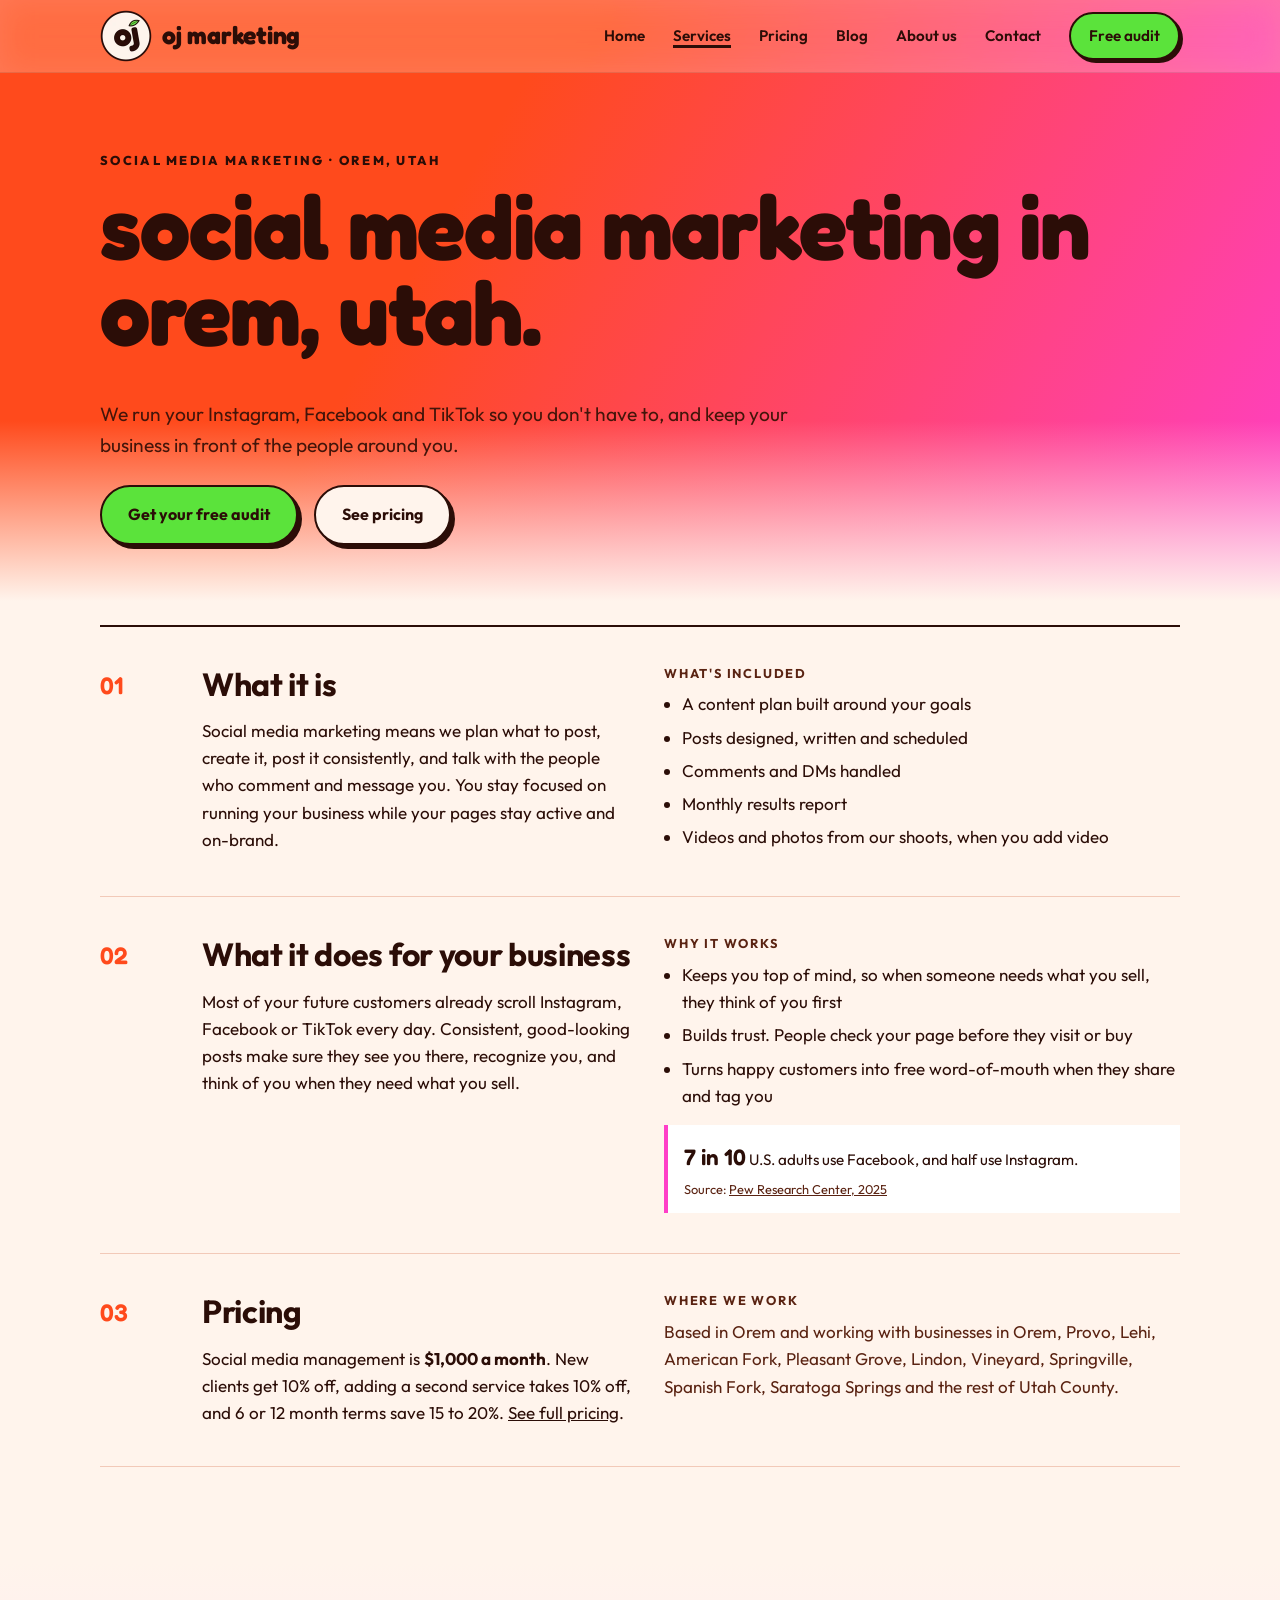
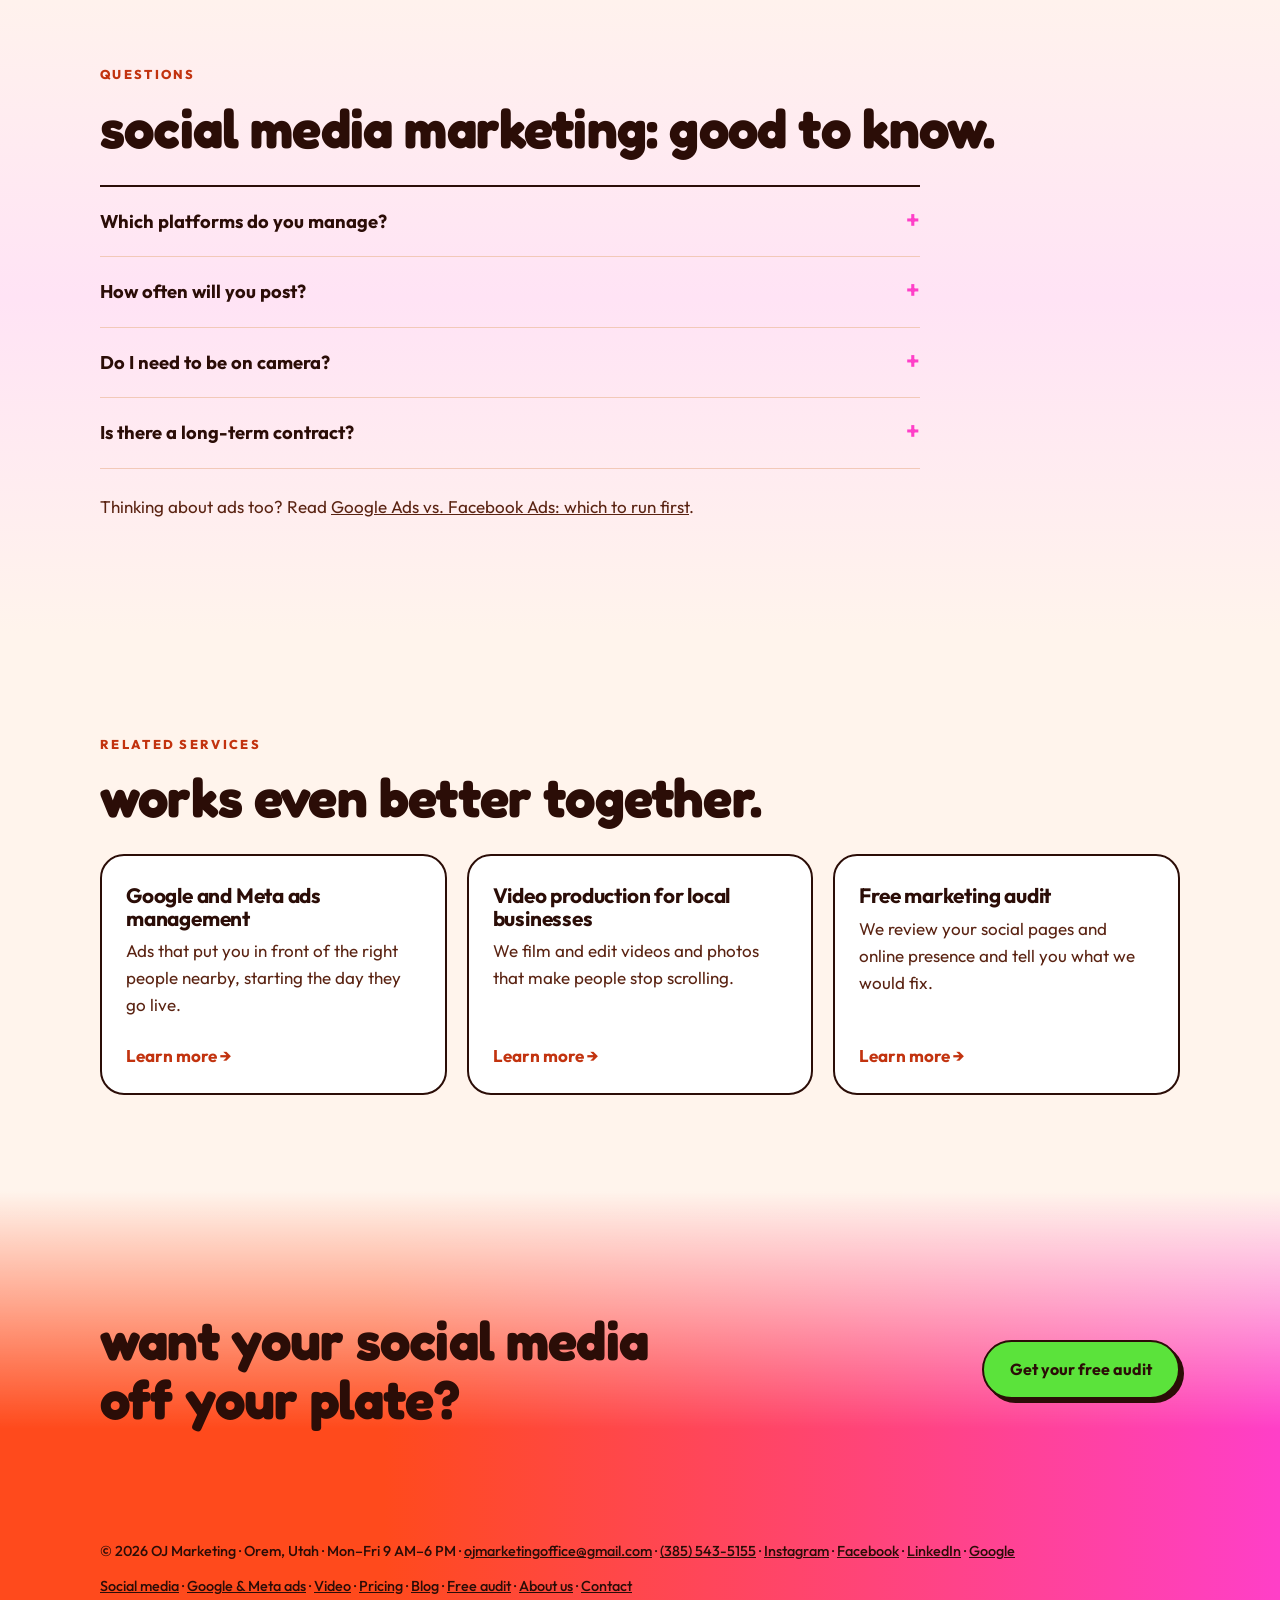
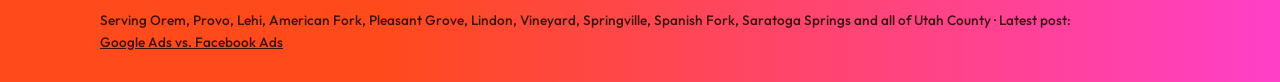
<file: social-media-marketing-orem.html>
<!doctype html>
<html lang="en">
<head>
  <!-- Google tag -->
  <script>
    window.dataLayer = window.dataLayer || [];
    function gtag(){dataLayer.push(arguments);}
    gtag('js', new Date());
    window.addEventListener('load', function () {
      var s = document.createElement('script');
      s.async = true;
      s.src = 'https://www.googletagmanager.com/gtm.js?id=GTM-P9J9255J';
      document.head.appendChild(s);
    });
  </script>
  <meta charset="utf-8">
  <meta name="viewport" content="width=device-width, initial-scale=1">
  <title>Social Media Marketing in Orem, UT | OJ Marketing</title>
  <meta name="description" content="We plan, create and post on Instagram, Facebook and TikTok for Orem and Utah County businesses, and answer comments and DMs. $1,000/mo, no contract.">
  <link rel="canonical" href="https://theojmedia.com/social-media-marketing-orem.html">
  <link rel="icon" href="assets/favicon-48.png?v=3" sizes="48x48" type="image/png">
  <link rel="apple-touch-icon" href="assets/apple-touch-icon.png?v=3">
  <meta name="theme-color" content="#FF4A1C">

  <meta property="og:site_name" content="OJ Marketing">
  <meta property="og:locale" content="en_US">
  <meta property="og:type" content="website">
  <meta property="og:title" content="Social Media Marketing in Orem, UT | OJ Marketing">
  <meta property="og:description" content="We plan, create and post on Instagram, Facebook and TikTok for Orem and Utah County businesses, and answer comments and DMs. $1,000/mo, no contract.">
  <meta property="og:url" content="https://theojmedia.com/social-media-marketing-orem.html">
  <meta property="og:image" content="https://theojmedia.com/assets/og-image.png?v=3">
  <meta property="og:image:width" content="1200">
  <meta property="og:image:height" content="630">
  <meta property="og:image:alt" content="OJ Marketing, marketing that fills your cup. Orem, Utah.">
  <meta name="twitter:card" content="summary_large_image">
  <meta name="twitter:title" content="Social Media Marketing in Orem, UT | OJ Marketing">
  <meta name="twitter:description" content="We plan, create and post on Instagram, Facebook and TikTok for Orem and Utah County businesses, and answer comments and DMs. $1,000/mo, no contract.">
  <meta name="twitter:image" content="https://theojmedia.com/assets/og-image.png?v=3">
  <meta name="twitter:image:alt" content="OJ Marketing, marketing that fills your cup. Orem, Utah.">
  <link rel="preload" href="assets/fonts/Fredoka-Bold.woff" as="font" type="font/woff" crossorigin>
  <link rel="preload" href="assets/fonts/Outfit-Var.woff" as="font" type="font/woff" crossorigin>
  <link rel="stylesheet" href="styles.css?v=11">

  <script type="application/ld+json">
{
  "@context": "https://schema.org",
  "@graph": [
    {
      "@type": "Service",
      "@id": "https://theojmedia.com/social-media-marketing-orem.html#service",
      "name": "Social media marketing",
      "serviceType": "Social media marketing",
      "description": "Social media management for Instagram, Facebook and TikTok: planning, creating and posting content, plus replying to comments and messages.",
      "url": "https://theojmedia.com/social-media-marketing-orem.html",
      "provider": {
        "@id": "https://theojmedia.com/#org"
      },
      "areaServed": [
        {
          "@type": "City",
          "name": "Orem, UT"
        },
        {
          "@type": "City",
          "name": "Provo, UT"
        },
        {
          "@type": "City",
          "name": "Lehi, UT"
        },
        {
          "@type": "City",
          "name": "American Fork, UT"
        },
        {
          "@type": "City",
          "name": "Springville, UT"
        },
        {
          "@type": "City",
          "name": "Pleasant Grove, UT"
        },
        {
          "@type": "City",
          "name": "Lindon, UT"
        },
        {
          "@type": "City",
          "name": "Vineyard, UT"
        },
        {
          "@type": "City",
          "name": "Spanish Fork, UT"
        },
        {
          "@type": "City",
          "name": "Saratoga Springs, UT"
        },
        {
          "@type": "AdministrativeArea",
          "name": "Utah County, Utah"
        }
      ],
      "offers": {
        "@type": "Offer",
        "priceCurrency": "USD",
        "price": "1000",
        "priceSpecification": {
          "@type": "UnitPriceSpecification",
          "price": 1000,
          "priceCurrency": "USD",
          "unitText": "MONTH"
        }
      }
    },
    {
      "@type": "BreadcrumbList",
      "itemListElement": [
        {
          "@type": "ListItem",
          "position": 1,
          "name": "Home",
          "item": "https://theojmedia.com/"
        },
        {
          "@type": "ListItem",
          "position": 2,
          "name": "Services",
          "item": "https://theojmedia.com/services.html"
        },
        {
          "@type": "ListItem",
          "position": 3,
          "name": "Social media marketing",
          "item": "https://theojmedia.com/social-media-marketing-orem.html"
        }
      ]
    }
  ]
}
  </script>
  <script type="application/ld+json">
{
  "@context": "https://schema.org",
  "@type": "FAQPage",
  "@id": "https://theojmedia.com/social-media-marketing-orem.html#faq",
  "url": "https://theojmedia.com/social-media-marketing-orem.html",
  "mainEntity": [
    {
      "@type": "Question",
      "name": "Which platforms do you manage?",
      "acceptedAnswer": {
        "@type": "Answer",
        "text": "Instagram, Facebook and TikTok. In your free audit we'll tell you which ones are worth your time for your type of business."
      }
    },
    {
      "@type": "Question",
      "name": "How often will you post?",
      "acceptedAnswer": {
        "@type": "Answer",
        "text": "We set the posting schedule with you in the content plan, based on your goals and what your audience responds to."
      }
    },
    {
      "@type": "Question",
      "name": "Do I need to be on camera?",
      "acceptedAnswer": {
        "@type": "Answer",
        "text": "No. We can build your content around your space, products, team or customers, whatever you're comfortable with."
      }
    },
    {
      "@type": "Question",
      "name": "Is there a long-term contract?",
      "acceptedAnswer": {
        "@type": "Answer",
        "text": "No. You can go month to month. Longer terms are optional and come with a discount."
      }
    }
  ]
}
  </script>
</head>
<body>

<header class="header">
  <div class="wrap header__inner">
    <a class="brand" href="./" aria-label="OJ Marketing home">
      <img src="assets/logo-104.webp?v=4" alt="OJ Marketing logo" width="52" height="52">
      <span>OJ Marketing</span>
    </a>
    <button class="menu-toggle" aria-expanded="false" aria-controls="nav">Menu</button>
    <nav class="nav" id="nav">
      <a href="./">Home</a>
      <a href="services.html" aria-current="page">Services</a>
      <a href="pricing.html">Pricing</a>
      <a href="blog.html">Blog</a>
      <a href="about.html">About us</a>
      <a href="contact.html">Contact</a>
      <a class="btn" href="audit.html">Free audit</a>
    </nav>
  </div>
</header>

<main>
  <section class="hero hero--page">
    <div class="wrap">
      <span class="kicker">Social media marketing &middot; Orem, Utah</span>
      <h1>Social media marketing in Orem, Utah.</h1>
      <p class="lede muted">We run your Instagram, Facebook and TikTok so you don't have to, and keep your business in front of the people around you.</p>
      <div class="hero__actions">
        <a class="btn" href="audit.html">Get your free audit</a>
        <a class="btn btn--ghost" href="pricing.html">See pricing</a>
      </div>
    </div>
  </section>

  <section class="section section--tight">
    <div class="wrap">
      <div class="services">
        <article class="service">
          <div class="service__num">01</div>
          <div>
            <h2 class="service__h">What it is</h2>
            <p class="service__what">Social media marketing means we plan what to post, create it, post it consistently, and talk with the people who comment and message you. You stay focused on running your business while your pages stay active and on-brand.</p>
          </div>
          <div class="service__why">
            <h3>What's included</h3>
            <ul>
              <li>A content plan built around your goals</li>
              <li>Posts designed, written and scheduled</li>
              <li>Comments and DMs handled</li>
              <li>Monthly results report</li>
              <li>Videos and photos from our shoots, when you add video</li>
            </ul>
          </div>
        </article>
        <article class="service">
          <div class="service__num">02</div>
          <div>
            <h2 class="service__h">What it does for your business</h2>
            <p class="service__what">Most of your future customers already scroll Instagram, Facebook or TikTok every day. Consistent, good-looking posts make sure they see you there, recognize you, and think of you when they need what you sell.</p>
          </div>
          <div class="service__why">
            <h3>Why it works</h3>
            <ul>
              <li>Keeps you top of mind, so when someone needs what you sell, they think of you first</li>
              <li>Builds trust. People check your page before they visit or buy</li>
              <li>Turns happy customers into free word-of-mouth when they share and tag you</li>
            </ul>
            <div class="stat"><b>7 in 10</b> U.S. adults use Facebook, and half use Instagram.<small>Source: <a href="https://www.pewresearch.org/internet/2025/11/20/americans-social-media-use-2025/" target="_blank" rel="noopener">Pew Research Center, 2025</a></small></div>
          </div>
        </article>
        <article class="service">
          <div class="service__num">03</div>
          <div>
            <h2 class="service__h">Pricing</h2>
            <p class="service__what">Social media management is <b>$1,000 a month</b>. New clients get 10% off, adding a second service takes 10% off, and 6 or 12 month terms save 15 to 20%. <a href="pricing.html">See full pricing</a>.</p>
          </div>
          <div class="service__why">
            <h3>Where we work</h3>
            <p class="muted">Based in Orem and working with businesses in Orem, Provo, Lehi, American Fork, Pleasant Grove, Lindon, Vineyard, Springville, Spanish Fork, Saratoga Springs and the rest of Utah County.</p>
          </div>
        </article>
      </div>
    </div>
  </section>

  <section class="section section--alt">
    <div class="wrap">
      <span class="kicker">Questions</span>
      <h2>Social media marketing: good to know.</h2>
      <div class="faq">
        <details>
          <summary>Which platforms do you manage?</summary>
          <p>Instagram, Facebook and TikTok. In your free audit we'll tell you which ones are worth your time for your type of business.</p>
        </details>
        <details>
          <summary>How often will you post?</summary>
          <p>We set the posting schedule with you in the content plan, based on your goals and what your audience responds to.</p>
        </details>
        <details>
          <summary>Do I need to be on camera?</summary>
          <p>No. We can build your content around your space, products, team or customers, whatever you're comfortable with.</p>
        </details>
        <details>
          <summary>Is there a long-term contract?</summary>
          <p>No. You can go month to month. Longer terms are optional and come with a discount.</p>
        </details>
      </div>
      <p class="muted" style="margin-top:24px">Thinking about ads too? Read <a href="google-ads-vs-facebook-ads-utah-county.html">Google Ads vs. Facebook Ads: which to run first</a>.</p>
    </div>
  </section>

  <section class="section">
    <div class="wrap">
      <span class="kicker">Related services</span>
      <h2>Works even better together.</h2>
      <div class="related">
        <a class="teaser" href="google-meta-ads-orem.html">
          <h3 class="teaser__h">Google and Meta ads management</h3>
          <p class="muted">Ads that put you in front of the right people nearby, starting the day they go live.</p>
          <span class="teaser__go">Learn more &rarr;</span>
        </a>
        <a class="teaser" href="video-production-orem.html">
          <h3 class="teaser__h">Video production for local businesses</h3>
          <p class="muted">We film and edit videos and photos that make people stop scrolling.</p>
          <span class="teaser__go">Learn more &rarr;</span>
        </a>
        <a class="teaser" href="audit.html">
          <h3 class="teaser__h">Free marketing audit</h3>
          <p class="muted">We review your social pages and online presence and tell you what we would fix.</p>
          <span class="teaser__go">Learn more &rarr;</span>
        </a>
      </div>
    </div>
  </section>

  <section class="section section--dark cta-band">
    <div class="wrap cta-band__inner">
      <h2>Want your social media off your plate?</h2>
      <a class="btn" href="audit.html">Get your free audit</a>
    </div>
  </section>
</main>

<footer class="footer">
  <div class="wrap footer__inner">
    <span>&copy; <span id="year">2026</span> OJ Marketing &middot; Orem, Utah &middot; Mon&ndash;Fri 9 AM&ndash;6 PM &middot; <a href="mailto:ojmarketingoffice@gmail.com">ojmarketingoffice@gmail.com</a> &middot; <a href="tel:+13855435155">(385) 543-5155</a> &middot; <a href="https://www.instagram.com/ojmarketing.utah/" target="_blank" rel="noopener">Instagram</a> &middot; <a href="https://www.facebook.com/Ojmarketingutah" target="_blank" rel="noopener">Facebook</a> &middot; <a href="https://www.linkedin.com/company/ojmarketing/" target="_blank" rel="noopener">LinkedIn</a> &middot; <a href="https://g.page/r/CdfvxJYsuxeDEBM" target="_blank" rel="noopener">Google</a></span>
    <span><a href="social-media-marketing-orem.html">Social media</a> &middot; <a href="google-meta-ads-orem.html">Google &amp; Meta ads</a> &middot; <a href="video-production-orem.html">Video</a> &middot; <a href="pricing.html">Pricing</a> &middot; <a href="blog.html">Blog</a> &middot; <a href="audit.html">Free audit</a> &middot; <a href="about.html">About us</a> &middot; <a href="contact.html">Contact</a></span>
    <span class="footer__areas">Serving Orem, Provo, Lehi, American Fork, Pleasant Grove, Lindon, Vineyard, Springville, Spanish Fork, Saratoga Springs and all of Utah County &middot; Latest post: <a href="google-ads-vs-facebook-ads-utah-county.html">Google Ads vs. Facebook Ads</a></span>
  </div>
</footer>

<script src="site.js?v=2"></script>
</body>
</html>
</file>
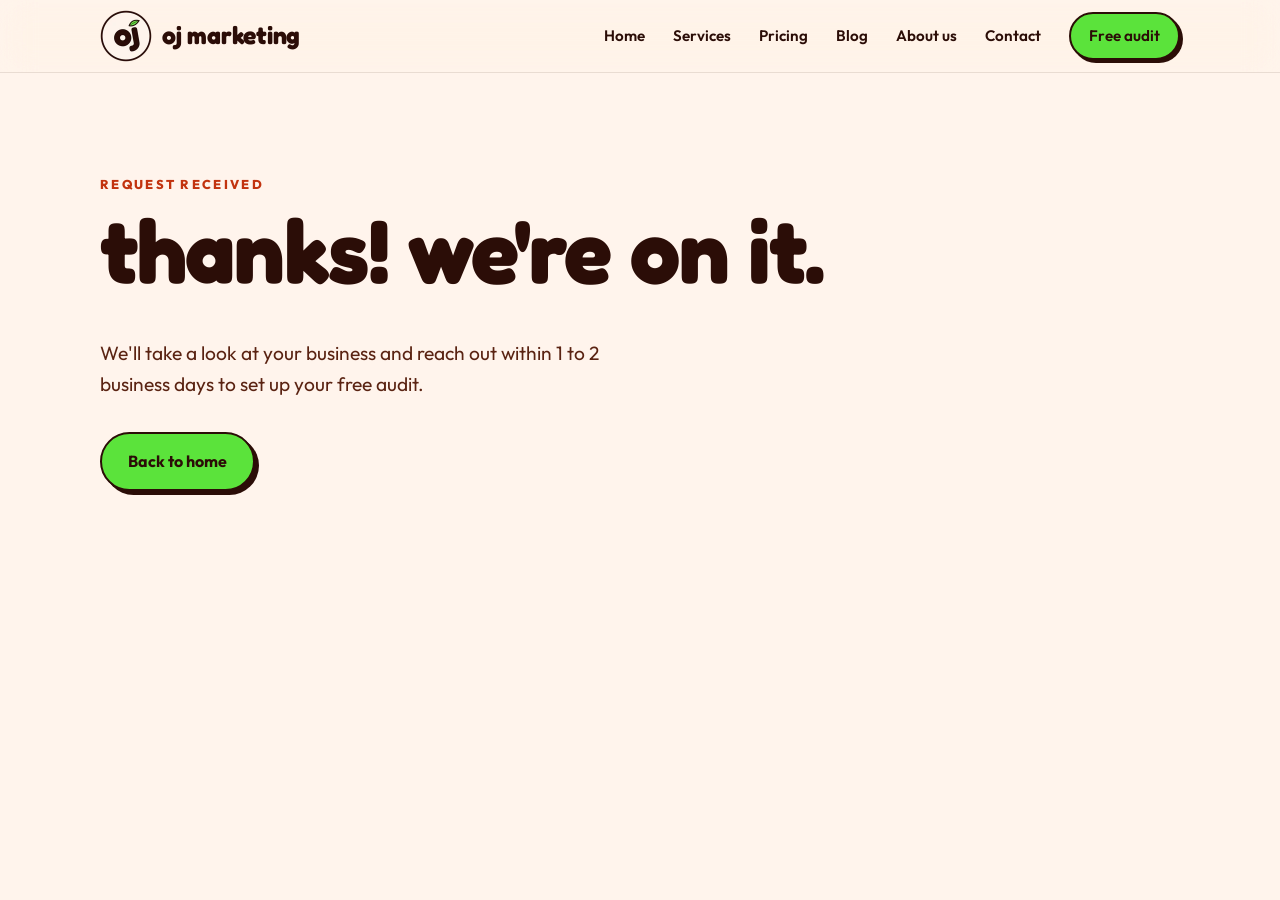
<file: thanks.html>
<!doctype html>
<html lang="en">
<head>
  <!-- Google tag -->
  <script>
    window.dataLayer = window.dataLayer || [];
    function gtag(){dataLayer.push(arguments);}
    gtag('js', new Date());
    window.addEventListener('load', function () {
      var s = document.createElement('script');
      s.async = true;
      s.src = 'https://www.googletagmanager.com/gtm.js?id=GTM-P9J9255J';
      document.head.appendChild(s);
    });
  </script>
  <meta charset="utf-8">
  <meta name="viewport" content="width=device-width, initial-scale=1">
  <title>Thanks | OJ Marketing</title>
  <meta name="description" content="Thanks for requesting a free audit from OJ Marketing.">
  <meta name="robots" content="noindex">
  <link rel="icon" href="assets/favicon-48.png?v=3" sizes="48x48" type="image/png">
  <link rel="apple-touch-icon" href="assets/apple-touch-icon.png?v=3">
  <meta name="theme-color" content="#FF4A1C">

  <meta property="og:site_name" content="OJ Marketing">
  <meta property="og:locale" content="en_US">
  <meta property="og:type" content="website">
  <meta property="og:title" content="Thanks | OJ Marketing">
  <meta property="og:description" content="Thanks for requesting a free audit from OJ Marketing.">
  <meta property="og:url" content="https://theojmedia.com/thanks.html">
  <meta property="og:image" content="https://theojmedia.com/assets/og-image.png?v=3">
  <meta property="og:image:width" content="1200">
  <meta property="og:image:height" content="630">
  <meta property="og:image:alt" content="OJ Marketing, marketing that fills your cup. Orem, Utah.">
  <meta name="twitter:card" content="summary_large_image">
  <meta name="twitter:title" content="Thanks | OJ Marketing">
  <meta name="twitter:description" content="Thanks for requesting a free audit from OJ Marketing.">
  <meta name="twitter:image" content="https://theojmedia.com/assets/og-image.png?v=3">
  <meta name="twitter:image:alt" content="OJ Marketing, marketing that fills your cup. Orem, Utah.">
  <link rel="preload" href="assets/fonts/Fredoka-Bold.woff" as="font" type="font/woff" crossorigin>
  <link rel="preload" href="assets/fonts/Outfit-Var.woff" as="font" type="font/woff" crossorigin>
  <link rel="stylesheet" href="styles.css?v=11">
</head>
<body>
<header class="header">
  <div class="wrap header__inner">
    <a class="brand" href="./" aria-label="OJ Marketing home">
      <img src="assets/logo-104.webp?v=4" alt="OJ Marketing logo" width="52" height="52">
      <span>OJ Marketing</span>
    </a>
    <button class="menu-toggle" aria-expanded="false" aria-controls="nav">Menu</button>
    <nav class="nav" id="nav">
      <a href="./">Home</a>
      <a href="services.html">Services</a>
      <a href="pricing.html">Pricing</a>
      <a href="blog.html">Blog</a>
      <a href="about.html">About us</a>
      <a href="contact.html">Contact</a>
      <a class="btn" href="audit.html">Free audit</a>
    </nav>
  </div>
</header>
<main class="section">
  <div class="wrap">
    <span class="kicker">Request received</span>
    <h1>Thanks! We're on it.</h1>
    <p class="lede muted">We'll take a look at your business and reach out within 1 to 2 business days to set up your free audit.</p>
    <p style="margin-top:32px"><a class="btn" href="./">Back to home</a></p>
  </div>
</main>
</body>
</html>
</file>
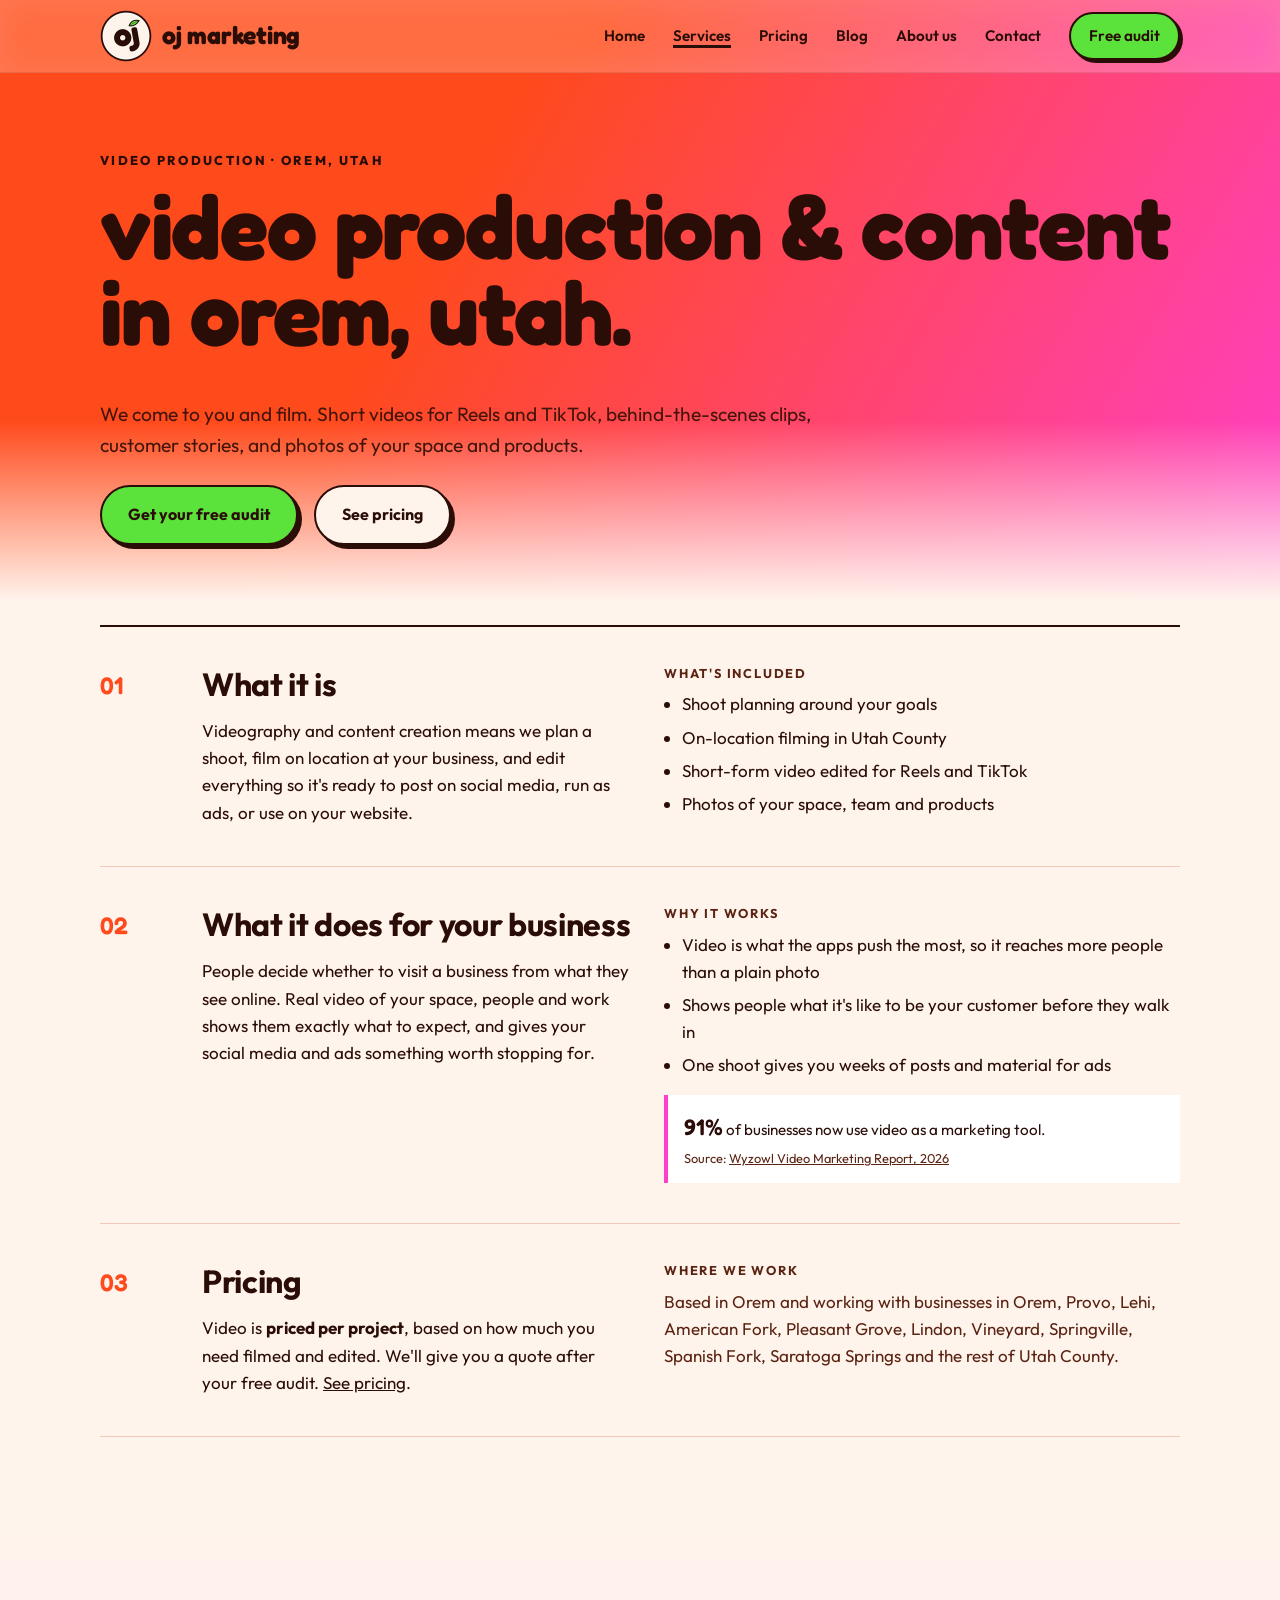
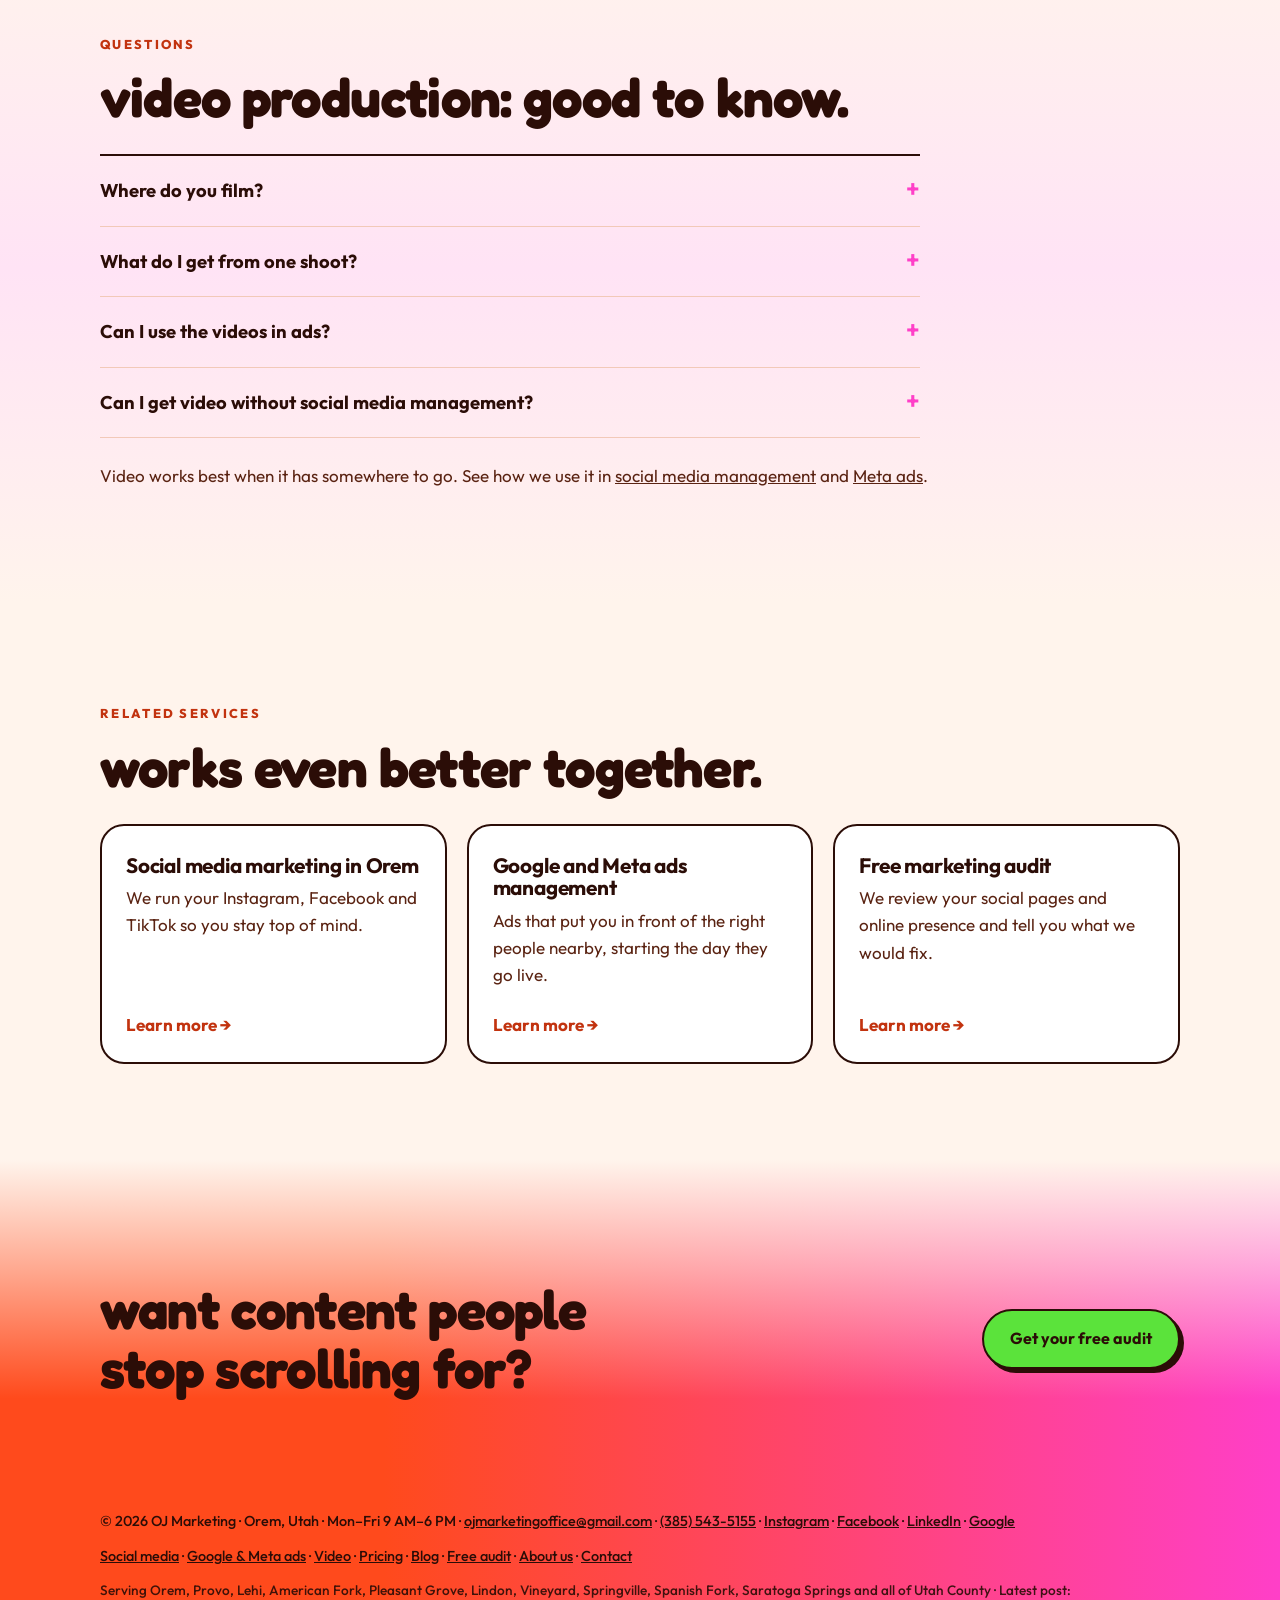
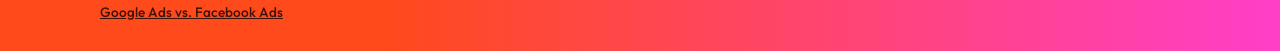
<file: video-production-orem.html>
<!doctype html>
<html lang="en">
<head>
  <!-- Google tag -->
  <script>
    window.dataLayer = window.dataLayer || [];
    function gtag(){dataLayer.push(arguments);}
    gtag('js', new Date());
    window.addEventListener('load', function () {
      var s = document.createElement('script');
      s.async = true;
      s.src = 'https://www.googletagmanager.com/gtm.js?id=GTM-P9J9255J';
      document.head.appendChild(s);
    });
  </script>
  <meta charset="utf-8">
  <meta name="viewport" content="width=device-width, initial-scale=1">
  <title>Video Production for Reels &amp; TikTok in Orem, UT | OJ Marketing</title>
  <meta name="description" content="We come to your Utah County business, film Reels, TikToks and ads, and hand back edited video and photos ready to post. Quoted per project.">
  <link rel="canonical" href="https://theojmedia.com/video-production-orem.html">
  <link rel="icon" href="assets/favicon-48.png?v=3" sizes="48x48" type="image/png">
  <link rel="apple-touch-icon" href="assets/apple-touch-icon.png?v=3">
  <meta name="theme-color" content="#FF4A1C">

  <meta property="og:site_name" content="OJ Marketing">
  <meta property="og:locale" content="en_US">
  <meta property="og:type" content="website">
  <meta property="og:title" content="Video Production for Reels &amp; TikTok in Orem, UT | OJ Marketing">
  <meta property="og:description" content="We come to your Utah County business, film Reels, TikToks and ads, and hand back edited video and photos ready to post. Quoted per project.">
  <meta property="og:url" content="https://theojmedia.com/video-production-orem.html">
  <meta property="og:image" content="https://theojmedia.com/assets/og-image.png?v=3">
  <meta property="og:image:width" content="1200">
  <meta property="og:image:height" content="630">
  <meta property="og:image:alt" content="OJ Marketing, marketing that fills your cup. Orem, Utah.">
  <meta name="twitter:card" content="summary_large_image">
  <meta name="twitter:title" content="Video Production for Reels &amp; TikTok in Orem, UT | OJ Marketing">
  <meta name="twitter:description" content="We come to your Utah County business, film Reels, TikToks and ads, and hand back edited video and photos ready to post. Quoted per project.">
  <meta name="twitter:image" content="https://theojmedia.com/assets/og-image.png?v=3">
  <meta name="twitter:image:alt" content="OJ Marketing, marketing that fills your cup. Orem, Utah.">
  <link rel="preload" href="assets/fonts/Fredoka-Bold.woff" as="font" type="font/woff" crossorigin>
  <link rel="preload" href="assets/fonts/Outfit-Var.woff" as="font" type="font/woff" crossorigin>
  <link rel="stylesheet" href="styles.css?v=11">

  <script type="application/ld+json">
{
  "@context": "https://schema.org",
  "@graph": [
    {
      "@type": "Service",
      "@id": "https://theojmedia.com/video-production-orem.html#service",
      "name": "Video production & content creation",
      "serviceType": "Video production & content creation",
      "description": "On-location filming and editing of short-form video and photos for Reels, TikTok, ads and websites.",
      "url": "https://theojmedia.com/video-production-orem.html",
      "provider": {
        "@id": "https://theojmedia.com/#org"
      },
      "areaServed": [
        {
          "@type": "City",
          "name": "Orem, UT"
        },
        {
          "@type": "City",
          "name": "Provo, UT"
        },
        {
          "@type": "City",
          "name": "Lehi, UT"
        },
        {
          "@type": "City",
          "name": "American Fork, UT"
        },
        {
          "@type": "City",
          "name": "Springville, UT"
        },
        {
          "@type": "City",
          "name": "Pleasant Grove, UT"
        },
        {
          "@type": "City",
          "name": "Lindon, UT"
        },
        {
          "@type": "City",
          "name": "Vineyard, UT"
        },
        {
          "@type": "City",
          "name": "Spanish Fork, UT"
        },
        {
          "@type": "City",
          "name": "Saratoga Springs, UT"
        },
        {
          "@type": "AdministrativeArea",
          "name": "Utah County, Utah"
        }
      ]
    },
    {
      "@type": "BreadcrumbList",
      "itemListElement": [
        {
          "@type": "ListItem",
          "position": 1,
          "name": "Home",
          "item": "https://theojmedia.com/"
        },
        {
          "@type": "ListItem",
          "position": 2,
          "name": "Services",
          "item": "https://theojmedia.com/services.html"
        },
        {
          "@type": "ListItem",
          "position": 3,
          "name": "Video production",
          "item": "https://theojmedia.com/video-production-orem.html"
        }
      ]
    }
  ]
}
  </script>
  <script type="application/ld+json">
{
  "@context": "https://schema.org",
  "@type": "FAQPage",
  "@id": "https://theojmedia.com/video-production-orem.html#faq",
  "url": "https://theojmedia.com/video-production-orem.html",
  "mainEntity": [
    {
      "@type": "Question",
      "name": "Where do you film?",
      "acceptedAnswer": {
        "@type": "Answer",
        "text": "At your business, anywhere in Utah County. We come to you."
      }
    },
    {
      "@type": "Question",
      "name": "What do I get from one shoot?",
      "acceptedAnswer": {
        "@type": "Answer",
        "text": "Edited short-form videos and photos ready to post, sized for Reels, TikTok and ads. We agree on the exact list before the shoot."
      }
    },
    {
      "@type": "Question",
      "name": "Can I use the videos in ads?",
      "acceptedAnswer": {
        "@type": "Answer",
        "text": "Yes. The content is yours to use on social media, in ads and on your website."
      }
    },
    {
      "@type": "Question",
      "name": "Can I get video without social media management?",
      "acceptedAnswer": {
        "@type": "Answer",
        "text": "Yes. You can book a shoot on its own, or pair it with social media or ads."
      }
    }
  ]
}
  </script>
</head>
<body>

<header class="header">
  <div class="wrap header__inner">
    <a class="brand" href="./" aria-label="OJ Marketing home">
      <img src="assets/logo-104.webp?v=4" alt="OJ Marketing logo" width="52" height="52">
      <span>OJ Marketing</span>
    </a>
    <button class="menu-toggle" aria-expanded="false" aria-controls="nav">Menu</button>
    <nav class="nav" id="nav">
      <a href="./">Home</a>
      <a href="services.html" aria-current="page">Services</a>
      <a href="pricing.html">Pricing</a>
      <a href="blog.html">Blog</a>
      <a href="about.html">About us</a>
      <a href="contact.html">Contact</a>
      <a class="btn" href="audit.html">Free audit</a>
    </nav>
  </div>
</header>

<main>
  <section class="hero hero--page">
    <div class="wrap">
      <span class="kicker">Video production &middot; Orem, Utah</span>
      <h1>Video production &amp; content in Orem, Utah.</h1>
      <p class="lede muted">We come to you and film. Short videos for Reels and TikTok, behind-the-scenes clips, customer stories, and photos of your space and products.</p>
      <div class="hero__actions">
        <a class="btn" href="audit.html">Get your free audit</a>
        <a class="btn btn--ghost" href="pricing.html">See pricing</a>
      </div>
    </div>
  </section>

  <section class="section section--tight">
    <div class="wrap">
      <div class="services">
        <article class="service">
          <div class="service__num">01</div>
          <div>
            <h2 class="service__h">What it is</h2>
            <p class="service__what">Videography and content creation means we plan a shoot, film on location at your business, and edit everything so it's ready to post on social media, run as ads, or use on your website.</p>
          </div>
          <div class="service__why">
            <h3>What's included</h3>
            <ul>
              <li>Shoot planning around your goals</li>
              <li>On-location filming in Utah County</li>
              <li>Short-form video edited for Reels and TikTok</li>
              <li>Photos of your space, team and products</li>
            </ul>
          </div>
        </article>
        <article class="service">
          <div class="service__num">02</div>
          <div>
            <h2 class="service__h">What it does for your business</h2>
            <p class="service__what">People decide whether to visit a business from what they see online. Real video of your space, people and work shows them exactly what to expect, and gives your social media and ads something worth stopping for.</p>
          </div>
          <div class="service__why">
            <h3>Why it works</h3>
            <ul>
              <li>Video is what the apps push the most, so it reaches more people than a plain photo</li>
              <li>Shows people what it's like to be your customer before they walk in</li>
              <li>One shoot gives you weeks of posts and material for ads</li>
            </ul>
            <div class="stat"><b>91%</b> of businesses now use video as a marketing tool.<small>Source: <a href="https://wyzowl.com/video-marketing-statistics/" target="_blank" rel="noopener">Wyzowl Video Marketing Report, 2026</a></small></div>
          </div>
        </article>
        <article class="service">
          <div class="service__num">03</div>
          <div>
            <h2 class="service__h">Pricing</h2>
            <p class="service__what">Video is <b>priced per project</b>, based on how much you need filmed and edited. We'll give you a quote after your free audit. <a href="pricing.html">See pricing</a>.</p>
          </div>
          <div class="service__why">
            <h3>Where we work</h3>
            <p class="muted">Based in Orem and working with businesses in Orem, Provo, Lehi, American Fork, Pleasant Grove, Lindon, Vineyard, Springville, Spanish Fork, Saratoga Springs and the rest of Utah County.</p>
          </div>
        </article>
      </div>
    </div>
  </section>

  <section class="section section--alt">
    <div class="wrap">
      <span class="kicker">Questions</span>
      <h2>Video production: good to know.</h2>
      <div class="faq">
        <details>
          <summary>Where do you film?</summary>
          <p>At your business, anywhere in Utah County. We come to you.</p>
        </details>
        <details>
          <summary>What do I get from one shoot?</summary>
          <p>Edited short-form videos and photos ready to post, sized for Reels, TikTok and ads. We agree on the exact list before the shoot.</p>
        </details>
        <details>
          <summary>Can I use the videos in ads?</summary>
          <p>Yes. The content is yours to use on social media, in ads and on your website.</p>
        </details>
        <details>
          <summary>Can I get video without social media management?</summary>
          <p>Yes. You can book a shoot on its own, or pair it with social media or ads.</p>
        </details>
      </div>
      <p class="muted" style="margin-top:24px">Video works best when it has somewhere to go. See how we use it in <a href="social-media-marketing-orem.html">social media management</a> and <a href="google-meta-ads-orem.html">Meta ads</a>.</p>
    </div>
  </section>

  <section class="section">
    <div class="wrap">
      <span class="kicker">Related services</span>
      <h2>Works even better together.</h2>
      <div class="related">
        <a class="teaser" href="social-media-marketing-orem.html">
          <h3 class="teaser__h">Social media marketing in Orem</h3>
          <p class="muted">We run your Instagram, Facebook and TikTok so you stay top of mind.</p>
          <span class="teaser__go">Learn more &rarr;</span>
        </a>
        <a class="teaser" href="google-meta-ads-orem.html">
          <h3 class="teaser__h">Google and Meta ads management</h3>
          <p class="muted">Ads that put you in front of the right people nearby, starting the day they go live.</p>
          <span class="teaser__go">Learn more &rarr;</span>
        </a>
        <a class="teaser" href="audit.html">
          <h3 class="teaser__h">Free marketing audit</h3>
          <p class="muted">We review your social pages and online presence and tell you what we would fix.</p>
          <span class="teaser__go">Learn more &rarr;</span>
        </a>
      </div>
    </div>
  </section>

  <section class="section section--dark cta-band">
    <div class="wrap cta-band__inner">
      <h2>Want content people stop scrolling for?</h2>
      <a class="btn" href="audit.html">Get your free audit</a>
    </div>
  </section>
</main>

<footer class="footer">
  <div class="wrap footer__inner">
    <span>&copy; <span id="year">2026</span> OJ Marketing &middot; Orem, Utah &middot; Mon&ndash;Fri 9 AM&ndash;6 PM &middot; <a href="mailto:ojmarketingoffice@gmail.com">ojmarketingoffice@gmail.com</a> &middot; <a href="tel:+13855435155">(385) 543-5155</a> &middot; <a href="https://www.instagram.com/ojmarketing.utah/" target="_blank" rel="noopener">Instagram</a> &middot; <a href="https://www.facebook.com/Ojmarketingutah" target="_blank" rel="noopener">Facebook</a> &middot; <a href="https://www.linkedin.com/company/ojmarketing/" target="_blank" rel="noopener">LinkedIn</a> &middot; <a href="https://g.page/r/CdfvxJYsuxeDEBM" target="_blank" rel="noopener">Google</a></span>
    <span><a href="social-media-marketing-orem.html">Social media</a> &middot; <a href="google-meta-ads-orem.html">Google &amp; Meta ads</a> &middot; <a href="video-production-orem.html">Video</a> &middot; <a href="pricing.html">Pricing</a> &middot; <a href="blog.html">Blog</a> &middot; <a href="audit.html">Free audit</a> &middot; <a href="about.html">About us</a> &middot; <a href="contact.html">Contact</a></span>
    <span class="footer__areas">Serving Orem, Provo, Lehi, American Fork, Pleasant Grove, Lindon, Vineyard, Springville, Spanish Fork, Saratoga Springs and all of Utah County &middot; Latest post: <a href="google-ads-vs-facebook-ads-utah-county.html">Google Ads vs. Facebook Ads</a></span>
  </div>
</footer>

<script src="site.js?v=2"></script>
</body>
</html>
</file>
<file: styles.css>
/* Brand fonts, self-hosted (SIL Open Font License, see assets/fonts) */
@font-face { font-family: "Fredoka"; src: url("assets/fonts/Fredoka-SemiBold.woff") format("woff"); font-weight: 500 600; font-display: swap; }
@font-face { font-family: "Fredoka"; src: url("assets/fonts/Fredoka-Bold.woff") format("woff"); font-weight: 700 900; font-display: swap; }
@font-face { font-family: "Outfit"; src: url("assets/fonts/Outfit-Var.woff") format("woff"); font-weight: 400 800; font-display: swap; }

/* =========================================================
   OJ Marketing — site styles
   BRAND COLORS: change these to match the app and the
   whole site updates.
   ========================================================= */
:root {
  --ink: #2B0D07;        /* main dark / text */
  --paper: #FFF4EC;      /* cream background */
  --paper-2: #FFE3F5;    /* light pink (bottom of the ombre) */
  --accent: #5BE33B;     /* lime (buttons, badges, price tags) */
  --accent-dark: #C2330F;/* deep red-orange (labels, links) */
  --orange: #FF4A1C;     /* brand red-orange */
  --pink: #FF3FC8;       /* brand pink */
  --gold: #FF9A1F;
  --muted: #5A2312;      /* secondary text */
  --line: #F2C9B8;       /* borders */
  --white: #FFFFFF;
  --grad-hero: linear-gradient(120deg, #FF4A1C 0%, #FF4A1C 35%, #FF3FC8 100%);
  --grad-ombre: linear-gradient(180deg, #FFF4EC 0%, #FFE3F5 100%);
  --grad-lime: linear-gradient(120deg, #5BE33B 0%, #5BE33B 50%, #C6F53A 100%);
  --grad-card: linear-gradient(120deg, #FF4472 0%, #FF3FC8 100%);

  --display: "Fredoka", "Arial Rounded MT Bold", "Helvetica Neue", Arial, sans-serif;
  --body: "Outfit", "Helvetica Neue", Arial, sans-serif;
  --wrap: 1120px;
  --radius: 14px;
}

*, *::before, *::after { box-sizing: border-box; }
html { scroll-behavior: smooth; }
body {
  margin: 0;
  background: var(--paper);
  color: var(--ink);
  font-family: var(--body);
  font-size: 17px;
  line-height: 1.6;
  -webkit-font-smoothing: antialiased;
}
img { max-width: 100%; display: block; }
a { color: inherit; }
h1, h2, h3 { line-height: 1.08; margin: 0 0 .5em; }
h1, h2 { font-family: var(--display); font-weight: 600; text-transform: uppercase; letter-spacing: .005em; }
h1 { font-size: clamp(2.8rem, 7.5vw, 5.6rem); line-height: 1; }
h2 { font-size: clamp(2.1rem, 4.8vw, 3.4rem); }
h3 { font-family: var(--body); font-size: 1.3rem; font-weight: 700; letter-spacing: -.01em; }
p { margin: 0 0 1em; }

.wrap { max-width: var(--wrap); margin: 0 auto; padding: 0 20px; }
.section { padding: 96px 0; }
.section--alt { background: var(--paper-2); }
.section--dark { background: var(--ink); color: var(--paper); }
.section--dark .muted { color: #e6cdbb; }
.kicker {
  display: inline-block;
  font-family: var(--body);
  font-weight: 700;
  font-size: .8rem;
  letter-spacing: .14em;
  text-transform: uppercase;
  color: var(--accent-dark);
  margin-bottom: 14px;
}
.section--dark .kicker { color: var(--accent); }
.muted { color: var(--muted); }
.lede { font-size: 1.2rem; max-width: 40ch; }

/* ---------- Buttons ---------- */
.btn {
  display: inline-block;
  font-family: var(--body);
  font-weight: 700;
  font-size: 1rem;
  text-decoration: none;
  padding: 15px 26px;
  border-radius: var(--radius);
  border: 2px solid var(--ink);
  background: var(--accent);
  color: var(--ink);
  cursor: pointer;
  transition: transform .12s ease, box-shadow .12s ease;
  box-shadow: 4px 4px 0 var(--ink);
}
.btn:hover { transform: translate(-1px, -1px); box-shadow: 5px 5px 0 var(--ink); }
.btn:active { transform: translate(3px, 3px); box-shadow: 1px 1px 0 var(--ink); }
.btn--ghost { background: transparent; box-shadow: none; }
.btn--ghost:hover { background: var(--ink); color: var(--paper); box-shadow: none; transform: none; }

/* ---------- Header ---------- */
.header {
  position: sticky; top: 0; z-index: 20;
  background: var(--paper);
  border-bottom: 1px solid var(--line);
}
.header__inner { display: flex; align-items: center; justify-content: space-between; height: 72px; gap: 16px; }
.brand { display: flex; align-items: center; gap: 10px; text-decoration: none; font-family: var(--display); font-weight: 600; font-size: 1.3rem; letter-spacing: .08em; text-transform: uppercase; }
.brand img { width: 40px; height: 40px; }
.nav { display: flex; align-items: center; gap: 28px; }
.nav a { text-decoration: none; font-weight: 600; font-size: .95rem; }
.nav a:not(.btn):hover { color: var(--accent-dark); }
.nav .btn { padding: 10px 18px; box-shadow: 3px 3px 0 var(--ink); }
.menu-toggle { display: none; background: none; border: 2px solid var(--ink); border-radius: var(--radius); padding: 8px 12px; font: 700 .9rem var(--body); cursor: pointer; color: var(--ink); }

@media (max-width: 820px) {
  .menu-toggle { display: block; }
  .nav {
    display: none;
    position: absolute; top: 72px; left: 0; right: 0;
    flex-direction: column; align-items: stretch; gap: 0;
    background: var(--paper); border-bottom: 1px solid var(--line);
    padding: 8px 20px 20px;
  }
  .nav.is-open { display: flex; }
  .nav a { padding: 14px 0; border-bottom: 1px solid var(--line); }
  .nav .btn { margin-top: 14px; text-align: center; }
}

/* ---------- Hero ---------- */
.hero { padding: 88px 0 72px; border-bottom: 1px solid var(--line); }
.hero__grid { display: grid; grid-template-columns: 1.5fr 1fr; gap: 56px; align-items: end; }
.hero h1 .hl { color: var(--accent-dark); }
.hero__actions { display: flex; flex-wrap: wrap; gap: 16px; margin-top: 32px; align-items: center; }
.hero__note { font-size: .95rem; color: var(--muted); }
.hero__card {
  background: var(--ink); color: var(--paper);
  border-radius: var(--radius); padding: 28px;
}
.hero__card ul { list-style: none; padding: 0; margin: 0; }
.hero__card li { padding: 14px 0; border-top: 1px solid #6a3420; display: flex; justify-content: space-between; gap: 12px; font-family: var(--body); font-weight: 700; font-size: 1.1rem; }
.hero__card li:first-child { border-top: 0; padding-top: 0; }
.hero__card li span { color: var(--accent); font-weight: 600; font-size: .9rem; }
.hero__card .card-title { font-size: .8rem; letter-spacing: .14em; text-transform: uppercase; color: #e6cdbb; margin-bottom: 14px; }
@media (max-width: 820px) {
  .hero { padding: 56px 0; }
  .hero__grid { grid-template-columns: 1fr; gap: 40px; }
}

/* ---------- Intro strip ---------- */
.strip { display: grid; grid-template-columns: repeat(3, 1fr); gap: 0; border-top: 2px solid var(--ink); }
.strip > div { padding: 28px 24px 0 0; }
.strip strong { display: block; font-family: var(--body); font-size: 1.15rem; margin-bottom: 6px; }
@media (max-width: 820px) { .strip { grid-template-columns: 1fr; } .strip > div { padding-right: 0; } }

/* ---------- Services ---------- */
.section-head { display: grid; grid-template-columns: 1fr 1fr; gap: 40px; align-items: end; margin-bottom: 56px; }
.section-head p { margin: 0; }
@media (max-width: 820px) { .section-head { grid-template-columns: 1fr; gap: 12px; margin-bottom: 36px; } }

.services { border-top: 2px solid var(--ink); }
.service {
  display: grid;
  grid-template-columns: 70px 1fr 1.2fr;
  gap: 32px;
  padding: 40px 0;
  border-bottom: 1px solid var(--line);
}
.service__num { font-family: var(--display); font-weight: 600; font-size: 1.5rem; color: var(--accent-dark); }
.service h3 { font-size: clamp(1.5rem, 3vw, 2rem); }
.service__what { margin-bottom: 0; }
.service__why h4, .service__why .why-h { font-family: var(--body); font-size: .8rem; letter-spacing: .14em; text-transform: uppercase; margin: 0 0 10px; color: var(--muted); }
.service__why ul { margin: 0; padding-left: 18px; }
.service__why li { margin-bottom: 6px; }
.stat { margin-top: 16px; padding: 14px 16px; background: var(--white); border-left: 4px solid var(--accent); font-size: .95rem; }
.stat b { font-family: var(--display); font-weight: 600; font-size: 1.4rem; }
.stat small { display: block; color: var(--muted); margin-top: 4px; font-size: .8rem; }
.stat small a { color: var(--muted); }
@media (max-width: 820px) {
  .service { grid-template-columns: 1fr; gap: 12px; padding: 32px 0; }
}

/* ---------- How it works ---------- */
.steps { display: grid; grid-template-columns: repeat(3, 1fr); gap: 24px; counter-reset: step; }
.step { border-top: 2px solid var(--paper); padding-top: 22px; }
.step::before { counter-increment: step; content: "0" counter(step); display: block; font-family: var(--display); font-weight: 600; font-size: 3rem; color: var(--accent); line-height: 1; margin-bottom: 14px; }
@media (max-width: 820px) { .steps { grid-template-columns: 1fr; } }

/* ---------- Audit form ---------- */
.audit { display: grid; grid-template-columns: 1fr 1.25fr; gap: 56px; align-items: start; }
.audit__list { list-style: none; padding: 0; margin: 24px 0 0; }
.audit__list li { padding: 12px 0 12px 30px; border-top: 1px solid var(--line); position: relative; }
.audit__list li::before { content: ""; position: absolute; left: 0; top: 20px; width: 14px; height: 8px; border-left: 3px solid var(--accent-dark); border-bottom: 3px solid var(--accent-dark); transform: rotate(-45deg); }
.form {
  background: var(--white);
  border: 2px solid var(--ink);
  border-radius: var(--radius);
  padding: 32px;
  box-shadow: 8px 8px 0 var(--ink);
}
.form__row { display: grid; grid-template-columns: 1fr 1fr; gap: 16px; }
.field { margin-bottom: 18px; }
.field label, .field legend { display: block; font-weight: 700; font-size: .92rem; margin-bottom: 6px; }
.field .opt { font-weight: 400; color: var(--muted); }
.field input, .field textarea, .field select {
  width: 100%;
  font: inherit; font-size: 1rem;
  padding: 12px 14px;
  border: 1.5px solid var(--line);
  border-radius: var(--radius);
  background: var(--paper);
  color: var(--ink);
}
.field input:focus, .field textarea:focus, .field select:focus { outline: none; border-color: var(--ink); background: var(--white); box-shadow: 0 0 0 3px rgba(233,162,116,.35); }
.field textarea { min-height: 110px; resize: vertical; }
fieldset.field { border: 0; padding: 0; margin: 0 0 18px; }
.checks { display: grid; grid-template-columns: 1fr 1fr; gap: 8px; }
.checks label { display: flex; align-items: center; gap: 10px; font-weight: 500; font-size: .95rem; border: 1.5px solid var(--line); border-radius: var(--radius); padding: 10px 12px; cursor: pointer; background: var(--paper); margin: 0; }
.checks input { width: 18px; height: 18px; accent-color: var(--accent-dark); margin: 0; }
.form .btn { width: 100%; text-align: center; margin-top: 6px; }
.form__fine { font-size: .82rem; color: var(--muted); margin: 14px 0 0; text-align: center; }
.hp { position: absolute; left: -9999px; }
@media (max-width: 820px) {
  .audit { grid-template-columns: 1fr; gap: 36px; }
  .form { padding: 22px; box-shadow: 5px 5px 0 var(--ink); }
  .form__row, .checks { grid-template-columns: 1fr; gap: 0 16px; }
  .checks { gap: 8px; }
}

/* ---------- FAQ ---------- */
.faq { border-top: 2px solid var(--ink); max-width: 820px; }
.faq details { border-bottom: 1px solid var(--line); padding: 20px 0; }
.faq summary { font-family: var(--body); font-weight: 700; font-size: 1.15rem; cursor: pointer; list-style: none; display: flex; justify-content: space-between; gap: 16px; }
.faq summary::-webkit-details-marker { display: none; }
.faq summary::after { content: "+"; color: var(--accent-dark); font-size: 1.5rem; line-height: 1; }
.faq details[open] summary::after { content: "–"; }
.faq details p { margin: 12px 0 0; max-width: 65ch; }

/* ---------- Contact ---------- */
.contact { display: grid; grid-template-columns: 1fr 1fr; gap: 56px; }
.contact__list { list-style: none; padding: 0; margin: 0; border-top: 2px solid var(--paper); }
.contact__list li { padding: 18px 0; border-bottom: 1px solid #6a3420; }
.contact__list .label { display: block; font-size: .78rem; letter-spacing: .14em; text-transform: uppercase; color: #e6cdbb; margin-bottom: 4px; }
.contact__list a, .contact__list .val { font-family: var(--body); font-weight: 700; font-size: 1.25rem; text-decoration: none; word-break: break-word; }
.contact__list a:hover { color: var(--accent); }
@media (max-width: 820px) { .contact { grid-template-columns: 1fr; gap: 32px; } }

/* ---------- Footer ---------- */
.footer { background: var(--ink); color: #e6cdbb; padding: 28px 0; border-top: 1px solid #6a3420; font-size: .9rem; }
.footer__inner { display: flex; justify-content: space-between; flex-wrap: wrap; gap: 12px; }
.footer a { color: #e6cdbb; }

/* ---------- About page ---------- */
.people { display: grid; grid-template-columns: 1fr 1fr; gap: 48px; }
.person__photo {
  position: relative;
  aspect-ratio: 4 / 5;
  background: var(--paper-2);
  border: 2px solid var(--ink);
  border-radius: var(--radius);
  overflow: hidden;
  margin-bottom: 24px;
  display: grid; place-items: center;
}
.person__photo .initials { font-family: var(--display); font-weight: 600; font-size: 5rem; color: var(--line); }
.person__photo img { position: absolute; inset: 0; width: 100%; height: 100%; object-fit: cover; }
.person__role { font-family: var(--body); font-weight: 700; color: var(--accent-dark); margin-bottom: 14px; }
.person__links { display: flex; flex-wrap: wrap; gap: 8px 20px; font-weight: 600; font-size: .95rem; }
.values { display: grid; grid-template-columns: repeat(3, 1fr); gap: 32px; border-top: 2px solid var(--ink); padding-top: 28px; }
@media (max-width: 820px) {
  .people, .values { grid-template-columns: 1fr; }
}

.cta-band { text-align: left; }
.cta-band__inner { display: flex; justify-content: space-between; align-items: center; gap: 32px; flex-wrap: wrap; }
.cta-band h2 { margin: 0; max-width: 18ch; }

:focus-visible { outline: 3px solid var(--accent); outline-offset: 3px; }
@media (prefers-reduced-motion: reduce) { html { scroll-behavior: auto; } .btn { transition: none; } }

/* ---------- Multi-page additions ---------- */
.nav a[aria-current="page"]:not(.btn) { color: var(--accent-dark); box-shadow: inset 0 -2px 0 var(--accent-dark); }
@media (max-width: 820px) { .nav a[aria-current="page"]:not(.btn) { box-shadow: none; } }
.hero--page { padding: 72px 0 56px; }
.hero--page .lede { max-width: 56ch; }
.section--tight { padding-top: 24px; }
.section--first { padding-top: 88px; }
.teasers { display: grid; grid-template-columns: repeat(3, 1fr); gap: 20px; }
.teaser {
  display: flex; flex-direction: column; gap: 6px;
  background: var(--white); border: 2px solid var(--ink); border-radius: var(--radius);
  padding: 24px; text-decoration: none;
  transition: transform .12s ease, box-shadow .12s ease;
}
.teaser:hover { transform: translate(-2px, -2px); box-shadow: 5px 5px 0 var(--ink); }
.teaser h3 { margin: 4px 0 2px; }
.teaser p { flex: 1; }
.teaser__go { font-weight: 700; color: var(--accent-dark); }
.service { scroll-margin-top: 90px; }
@media (max-width: 820px) { .teasers { grid-template-columns: 1fr; } .hero--page { padding: 48px 0 40px; } .section--first { padding-top: 56px; } }

/* ---- SEO structure helpers (headings keep the same look as before) ---- */
.h1-pre { display: block; font-family: var(--body); font-weight: 700; font-size: .95rem; letter-spacing: .14em; color: var(--accent-dark); margin-bottom: .7em; line-height: 1.3; }
.h1-sm { font-size: clamp(2.1rem, 4.8vw, 3.4rem); }
.service__h, .teaser__h { font-family: var(--body); font-weight: 700; text-transform: none; letter-spacing: -.01em; line-height: 1.08; }
.service__h { font-size: clamp(1.5rem, 3vw, 2rem); margin: 0 0 .5em; }
.service__h a { text-decoration: none; }
.service__h a:hover { color: var(--accent-dark); }
.teaser__h { font-size: 1.3rem; margin: 4px 0 2px; }
.service__why h3 { font-family: var(--body); font-size: .8rem; letter-spacing: .14em; text-transform: uppercase; margin: 0 0 10px; color: var(--muted); }
.price { flex: 0 !important; margin: 6px 0; font-size: 1.05rem; }
.price b { font-family: var(--display); font-weight: 600; font-size: 2rem; }
.hero__card li a { text-decoration: none; }
.hero__card li a:hover { color: var(--accent-dark); }
.hero--page .hero__actions { margin-top: 24px; }
.person__photo .initials::before { content: attr(data-i); }

/* At-a-glance facts (homepage) */
.facts { margin: 0; border-top: 2px solid var(--ink); display: grid; grid-template-columns: repeat(3, 1fr); column-gap: 32px; }
.facts > div { padding: 18px 0; border-bottom: 1px solid var(--line); }
.facts dt { font-size: .78rem; letter-spacing: .14em; text-transform: uppercase; color: var(--accent-dark); font-weight: 700; margin-bottom: 4px; }
.facts dd { margin: 0; }
@media (max-width: 820px) { .facts { grid-template-columns: 1fr; } }

/* Related services (service pages) */
.related { display: grid; grid-template-columns: repeat(3, 1fr); gap: 20px; }
@media (max-width: 820px) { .related { grid-template-columns: 1fr; } }

/* ---------- Blog ---------- */
.posts { display: grid; grid-template-columns: repeat(2, 1fr); gap: 24px; }
.post-card {
  display: flex; flex-direction: column; gap: 8px;
  background: var(--white); border: 2px solid var(--ink); border-radius: var(--radius);
  padding: 28px; text-decoration: none;
  transition: transform .12s ease, box-shadow .12s ease;
}
.post-card:hover { transform: translate(-2px, -2px); box-shadow: 5px 5px 0 var(--ink); }
.post-card__meta { font-size: .8rem; letter-spacing: .12em; text-transform: uppercase; font-weight: 700; color: var(--accent-dark); }
.post-card h2 { font-family: var(--body); text-transform: none; letter-spacing: -.01em; font-size: 1.5rem; margin: 0; }
.post-card p { flex: 1; margin: 0; color: var(--muted); }
.post-card .teaser__go { margin-top: 8px; }
@media (max-width: 820px) { .posts { grid-template-columns: 1fr; } }

.post-hero h1 { font-size: clamp(2.2rem, 5.4vw, 3.9rem); max-width: 22ch; }
.byline { display: flex; align-items: center; gap: 12px; margin-top: 24px; font-size: .95rem; color: var(--muted); }
.byline img { width: 44px; height: 44px; border-radius: 50%; object-fit: cover; border: 2px solid var(--ink); }
.byline b { color: var(--ink); }
.byline a { color: var(--ink); }

.prose { max-width: 720px; margin: 0 auto; font-size: 1.08rem; }
.prose h2 { font-family: var(--body); text-transform: none; letter-spacing: -.015em; font-size: clamp(1.6rem, 3vw, 2.05rem); margin: 2em 0 .55em; line-height: 1.15; }
.prose h3 { font-size: 1.2rem; margin: 1.6em 0 .4em; }
.prose ul, .prose ol { padding-left: 22px; margin: 0 0 1.2em; }
.prose li { margin-bottom: 8px; }
.prose a { color: var(--accent-dark); text-underline-offset: 2px; }
.prose table { width: 100%; border-collapse: collapse; margin: 8px 0 6px; font-size: .97rem; background: var(--white); }
.prose th, .prose td { text-align: left; padding: 11px 12px; border-bottom: 1px solid var(--line); vertical-align: top; }
.prose thead th { border-bottom: 2px solid var(--ink); font-size: .8rem; letter-spacing: .1em; text-transform: uppercase; }
.prose td.num, .prose th.num { text-align: right; font-variant-numeric: tabular-nums; white-space: nowrap; }
.table-scroll { overflow-x: auto; margin-bottom: 4px; }
.caption { font-size: .85rem; color: var(--muted); margin: 6px 0 1.6em; }
.caption a { color: var(--muted); }

.answer { background: var(--ink); color: var(--paper); border-radius: var(--radius); padding: 26px 28px; margin: 0 0 2em; }
.answer .kicker { color: var(--accent); margin-bottom: 8px; }
.answer p:last-child { margin: 0; }
.answer a { color: var(--accent); }
.callout { background: var(--white); border-left: 4px solid var(--accent); padding: 16px 20px; margin: 1.4em 0; }
.callout p:last-child { margin: 0; }
.toc { border-top: 2px solid var(--ink); border-bottom: 1px solid var(--line); padding: 16px 0; margin: 0 0 2em; }
.toc b { display: block; font-size: .8rem; letter-spacing: .14em; text-transform: uppercase; color: var(--accent-dark); margin-bottom: 6px; }
.toc ol { margin: 0; }
.toc li { margin-bottom: 2px; }

.bars { margin: 10px 0 4px; display: grid; gap: 14px; }
.bars .row { display: grid; grid-template-columns: 150px 1fr; gap: 14px; align-items: center; font-size: .95rem; }
.bars .row b { font-weight: 700; }
.bars .pair { display: grid; gap: 4px; }
.bars .bar { height: 22px; border-radius: 4px; display: flex; align-items: center; justify-content: flex-end; padding: 0 8px; font-size: .8rem; font-weight: 700; min-width: 54px; }
.bars .bar--g { background: var(--ink); color: var(--paper); }
.bars .bar--m { background: var(--accent); color: var(--ink); }
.legend { display: flex; gap: 18px; font-size: .85rem; margin-top: 4px; }
.legend span::before { content: ""; display: inline-block; width: 12px; height: 12px; border-radius: 2px; margin-right: 6px; vertical-align: -1px; }
.legend .g::before { background: var(--ink); }
.legend .m::before { background: var(--accent); }
@media (max-width: 600px) { .bars .row { grid-template-columns: 1fr; gap: 6px; } }

/* ---------- Homepage: founders photo ---------- */
.founders { margin: 0; }
.founders__pics { display: grid; grid-template-columns: 1fr 1fr; gap: 16px; text-decoration: none; }
.founders__pics img {
  width: 100%; height: auto; aspect-ratio: 4 / 5; object-fit: cover;
  border: 2px solid var(--ink); border-radius: var(--radius);
  box-shadow: 6px 6px 0 var(--ink); background: var(--paper-2);
}
.founders__pics img:last-child { margin-top: 40px; }
.founders figcaption { margin-top: 18px; font-size: .95rem; color: var(--muted); }
.founders figcaption b { color: var(--ink); }
.founders figcaption a { color: var(--accent-dark); font-weight: 700; text-decoration: none; }
.hero__note .lang, .hero__note [lang="pt"] { font-weight: 700; color: var(--accent-dark); }
@media (max-width: 820px) { .founders__pics img:last-child { margin-top: 24px; } .founders__pics img { box-shadow: 4px 4px 0 var(--ink); } }

/* ---------- Homepage: menu board ---------- */
.menu { list-style: none; margin: 0; padding: 0; border-top: 2px solid var(--paper); }
.menu li { border-bottom: 1px solid #6a3420; }
.menu a { display: grid; grid-template-columns: minmax(0, 1.4fr) 1fr auto; align-items: end; gap: 18px; padding: 26px 0; text-decoration: none; }
.menu__item b { display: block; font-family: var(--display); font-weight: 600; text-transform: uppercase; font-size: clamp(1.5rem, 3vw, 2.2rem); line-height: 1.05; letter-spacing: .01em; }
.menu__item small { display: block; margin-top: 8px; color: #e6cdbb; font-size: .98rem; max-width: 52ch; }
.menu__dots { border-bottom: 3px dotted #8a4a30; margin-bottom: 10px; }
.menu__price { font-family: var(--display); font-weight: 600; font-size: clamp(1.6rem, 3.4vw, 2.5rem); color: var(--accent); line-height: 1; white-space: nowrap; }
.menu__price small { font-family: var(--body); font-size: .95rem; color: #e6cdbb; font-weight: 500; margin-left: 2px; }
.menu__price--sm { font-size: 1.15rem; font-family: var(--body); font-weight: 700; }
.menu a:hover .menu__item b { color: var(--accent); }
.menu__note { margin: 22px 0 0; color: #e6cdbb; }
.menu__note a { color: var(--accent); font-weight: 700; text-decoration: none; }
@media (max-width: 820px) {
  .menu a { grid-template-columns: 1fr auto; gap: 6px 16px; }
  .menu__dots { display: none; }
  .menu__item { grid-column: 1 / -1; }
  .menu__price { grid-column: 1 / -1; }
}

.post-card--wide { max-width: 820px; }
.post-card__h { font-family: var(--body); font-size: clamp(1.4rem, 2.6vw, 1.9rem); letter-spacing: -.015em; margin: 0; }

/* ---------- Mobile action bar ---------- */
.actionbar { display: none; }
@media (max-width: 820px) {
  .actionbar {
    display: grid; grid-template-columns: 1fr 1.4fr; gap: 10px;
    position: fixed; left: 0; right: 0; bottom: 0; z-index: 30;
    padding: 10px 14px calc(10px + env(safe-area-inset-bottom));
    background: var(--paper); border-top: 2px solid var(--ink);
  }
  .actionbar a { text-align: center; padding: 12px 10px; font-weight: 700; text-decoration: none; border: 2px solid var(--ink); border-radius: var(--radius); }
  .actionbar .call { background: var(--white); }
  .actionbar .go { background: var(--accent); }
  body.has-actionbar { padding-bottom: 76px; }
}
.hero__grid:has(.founders) { grid-template-columns: 1.2fr 1fr; align-items: center; }
@media (max-width: 820px) { .hero__grid:has(.founders) { grid-template-columns: 1fr; } }


/* =========================================================
   2026 rebrand: red-orange + pink ombre, lime, cream
   ========================================================= */
h1, h2 { font-family: var(--display); font-weight: 700; text-transform: lowercase; letter-spacing: -.015em; }
h1 { line-height: .95; }
.h1-pre { text-transform: uppercase; font-family: var(--body); letter-spacing: .14em; }
.kicker { font-weight: 800; letter-spacing: .18em; }

/* Buttons: lime pills with a hard shadow; ghost = cream pill */
.btn { border-radius: 999px; background: var(--accent); font-weight: 700; }
.btn--ghost { background: var(--paper); box-shadow: 4px 4px 0 var(--ink); }
.btn--ghost:hover { background: var(--paper); color: var(--ink); box-shadow: 5px 5px 0 var(--ink); transform: translate(-1px, -1px); }

/* Header */
.header { background: var(--orange); border-bottom: 2px solid var(--ink); }
.brand { font-family: var(--display); font-weight: 700; text-transform: lowercase; letter-spacing: -.01em; font-size: 1.55rem; }
.brand img { width: 52px; height: 52px; }
.nav a:not(.btn):hover { color: var(--paper); }
.nav a[aria-current="page"]:not(.btn) { color: var(--ink); box-shadow: inset 0 -3px 0 var(--paper); }
.menu-toggle { background: var(--paper); border-radius: 999px; }
@media (max-width: 820px) {
  .nav { background: var(--orange); border-bottom: 2px solid var(--ink); }
  .nav a { border-bottom-color: rgba(43,13,7,.25); }
  .nav a[aria-current="page"]:not(.btn) { box-shadow: none; text-decoration: underline; }
}

/* Heroes: orange-to-pink gradient on every page */
.hero { background: var(--grad-hero); border-bottom: 2px solid var(--ink); position: relative; overflow: hidden; }
.hero .muted, .hero .lede.muted, .hero__note { color: #43150A; }
.hero .kicker, .hero .h1-pre { color: var(--ink); }
.hero h1 .hl { color: var(--paper); }
.hero .kicker a { color: var(--ink); }

/* Sections */
.section--alt { background: var(--grad-ombre); }
.section--dark { background: var(--grad-lime); color: var(--ink); border-top: 2px solid var(--ink); }
.section--dark .muted { color: var(--muted); }
.section--dark .kicker { color: var(--ink); }
.section--dark .btn { background: var(--paper); }
.step { border-top-color: var(--ink); }
.step::before { color: var(--ink); }
.contact__list { border-top-color: var(--ink); }
.contact__list li { border-bottom-color: rgba(43,13,7,.25); }
.contact__list .label { color: var(--muted); }
.contact__list a:hover { color: var(--accent-dark); }

/* Cards, forms, stats */
.teaser, .post-card, .form { border-radius: 24px; }
.teaser:hover, .post-card:hover { box-shadow: 6px 6px 0 var(--accent); }
.form { box-shadow: 8px 8px 0 var(--pink); }
.stat { border-left-color: var(--pink); }
.stat b { font-family: var(--display); }
.service__num, .menu__price { font-family: var(--display); }
.service__num { color: var(--orange); }
.services, .faq, .strip, .facts, .values { border-top-color: var(--ink); }
.faq summary::after { color: var(--pink); }
.person__photo { border-radius: 28px; box-shadow: 8px 8px 0 var(--accent); }

/* Footer */
.footer { background: var(--orange); color: var(--ink); border-top: 2px solid var(--ink); font-weight: 500; }
.footer a { color: var(--ink); }

/* ---------- Homepage hero extras ---------- */
.hero__grid:has(.founders) { padding-left: 64px; }
.vert {
  position: absolute; left: max(0px, calc(50% - 600px)); bottom: 70px;
  transform: rotate(-90deg); transform-origin: left bottom; translate: 64px 0;
  font-family: var(--body); font-weight: 800; font-size: 64px; letter-spacing: 2px; line-height: 1;
  color: var(--accent); white-space: nowrap; pointer-events: none;
}
.sticker {
  display: flex; align-items: center; justify-content: center; text-align: center;
  width: 150px; height: 150px; border-radius: 50%;
  background: var(--accent); color: var(--ink);
  border: 2px solid var(--ink); box-shadow: 4px 4px 0 var(--ink);
  font-family: var(--display); font-weight: 600; font-size: 21px; line-height: 1.1;
  transform: rotate(-10deg); margin: 0 0 22px;
}
.founders__pics img { border-radius: 28px; border-width: 3px; box-shadow: 8px 8px 0 var(--paper); }
.founders figcaption, .founders figcaption a { color: #43150A; }
.founders figcaption b { color: var(--ink); text-transform: lowercase; font-family: var(--display); font-size: 1.05rem; }
.founders figcaption a { color: var(--ink); text-decoration: underline; }
@media (max-width: 820px) {
  .hero__grid:has(.founders) { padding-left: 20px; }
  .vert { display: none; }
  .sticker { width: 120px; height: 120px; font-size: 17px; }
}

/* ---------- Homepage menu: cream-to-pink ombre with lime price tags ---------- */
.menu-board { background: var(--grad-ombre); color: var(--ink); border-top: 0; }
.menu-board .kicker { color: var(--accent-dark); }
.menu-board .muted { color: var(--muted); }
.menu { border-top: 3px solid var(--ink); }
.menu li { border-bottom: 2px dashed #FF9A7E; }
.menu a { grid-template-columns: minmax(0, 1fr) auto; align-items: center; padding: 24px 0; }
.menu__dots { display: none; }
.menu__item b { font-family: var(--display); text-transform: lowercase; font-weight: 600; color: var(--ink); }
.menu__item small { color: var(--muted); }
.menu a:hover .menu__item b { color: var(--accent-dark); }
.menu__price {
  background: var(--accent); color: var(--ink); border: 2px solid var(--ink); border-radius: 999px;
  padding: 12px 22px; box-shadow: 4px 4px 0 var(--ink); font-size: clamp(1.4rem, 2.6vw, 1.9rem);
}
.menu__price small { color: var(--ink); font-family: var(--body); }
.menu__price--sm { font-size: 1.2rem; font-family: var(--display); }
.menu__note { color: var(--muted); }
.menu__note a { color: var(--accent-dark); }
@media (max-width: 820px) { .menu__price { justify-self: start; } }

/* ---------- Blog teaser + cards ---------- */
.section--blog { background: var(--grad-ombre); border-top: 2px solid var(--ink); }
.post-card--feature {
  background: var(--grad-card); border: 3px solid var(--ink); border-radius: 28px;
  box-shadow: 0 0 0 6px var(--accent), 10px 10px 0 6px var(--ink);
}
.post-card--feature:hover { box-shadow: 0 0 0 6px var(--accent), 12px 12px 0 6px var(--ink); }
.post-card--feature p, .post-card--feature .post-card__meta, .post-card--feature .teaser__go { color: var(--ink); }
.post-card__h, .post-card h2 { font-family: var(--display); font-weight: 600; text-transform: none; }

/* ---------- Blog post ---------- */
.answer { background: var(--paper-2); color: var(--ink); border: 2px solid var(--ink); border-radius: 24px; box-shadow: 6px 6px 0 var(--pink); }
.answer .kicker { color: var(--accent-dark); }
.answer a { color: var(--accent-dark); }
.prose h2 { font-family: var(--display); text-transform: none; font-weight: 600; }
.prose a { color: var(--accent-dark); }
.bars .bar--g { background: var(--orange); color: var(--ink); }
.bars .bar--m { background: var(--pink); color: var(--ink); }
.legend .g::before { background: var(--orange); }
.legend .m::before { background: var(--pink); }
.callout { border-left-color: var(--accent); border-radius: 0 14px 14px 0; }
.byline img { border-radius: 50%; }

/* Mobile action bar */
@media (max-width: 820px) {
  .actionbar { background: var(--orange); }
  .actionbar a { border-radius: 999px; }
  .actionbar .call { background: var(--paper); }
  .actionbar .go { background: var(--accent); }
}
/* Top sections that aren't .hero still get the gradient */
.section--first, .section--dark.section--first { background: var(--grad-hero); border-top: 0; border-bottom: 2px solid var(--ink); }
.section--first .kicker { color: var(--ink); }
.section--first .muted, .section--first .lede { color: #43150A; }
.hero__note b, .hero__note [lang="pt"] { color: var(--ink); font-weight: 700; }
#form .audit__list li { border-top-color: rgba(43,13,7,.2); }
#form .audit__list li::before { border-color: var(--ink); }

/* =========================================================
   Seamless sections + translucent header (Nov 20)
   ========================================================= */
html { background: var(--paper); }

/* Translucent sticky header: the page slides underneath and shows through */
.header {
  background: rgba(255, 244, 236, .28);
  -webkit-backdrop-filter: blur(16px) saturate(1.5);
  backdrop-filter: blur(16px) saturate(1.5);
  border-bottom: 1px solid rgba(43, 13, 7, .10);
}
main { margin-top: -73px; }
main > :first-child { border-top: 73px solid transparent; background-origin: border-box; }
@media (max-width: 820px) {
  .nav { background: rgba(255, 244, 236, .96); -webkit-backdrop-filter: blur(16px); backdrop-filter: blur(16px); border-bottom: 1px solid rgba(43,13,7,.12); }
  .nav a[aria-current="page"]:not(.btn) { color: var(--accent-dark); }
}
.nav a:not(.btn):hover { color: var(--accent-dark); }
.nav a[aria-current="page"]:not(.btn) { box-shadow: inset 0 -3px 0 var(--ink); }

/* No hard lines between sections */
.hero, .section--first, .section--first.section--dark { border-bottom: 0; }
.section--dark, .section--blog, .footer { border-top: 0; }

/* Gradient heroes melt into the cream below */
.hero, .section--first { position: relative; overflow: hidden; }
.hero::after, .section--first::after {
  content: ""; position: absolute; left: 0; right: 0; bottom: 0; height: 180px;
  background: linear-gradient(180deg, rgba(255,244,236,0) 0%, var(--paper) 100%);
  pointer-events: none; z-index: 0;
}
.hero > .wrap, .section--first > .wrap { position: relative; z-index: 1; }

/* Every middle section starts and ends on cream, so neighbours always match */
.section--alt, .menu-board, .section--blog {
  background: linear-gradient(180deg, var(--paper) 0%, var(--paper-2) 50%, var(--paper) 100%);
}
.section--dark {
  background: linear-gradient(180deg, var(--paper) 0%, var(--accent) 28%, var(--accent) 72%, var(--paper) 100%);
}

/* Last band fades cream -> lime -> into the footer, which runs lime -> orange */
.cta-band.section--dark {
  background: linear-gradient(180deg, var(--paper) 0%, var(--accent) 38%, #C6F53A 100%);
  padding-bottom: 72px;
}
.footer {
  background: linear-gradient(180deg, #C6F53A 0%, #FFB21E 45%, var(--orange) 100%);
  background: linear-gradient(in oklch 180deg, #C6F53A 0%, #FFB21E 45%, var(--orange) 100%);
  padding-top: 40px;
}
main > article:first-child { border-top: 0; }
main > article:first-child > :first-child { border-top: 73px solid transparent; background-origin: border-box; }
@media (max-width: 820px) { .nav { background: var(--paper); } }

/* ---------- Page bottoms: cream melts into the orange-to-pink, footer continues it ---------- */
:root { --grad-band: linear-gradient(90deg, #FF4A1C 0%, #FF4A1C 30%, #FF3FC8 100%); }
.cta-band.section--dark {
  background: linear-gradient(180deg, var(--paper) 0%, rgba(255,244,236,.55) 35%, rgba(255,244,236,0) 75%), var(--grad-band);
  padding-top: 120px; padding-bottom: 80px;
}
.cta-band.section--dark .btn { background: var(--accent); }
.cta-band h2 { color: var(--ink); }
.footer {
  background: linear-gradient(180deg, var(--paper) 0%, rgba(255,244,236,0) 100%) top / 100% 90px no-repeat, var(--grad-band);
  padding-top: 96px; color: var(--ink);
}
main:has(> .cta-band:last-child) + .footer { background: var(--grad-band); padding-top: 32px; }
.footer a { color: var(--ink); }

/* Footer service-area line (SEO) */
.footer__areas { flex-basis: 100%; font-size: .85rem; opacity: .9; }
.footer__areas a { white-space: nowrap; }
</file>
